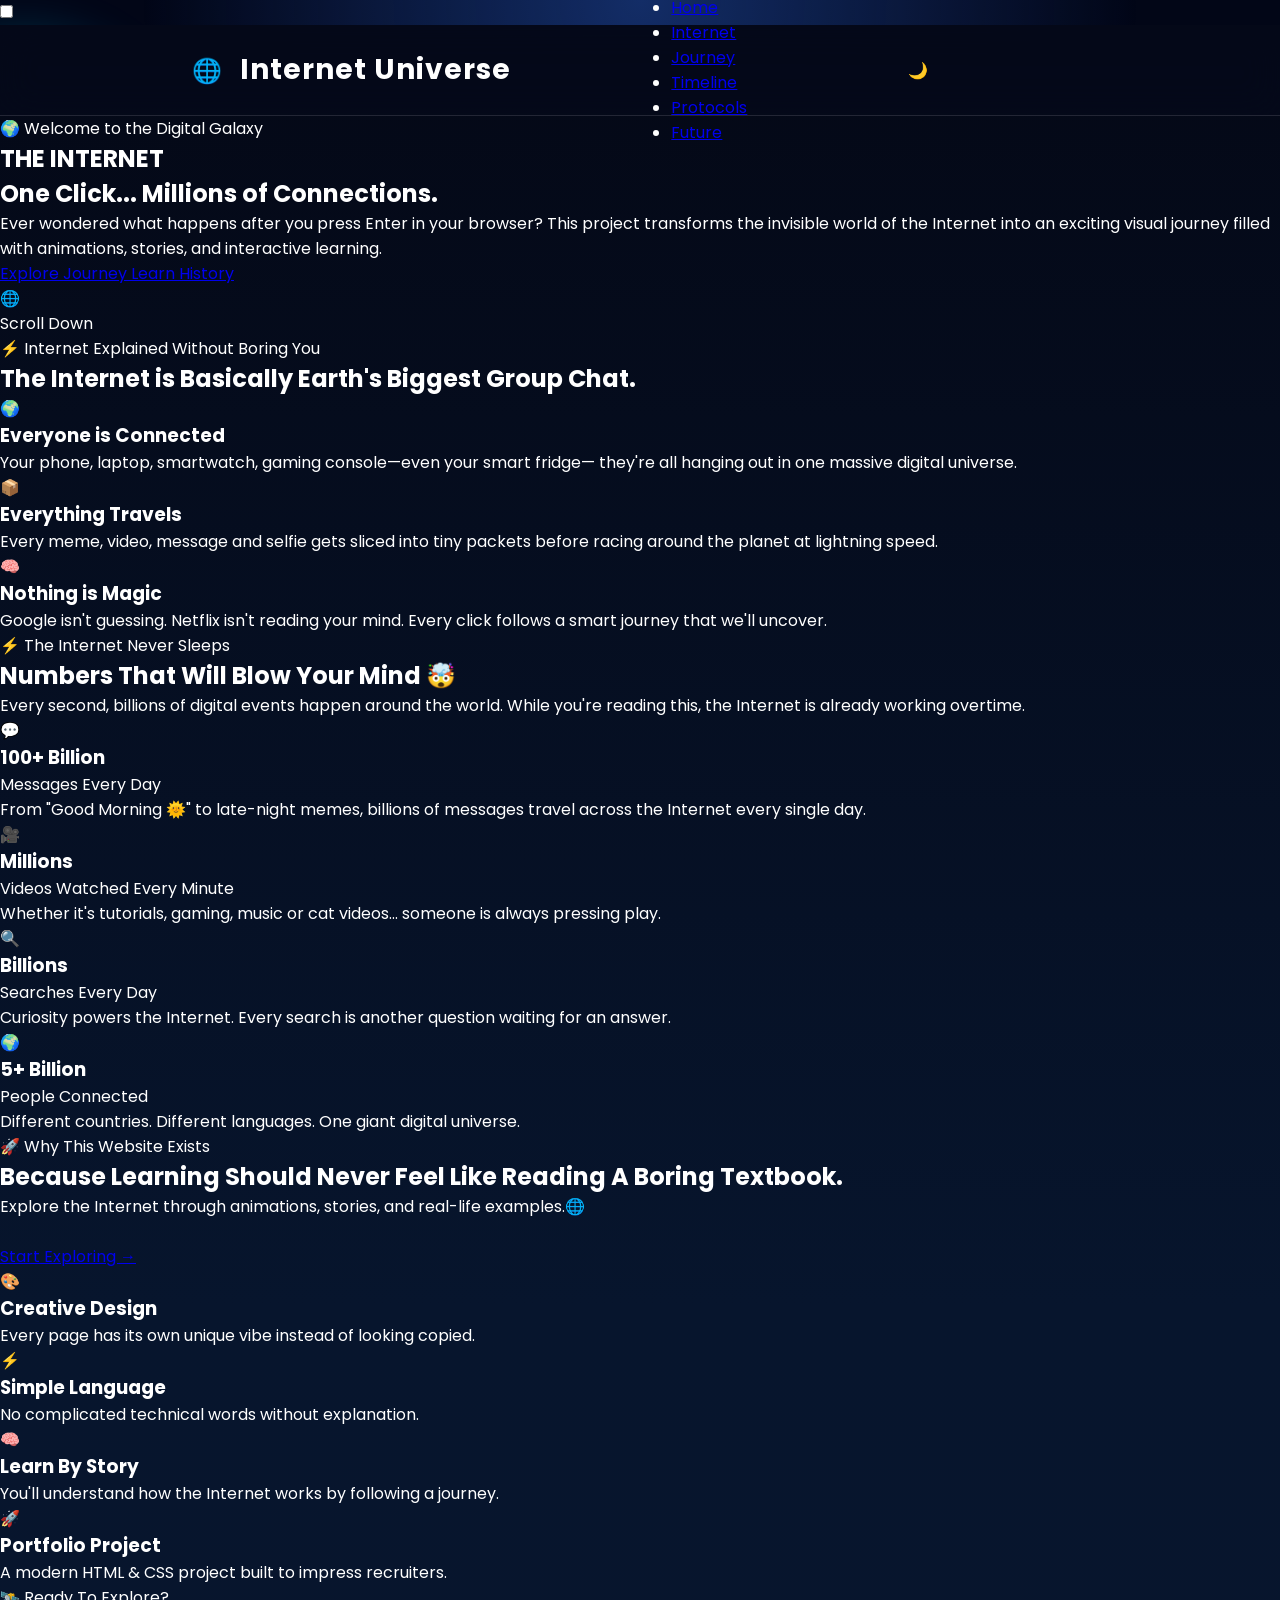
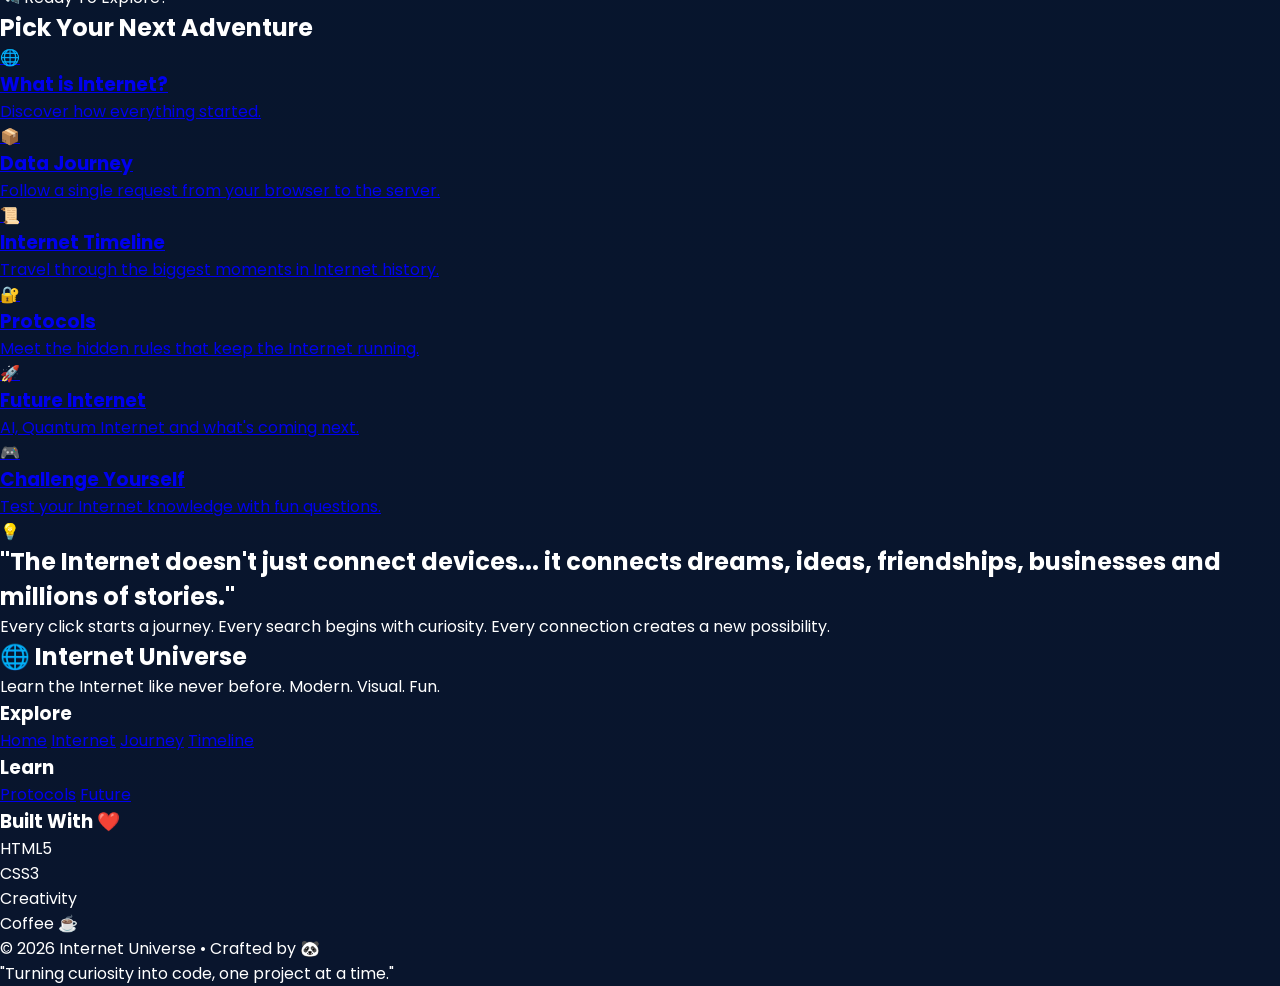
<file: index.html>
<!DOCTYPE html>
<html lang="en">
<head>
    <meta charset="UTF-8">
    <meta name="viewport" content="width=device-width, initial-scale=1.0">
    <title>Internet Universe | Explore the Digital World</title>

    <link rel="stylesheet" href="style.css">
</head>
<body>

<!--==========================
        THEME TOGGLE
===========================-->

<input type="checkbox" id="theme">

<!--==========================
        MOBILE MENU TOGGLE
===========================-->

<input type="checkbox" id="nav-toggle" class="nav-toggle">

<div class="website">

<header>

<nav class="navbar">

<!--==========================
        LOGO
===========================-->

<div class="logo">

<div class="planet">

<h2>🌐</h2>

<div class="ring"></div>

<div class="orbit orbit1">
<div class="dot dot1"></div>
</div>

<div class="orbit orbit2">
<div class="dot dot2"></div>
</div>

<div class="orbit orbit3">
<div class="dot dot3"></div>
</div>

</div>

<h1>Internet Universe</h1>

</div>

<!--==========================
        NAVIGATION
===========================-->

<ul class="nav-links">

<li><a href="index.html">Home</a></li>

<li><a href="about.html">Internet</a></li>

<li><a href="data-travel.html">Journey</a></li>

<li><a href="timeline.html">Timeline</a></li>

<li><a href="protocols.html">Protocols</a></li>

<li><a href="future.html">Future</a></li>

</ul>

<!--==========================
        THEME BUTTON
===========================-->

<label for="theme" class="theme-btn">

🌙

</label>

<!--==========================
        HAMBURGER MENU
===========================-->

<label for="nav-toggle" class="menu-toggle">

<span></span>

<span></span>

<span></span>

</label>

</nav>

</header>

        <!--========================
           Animated Background
        =========================-->

        <section class="background">

            <span class="star s1"></span>
            <span class="star s2"></span>
            <span class="star s3"></span>
            <span class="star s4"></span>
            <span class="star s5"></span>
            <span class="star s6"></span>
            <span class="star s7"></span>
            <span class="star s8"></span>
            <span class="star s9"></span>
            <span class="star s10"></span>

            <div class="circle c1"></div>
            <div class="circle c2"></div>
            <div class="circle c3"></div>

        </section>

        <!--========================
             HERO SECTION
        =========================-->

        <section class="hero">

            <div class="hero-left">

                <p class="tag">

                    🌍 Welcome to the Digital Galaxy

                </p>

                <h1>

                    THE <span>INTERNET</span>

                </h1>

                <h2>

                    One Click...
                    Millions of Connections.

                </h2>

                <p class="description">

                    Ever wondered what happens after you press Enter in your browser?

                    This project transforms the invisible world of the Internet into
                    an exciting visual journey filled with animations, stories, and
                    interactive learning.

                </p>

                <div class="buttons">

                    <a href="about.html" class="btn explore">

                        Explore Journey

                    </a>

                    <a href="timeline.html" class="btn learn">

                        Learn History

                    </a>

                </div>

            </div>

            <!--========================
               INTERNET LOGO
            =========================-->

            <div class="hero-right">

                <div class="internet-logo">

                    <div class="outer-ring"></div>

                    <div class="middle-ring"></div>

                    <div class="inner-ring"></div>

                    <div class="globe">

                        🌐

                    </div>

                    <div class="satellite sat1"></div>
                    <div class="satellite sat2"></div>
                    <div class="satellite sat3"></div>

                </div>

            </div>

        </section>

        <!--========================
            Scroll Indicator
        =========================-->

        <div class="scroll">

            <span></span>

            <p>Scroll Down</p>

        </div>

<!--=========================================
        INTERNET IN ONE SENTENCE
==========================================-->

<section class="internet-intro">

    <div class="intro-title">

        <p>⚡ Internet Explained Without Boring You</p>

        <h2>
            The Internet is Basically
            <span>Earth's Biggest Group Chat.</span>
        </h2>

    </div>

    <div class="intro-container">

        <div class="intro-card">

            <div class="emoji">🌍</div>

            <h3>Everyone is Connected</h3>

            <p>

                Your phone, laptop, smartwatch, gaming console—even your smart fridge—
                they're all hanging out in one massive digital universe.

            </p>

        </div>

        <div class="intro-card">

            <div class="emoji">📦</div>

            <h3>Everything Travels</h3>

            <p>

                Every meme, video, message and selfie gets sliced into tiny packets
                before racing around the planet at lightning speed.

            </p>

        </div>

        <div class="intro-card">

            <div class="emoji">🧠</div>

            <h3>Nothing is Magic</h3>

            <p>

                Google isn't guessing.
                Netflix isn't reading your mind.
                Every click follows a smart journey that we'll uncover.

            </p>

        </div>

    </div>

</section>


<!--=========================================
        INTERNET IN NUMBERS
==========================================-->

<section class="internet-stats">

    <div class="section-heading">

        <p>⚡ The Internet Never Sleeps</p>

        <h2>
            Numbers That Will
            <span>Blow Your Mind 🤯</span>
        </h2>

        <p class="section-text">
            Every second, billions of digital events happen around the world.
            While you're reading this, the Internet is already working overtime.
        </p>

    </div>

    <div class="stats-grid">

        <div class="stat-card">

            <div class="stat-icon">💬</div>

            <h3>100+ Billion</h3>

            <span>Messages Every Day</span>

            <p>
                From "Good Morning 🌞" to late-night memes,
                billions of messages travel across the Internet every single day.
            </p>

        </div>

        <div class="stat-card">

            <div class="stat-icon">🎥</div>

            <h3>Millions</h3>

            <span>Videos Watched Every Minute</span>

            <p>
                Whether it's tutorials, gaming, music or cat videos...
                someone is always pressing play.
            </p>

        </div>

        <div class="stat-card">

            <div class="stat-icon">🔍</div>

            <h3>Billions</h3>

            <span>Searches Every Day</span>

            <p>
                Curiosity powers the Internet.
                Every search is another question waiting for an answer.
            </p>

        </div>

        <div class="stat-card">

            <div class="stat-icon">🌍</div>

            <h3>5+ Billion</h3>

            <span>People Connected</span>

            <p>
                Different countries.
                Different languages.
                One giant digital universe.
            </p>

        </div>

    </div>

</section>

<!--=========================================
        WHY THIS WEBSITE?
==========================================-->

<section class="why-section">

    <div class="why-left">

        <p class="mini-title">
            🚀 Why This Website Exists
        </p>

        <h2>

            Because Learning Should Never Feel Like
            <span>Reading A Boring Textbook.</span>

        </h2>

        <p>

           
    Explore the Internet through animations,
    stories,
    and real-life examples.🌐
        </p>
        <br>

        <a href="about.html" class="btn explore">

            Start Exploring →

        </a>

    </div>

    <div class="why-right">

        <div class="feature">

            <div>🎨</div>

            <h3>Creative Design</h3>

            <p>
                Every page has its own unique vibe instead of looking copied.
            </p>

        </div>

        <div class="feature">

            <div>⚡</div>

            <h3>Simple Language</h3>

            <p>
                No complicated technical words without explanation.
            </p>

        </div>

        <div class="feature">

            <div>🧠</div>

            <h3>Learn By Story</h3>

            <p>
                You'll understand how the Internet works by following a journey.
            </p>

        </div>

        <div class="feature">

            <div>🚀</div>

            <h3>Portfolio Project</h3>

            <p>
                A modern HTML & CSS project built to impress recruiters.
            </p>

        </div>

    </div>

</section>

<!--=========================================
        EXPLORE THE UNIVERSE
==========================================-->

<section class="explore-pages">

    <div class="section-heading">

        <p>🛰️ Ready To Explore?</p>

        <h2>

            Pick Your Next Adventure

        </h2>

    </div>

    <div class="page-grid">

        <a href="about.html" class="page-card">

            <div>🌐</div>

            <h3>What is Internet?</h3>

            <p>
                Discover how everything started.
            </p>

        </a>

        <a href="data-travel.html" class="page-card">

            <div>📦</div>

            <h3>Data Journey</h3>

            <p>
                Follow a single request from your browser to the server.
            </p>

        </a>

        <a href="timeline.html" class="page-card">

            <div>📜</div>

            <h3>Internet Timeline</h3>

            <p>
                Travel through the biggest moments in Internet history.
            </p>

        </a>

        <a href="protocols.html" class="page-card">

            <div>🔐</div>

            <h3>Protocols</h3>

            <p>
                Meet the hidden rules that keep the Internet running.
            </p>

        </a>

        <a href="future.html" class="page-card">

            <div>🚀</div>

            <h3>Future Internet</h3>

            <p>
                AI, Quantum Internet and what's coming next.
            </p>

        </a>

        <a href="quiz.html" class="page-card">

            <div>🎮</div>

            <h3>Challenge Yourself</h3>

            <p>
                Test your Internet knowledge with fun questions.
            </p>

        </a>

    </div>

</section>
<!--=========================================
            DIGITAL QUOTE SECTION
==========================================-->

<section class="digital-quote">

    <div class="quote-box">

        <span class="quote-icon">💡</span>

        <h2>

            "The Internet doesn't just connect devices...

            it connects dreams, ideas, friendships,

            businesses and millions of stories."

        </h2>

        <p>

            Every click starts a journey.
            Every search begins with curiosity.
            Every connection creates a new possibility.

        </p>

    </div>

</section>

<!--=========================================
        DEVELOPER SECTION
==========================================-->
<!--
<section class="developer">

    <div class="developer-card">

        <div class="developer-avatar">

            👨‍💻

        </div>

        <h2>

            Hey Explorer! 👋

        </h2>

        <p>

            Thanks for scrolling all the way down.
            That already makes you more curious than most people.

        </p>

        <p>

            I'm <strong>Nikki Singh</strong>,
            a BCA student who believes learning should never feel boring.

        </p>

        <p>

            Instead of creating another textbook-style website,
            I wanted to build something that actually feels alive.

        </p>

        <p>

            Every glowing animation...
            every orbit...
            every design choice...
            was built using only HTML & CSS.

            No JavaScript.
            Just creativity, patience and lots of debugging 😂☕

        </p>

        <div class="developer-tags">

            <span>HTML5</span>

            <span>CSS3</span>

            <span>UI Design</span>

            <span>Creative Coding</span>

            <span>Problem Solver</span>

        </div>

    </div>

</section>
-->

<!--=========================================
                FOOTER
==========================================-->

<footer class="footer">

    <div class="footer-top">

        <h2>

            🌐 Internet Universe

        </h2>

        <p>

            Learn the Internet like never before.

            Modern.
            Visual.
            Fun.

        </p>

    </div>

    <div class="footer-links">

        <div>

            <h3>Explore</h3>

            <a href="index.html">Home</a>

            <a href="about.html">Internet</a>

            <a href="data-travel.html">Journey</a>

            <a href="timeline.html">Timeline</a>

        </div>

        <div>

            <h3>Learn</h3>

            <a href="protocols.html">Protocols</a>

            <a href="future.html">Future</a>

         

        </div>

        <div>

            <h3>Built With ❤️</h3>

            <p>HTML5</p>

            <p>CSS3</p>

            <p>Creativity</p>

            <p>Coffee ☕</p>

        </div>

    </div>

    <div class="footer-bottom">

        <p>

            © 2026 Internet Universe • Crafted by
            <strong>🐼</strong>

        </p>

        <p>

            "Turning curiosity into code,
            one project at a time."

        </p>

    </div>

</footer>

</div>
</body>

</html>
</file>
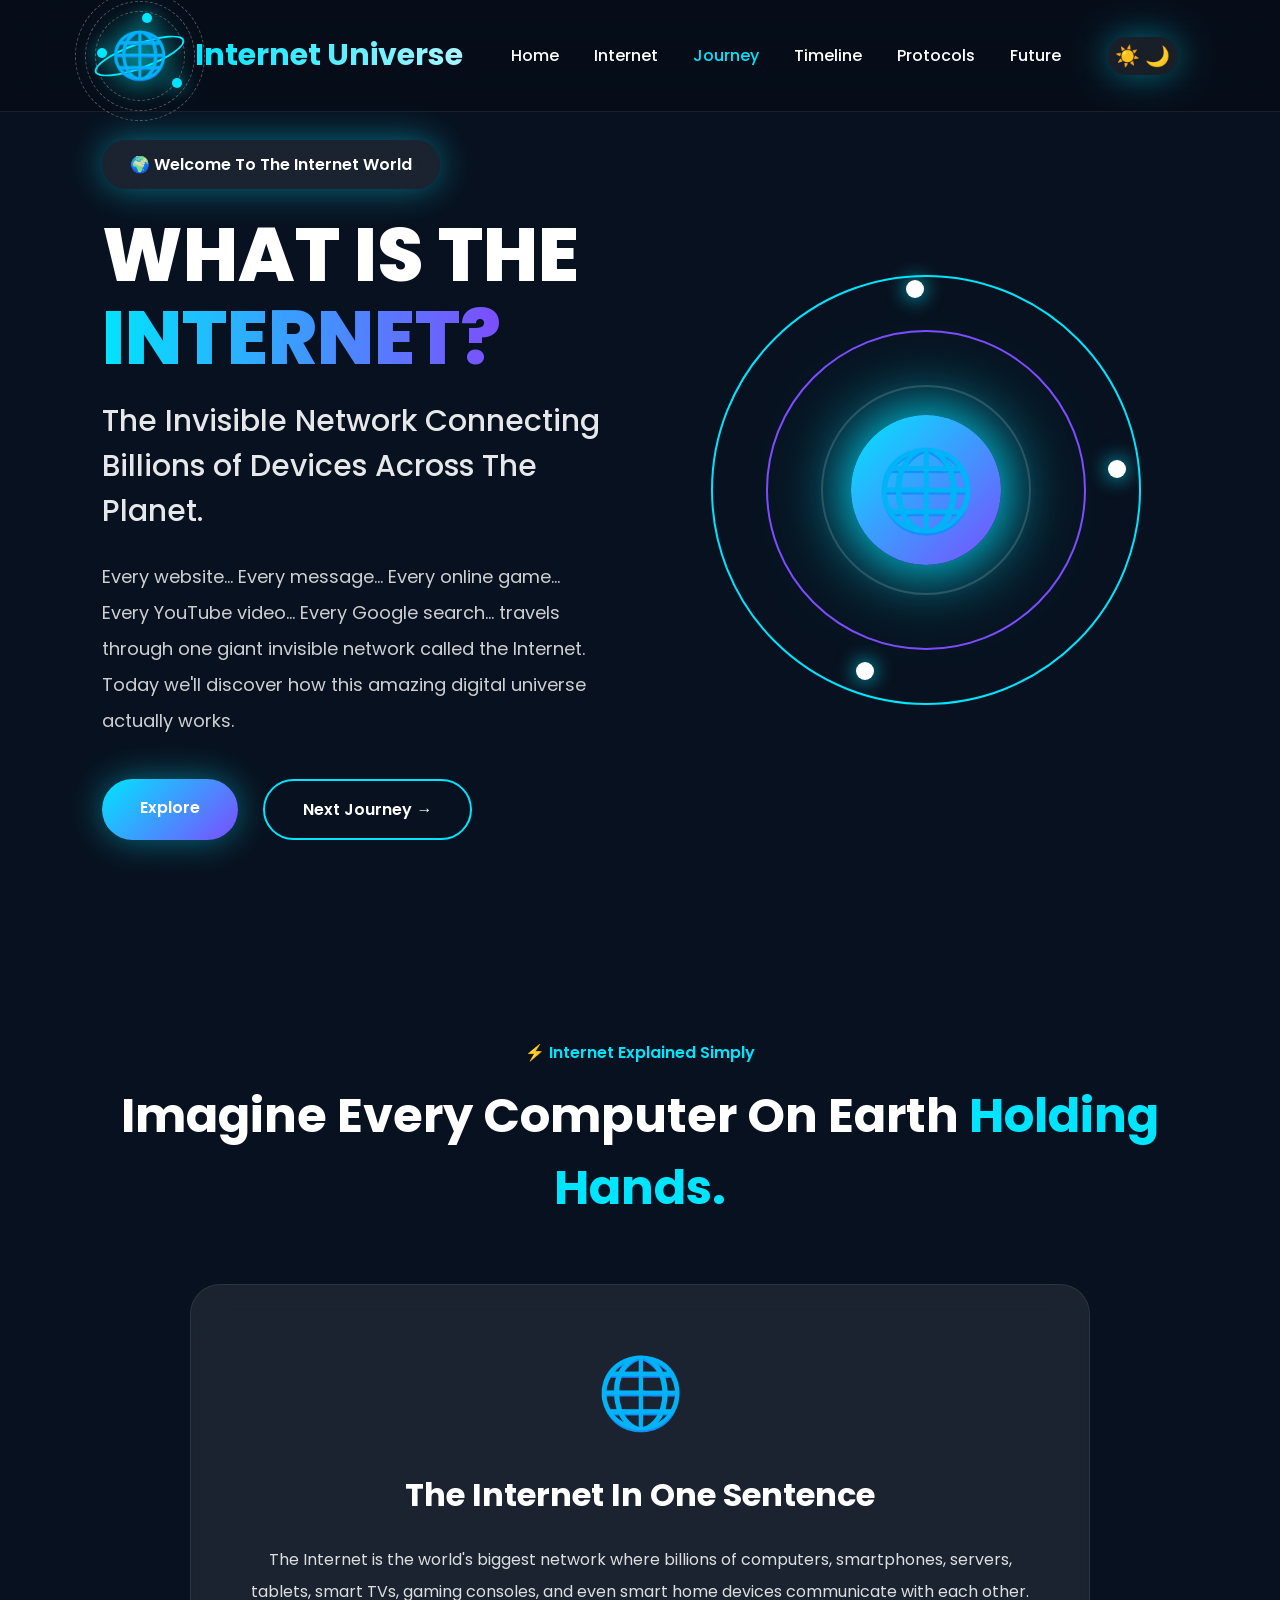
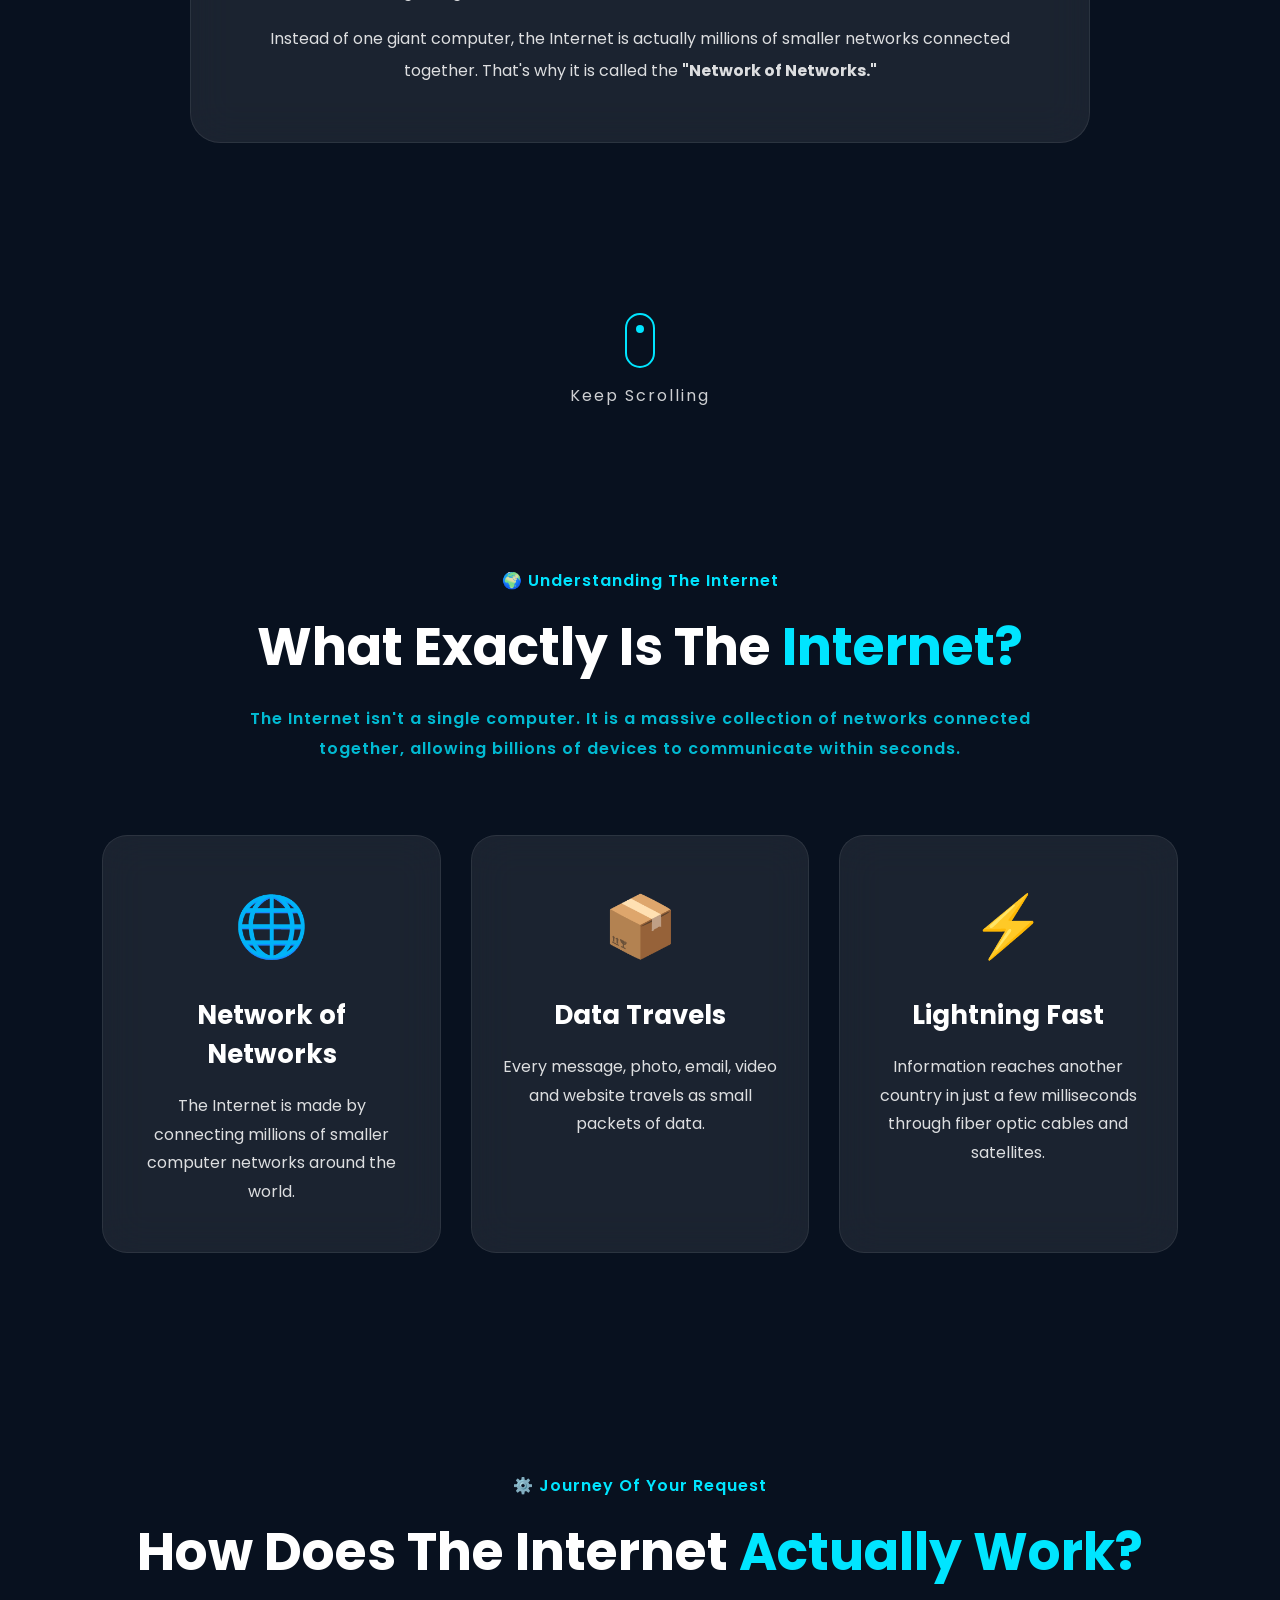
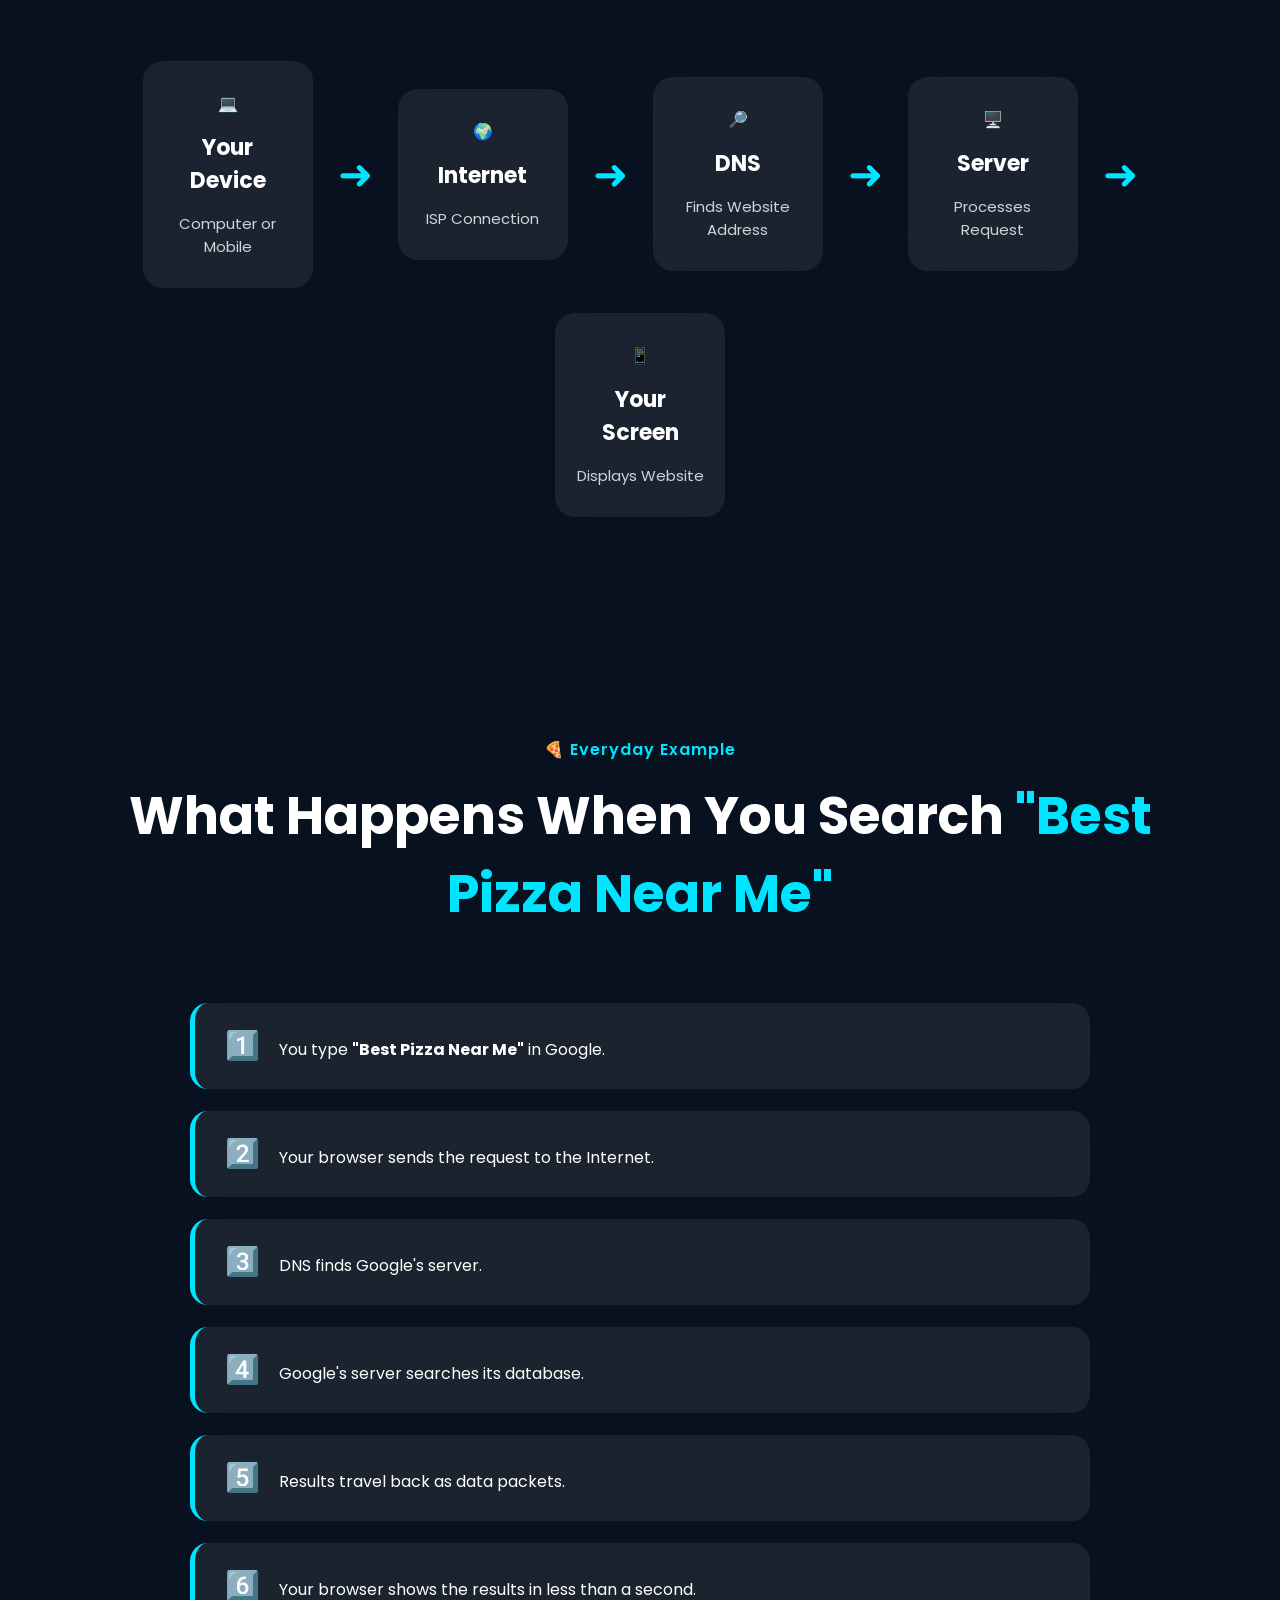
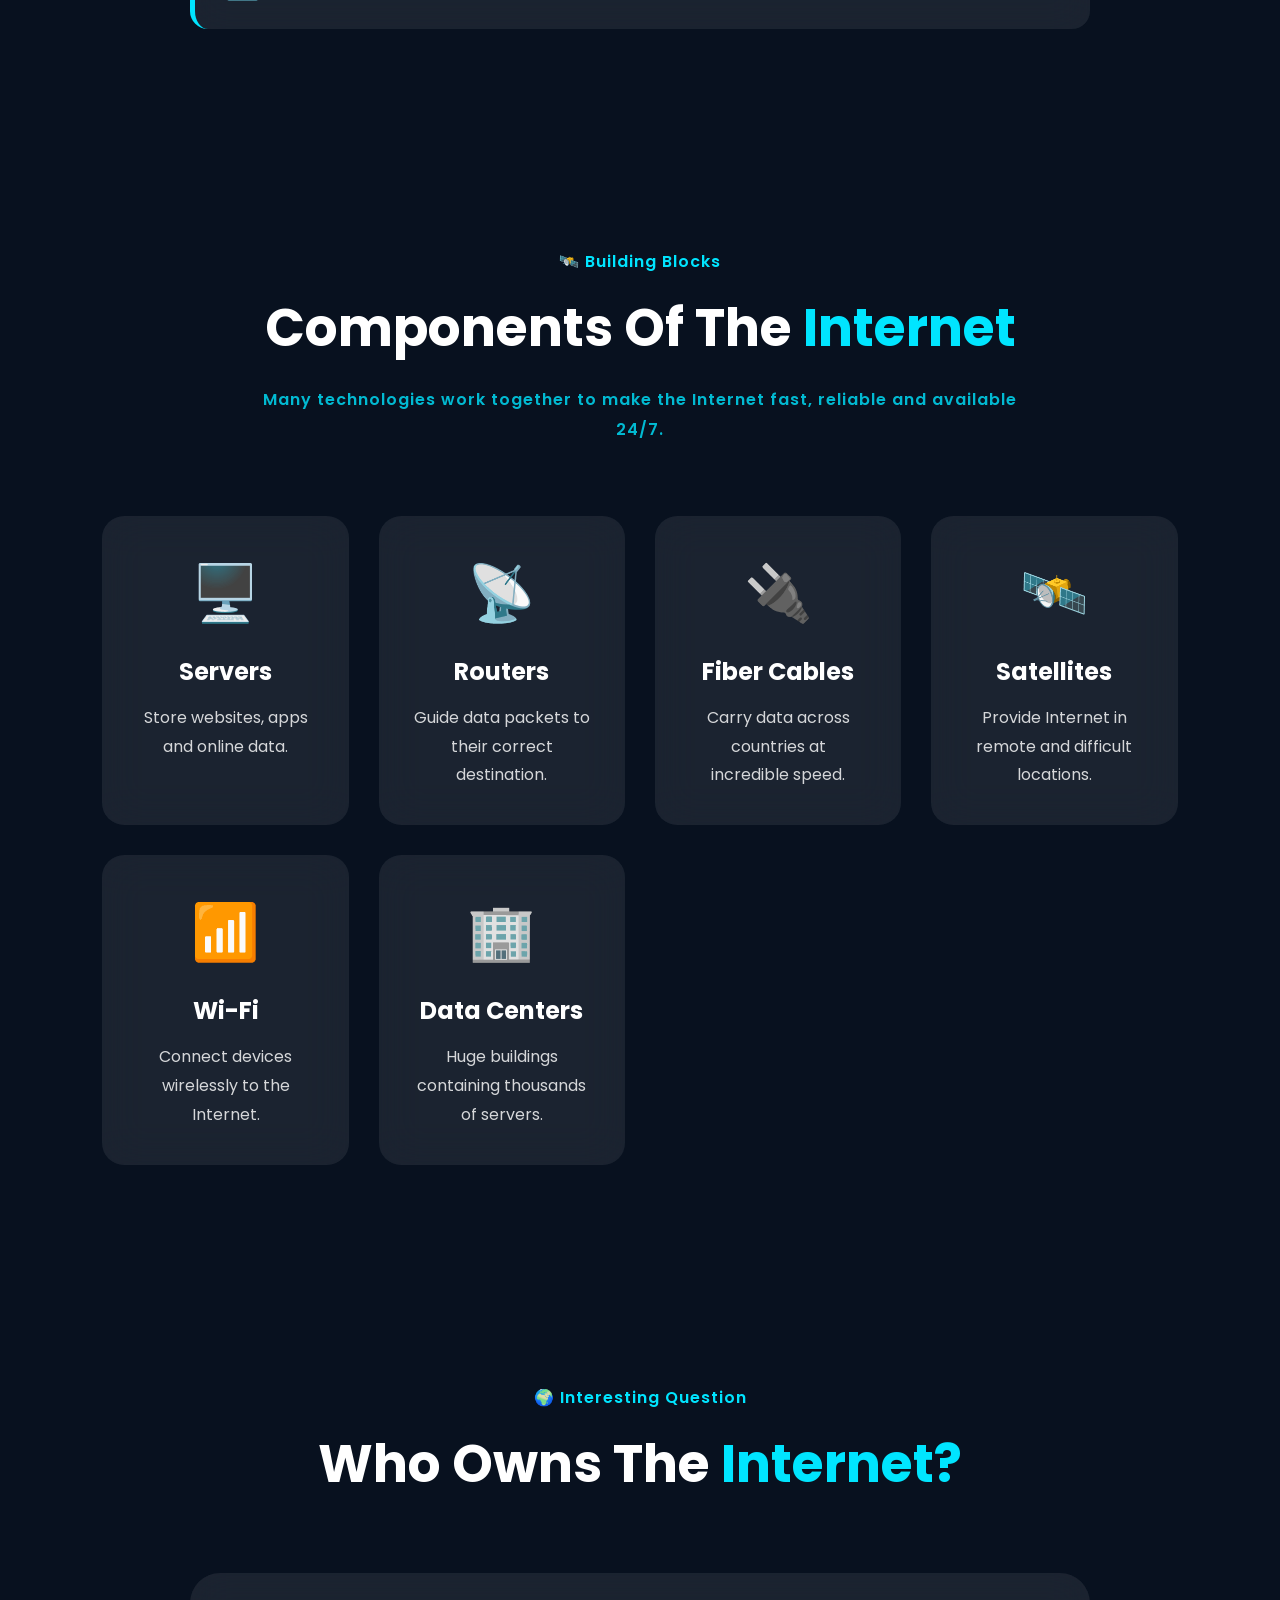
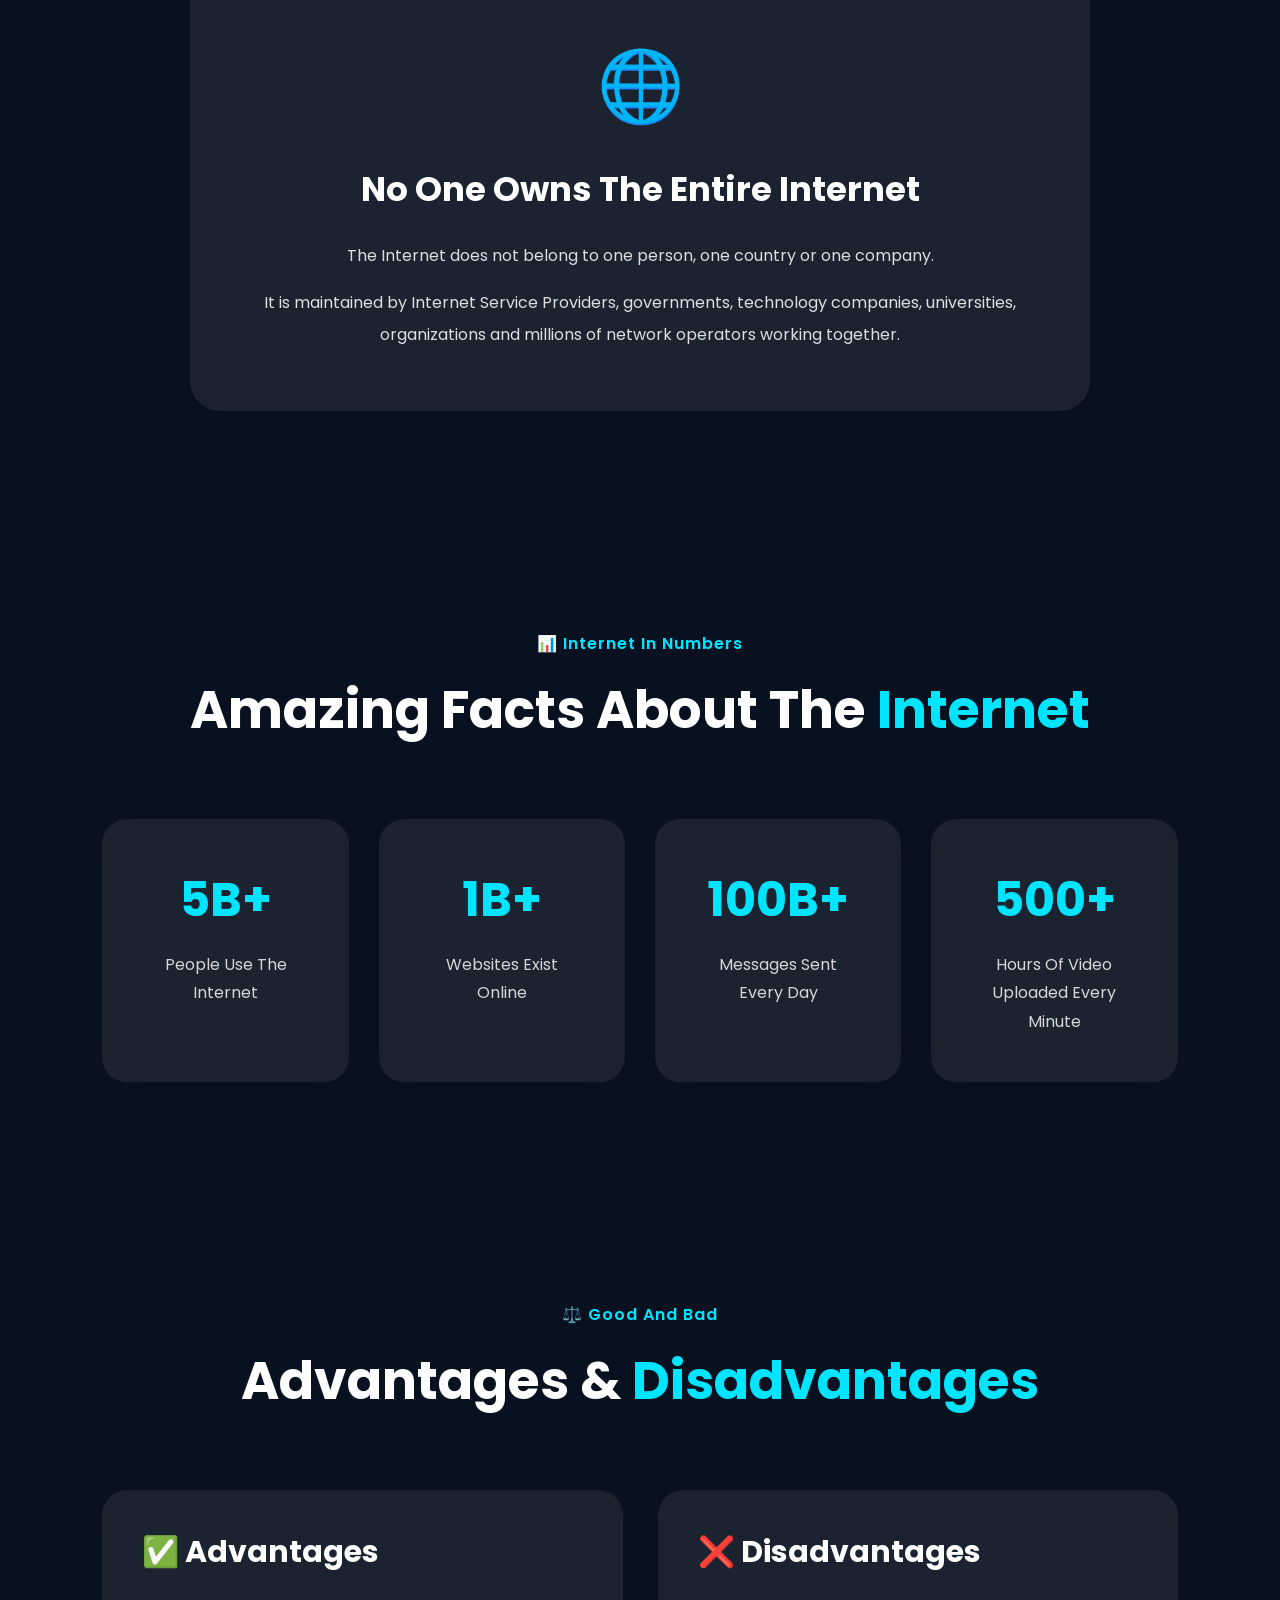
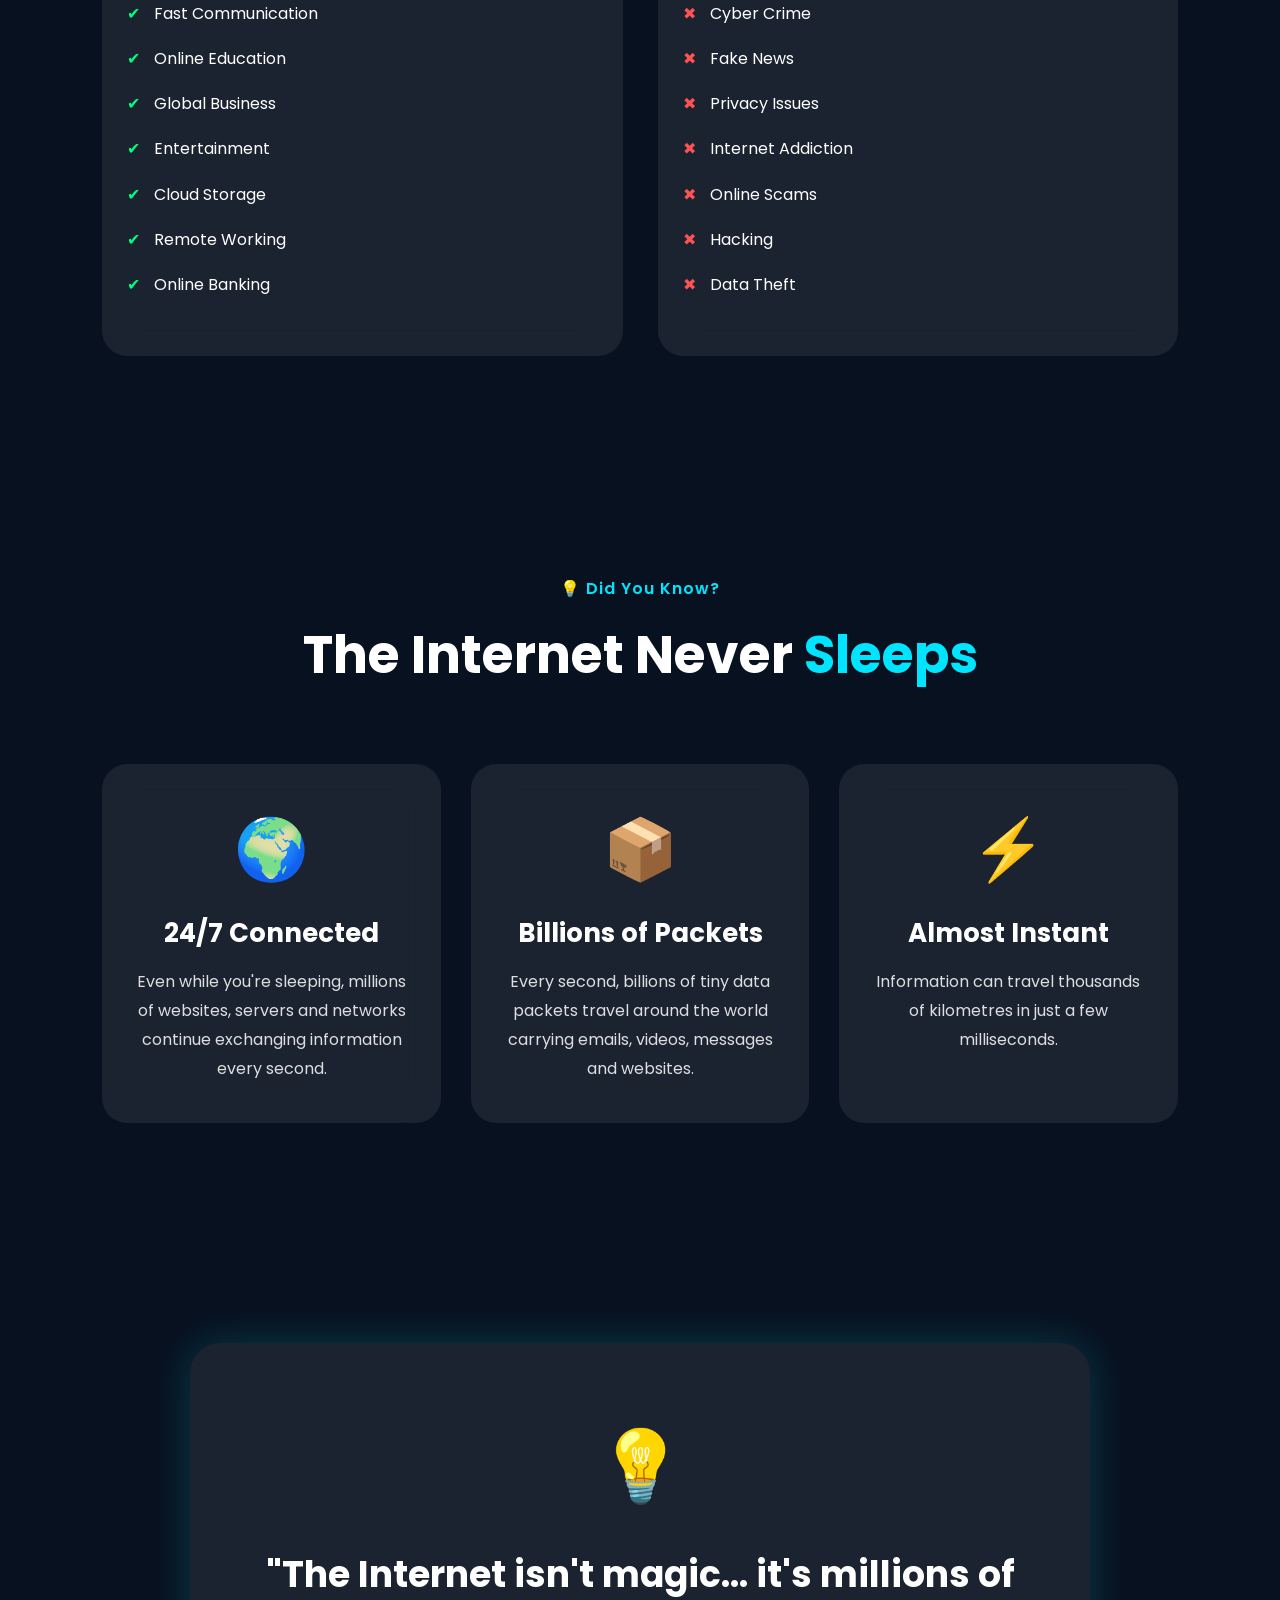
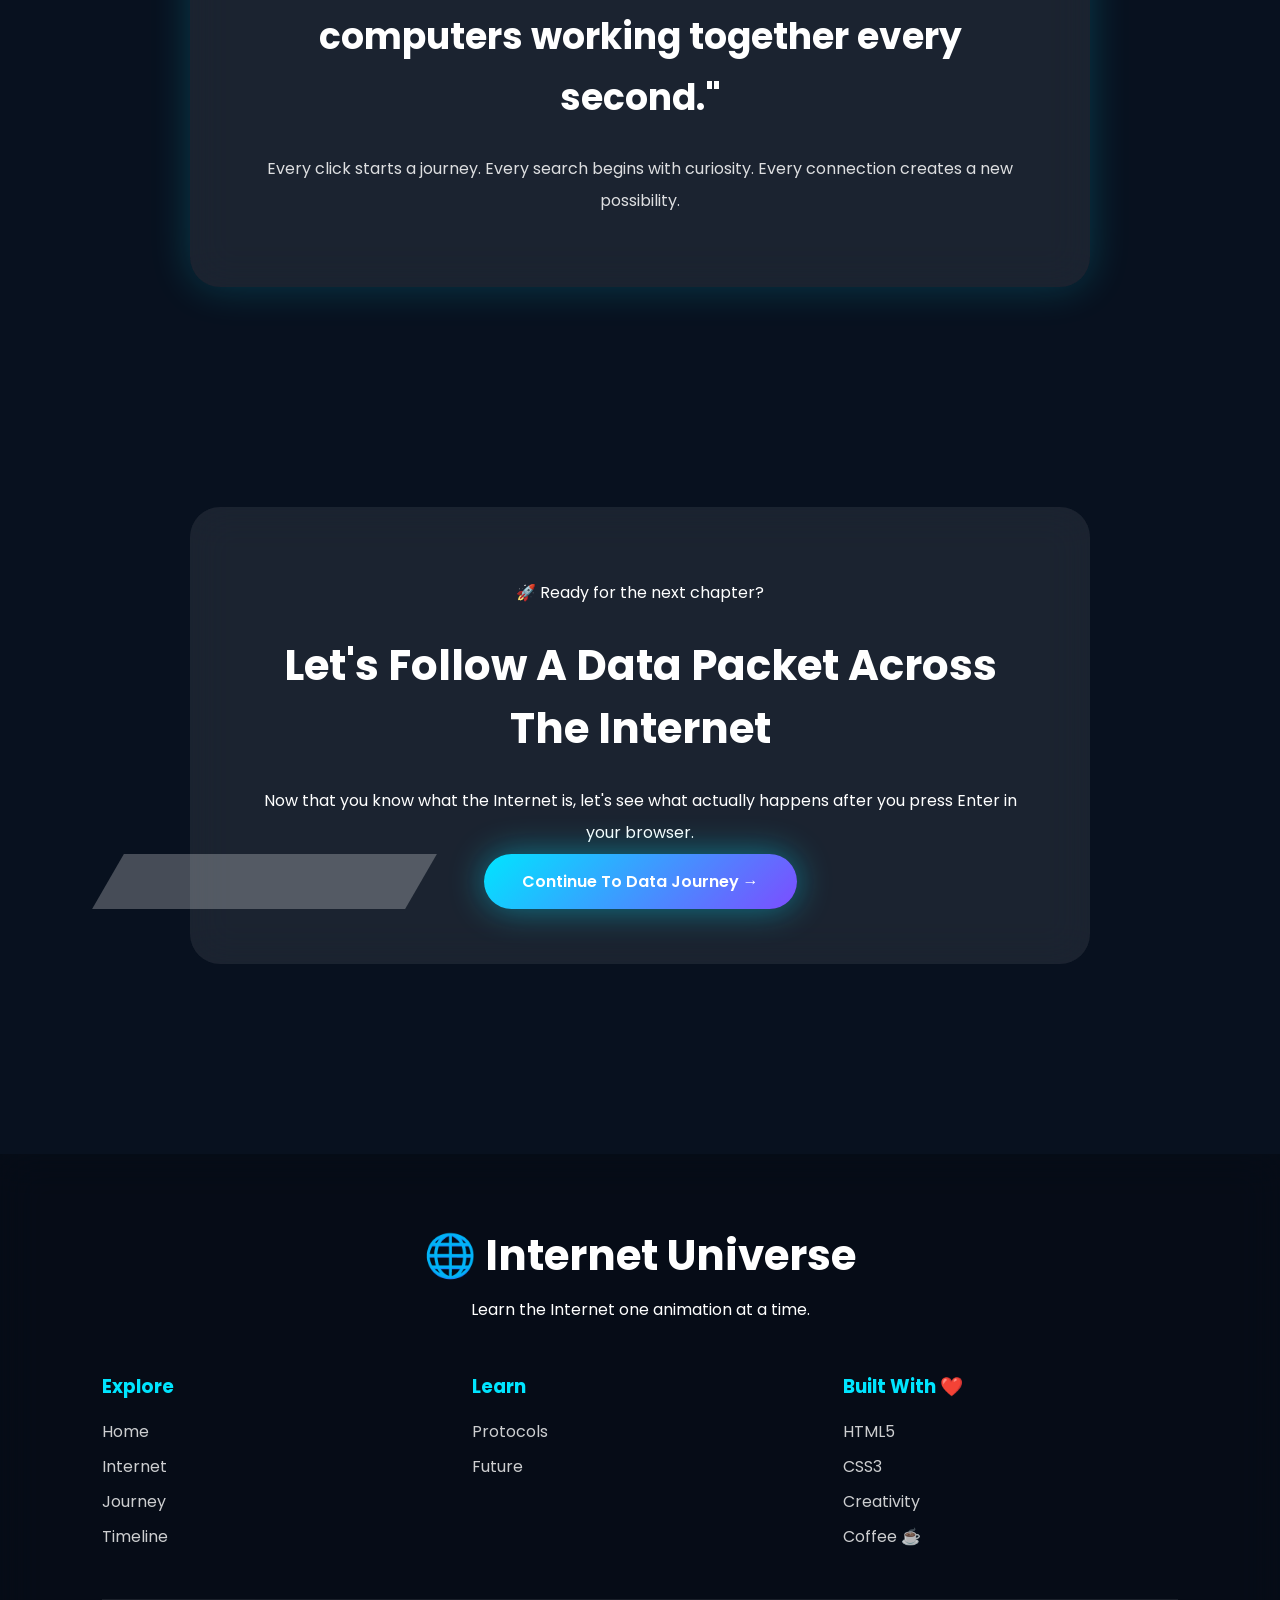
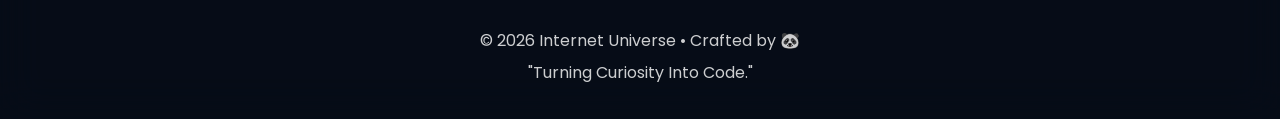
<file: about.html>
<!DOCTYPE html>
<html lang="en">

<head>
    <meta charset="UTF-8">
    <meta name="viewport" content="width=device-width, initial-scale=1.0">
    <title>What is Internet | Internet Universe</title>

    <link rel="stylesheet" href="about.css">
    
</head>

<body>

    <!--=========================
            THEME TOGGLE
    ==========================-->

    <input type="checkbox" id="theme">

    <div class="website">

        <!--=========================
                HEADER
        ==========================-->

        <header>

                   
<nav class="navbar">

    <div class="logo">

        <div class="planet">
            <div class="ring"></div>

            <div class="orbit orbit1"></div>
            <div class="orbit orbit2"></div>
            <div class="orbit orbit3"></div>

            <span class="dot dot1"></span>
            <span class="dot dot2"></span>
            <span class="dot dot3"></span>

            <h2>🌐</h2>
        </div>

        <h1>Internet Universe</h1>

    </div>

    <input type="checkbox" id="menu-toggle">

    <label for="menu-toggle" class="menu-icon">
        &#9776;
    </label>

    <ul class="nav-links">

        <li><a href="index.html">Home</a></li>

        <li><a href="about.html">Internet</a></li>

        <li><a href="data-travel.html" class="active"> Journey</a></li>

        <li><a href="timeline.html">Timeline</a></li>

        <li><a href="protocols.html">Protocols</a></li>

        <li><a href="future.html">Future</a></li>

    </ul>

    <label for="theme" class="theme-btn">
        ☀️ 🌙
    </label>

</nav>

        </header>

        <!--=========================
            ANIMATED BACKGROUND
        ==========================-->

        <section class="background">

            <span class="star s1"></span>
            <span class="star s2"></span>
            <span class="star s3"></span>
            <span class="star s4"></span>
            <span class="star s5"></span>
            <span class="star s6"></span>
            <span class="star s7"></span>
            <span class="star s8"></span>
            <span class="star s9"></span>
            <span class="star s10"></span>

            <div class="grid"></div>

            <div class="circle c1"></div>
            <div class="circle c2"></div>
            <div class="circle c3"></div>

        </section>

        <!--=========================
                HERO SECTION
        ==========================-->

        <section class="hero">

            <div class="hero-left">

                <p class="tag">
                    🌍 Welcome To The Internet World
                </p>

                <h1>
                    WHAT IS THE
                    <span>INTERNET?</span>
                </h1>

                <h2>
                    The Invisible Network Connecting Billions of Devices Across The Planet.
                </h2>

                <p class="description">

                    Every website...

                    Every message...

                    Every online game...

                    Every YouTube video...

                    Every Google search...

                    travels through one giant invisible network called the Internet.

                    Today we'll discover how this amazing digital universe actually works.

                </p>

                <div class="buttons">

                    <a href="#intro" class="btn explore">
                        Explore
                    </a>

                    <a href="data-travel.html" class="btn learn">
                        Next Journey →
                    </a>

                </div>

            </div>

            <div class="hero-right">

                <div class="internet-logo">

                    <div class="outer-ring"></div>

                    <div class="middle-ring"></div>

                    <div class="inner-ring"></div>

                    <div class="globe">
                        🌐
                    </div>

                    <div class="satellite sat1"></div>
                    <div class="satellite sat2"></div>
                    <div class="satellite sat3"></div>

                </div>

            </div>

        </section>

        <!--=========================
        INTERNET IN ONE SENTENCE
        ==========================-->

        <section class="intro" id="intro">

            <div class="intro-heading">

                <p>⚡ Internet Explained Simply</p>

                <h2>

                    Imagine Every Computer On Earth

                    <span>Holding Hands.</span>

                </h2>

            </div>

            <div class="intro-card">

                <div class="intro-icon">
                    🌐
                </div>

                <h3>
                    The Internet In One Sentence
                </h3>

                <p>

                    The Internet is the world's biggest network where billions of computers,
                    smartphones, servers, tablets, smart TVs, gaming consoles, and even smart
                    home devices communicate with each other.

                </p>

                <p>

                    Instead of one giant computer, the Internet is actually millions of smaller
                    networks connected together. That's why it is called the
                    <strong>"Network of Networks."</strong>

                </p>

            </div>

        </section>

        <!--=========================
            SCROLL INDICATOR
        ==========================-->

        <div class="scroll">

            <span></span>

            <p>Keep Scrolling</p>

        </div>

        <!-- ABOUT PAGE PART 2 STARTS FROM HERE -->
         <!--=========================================
        WHAT IS INTERNET?
==========================================-->

<section class="what-internet">

    <div class="section-heading">

        <p>🌍 Understanding The Internet</p>

        <h2>
            What Exactly Is The
            <span>Internet?</span>
        </h2>

        <p class="section-text">

            The Internet isn't a single computer.

            It is a massive collection of networks connected together,
            allowing billions of devices to communicate within seconds.

        </p>

    </div>

    <div class="internet-grid">

        <div class="internet-card">

            <div class="card-icon">
                🌐
            </div>

            <h3>Network of Networks</h3>

            <p>

                The Internet is made by connecting millions of smaller
                computer networks around the world.

            </p>

        </div>

        <div class="internet-card">

            <div class="card-icon">
                📦
            </div>

            <h3>Data Travels</h3>

            <p>

                Every message,
                photo,
                email,
                video and website
                travels as small packets of data.

            </p>

        </div>

        <div class="internet-card">

            <div class="card-icon">
                ⚡
            </div>

            <h3>Lightning Fast</h3>

            <p>

                Information reaches another country
                in just a few milliseconds through
                fiber optic cables and satellites.

            </p>

        </div>

    </div>

</section>

<!--=========================================
        HOW INTERNET WORKS
==========================================-->

<section class="internet-work">

    <div class="section-heading">

        <p>⚙️ Journey Of Your Request</p>

        <h2>

            How Does The Internet
            <span>Actually Work?</span>

        </h2>

    </div>

    <div class="flow">

        <div class="flow-box">
            💻
            <h3>Your Device</h3>
            <p>Computer or Mobile</p>
        </div>

        <div class="arrow">➜</div>

        <div class="flow-box">
            🌍
            <h3>Internet</h3>
            <p>ISP Connection</p>
        </div>

        <div class="arrow">➜</div>

        <div class="flow-box">
            🔎
            <h3>DNS</h3>
            <p>Finds Website Address</p>
        </div>

        <div class="arrow">➜</div>

        <div class="flow-box">
            🖥️
            <h3>Server</h3>
            <p>Processes Request</p>
        </div>

        <div class="arrow">➜</div>

        <div class="flow-box">
            📱
            <h3>Your Screen</h3>
            <p>Displays Website</p>
        </div>

    </div>

</section>

<!--=========================================
        REAL LIFE EXAMPLE
==========================================-->

<section class="real-example">

    <div class="section-heading">

        <p>🍕 Everyday Example</p>

        <h2>

            What Happens When You Search

            <span>"Best Pizza Near Me"</span>

        </h2>

    </div>

    <div class="example-card">

        <div class="step">
            <span>1️⃣</span>
            You type <b>"Best Pizza Near Me"</b>
            in Google.
        </div>

        <div class="step">
            <span>2️⃣</span>
            Your browser sends the request
            to the Internet.
        </div>

        <div class="step">
            <span>3️⃣</span>
            DNS finds Google's server.
        </div>

        <div class="step">
            <span>4️⃣</span>
            Google's server searches
            its database.
        </div>

        <div class="step">
            <span>5️⃣</span>
            Results travel back as data packets.
        </div>

        <div class="step">
            <span>6️⃣</span>
            Your browser shows the results
            in less than a second.
        </div>

    </div>

</section>

<!--============ PART 3 STARTS HERE ============-->


<!--=========================================
        COMPONENTS OF INTERNET
==========================================-->

<section class="components">

    <div class="section-heading">

        <p>🛰️ Building Blocks</p>

        <h2>
            Components Of The
            <span>Internet</span>
        </h2>

        <p class="section-text">
            Many technologies work together to make the Internet fast,
            reliable and available 24/7.
        </p>

    </div>

    <div class="component-grid">

        <div class="component-card">
            <div class="icon">🖥️</div>
            <h3>Servers</h3>
            <p>Store websites, apps and online data.</p>
        </div>

        <div class="component-card">
            <div class="icon">📡</div>
            <h3>Routers</h3>
            <p>Guide data packets to their correct destination.</p>
        </div>

        <div class="component-card">
            <div class="icon">🔌</div>
            <h3>Fiber Cables</h3>
            <p>Carry data across countries at incredible speed.</p>
        </div>

        <div class="component-card">
            <div class="icon">🛰️</div>
            <h3>Satellites</h3>
            <p>Provide Internet in remote and difficult locations.</p>
        </div>

        <div class="component-card">
            <div class="icon">📶</div>
            <h3>Wi-Fi</h3>
            <p>Connect devices wirelessly to the Internet.</p>
        </div>

        <div class="component-card">
            <div class="icon">🏢</div>
            <h3>Data Centers</h3>
            <p>Huge buildings containing thousands of servers.</p>
        </div>

    </div>

</section>

<!--=========================================
        WHO OWNS INTERNET
==========================================-->

<section class="ownership">

    <div class="section-heading">

        <p>🌍 Interesting Question</p>

        <h2>

            Who Owns The
            <span>Internet?</span>

        </h2>

    </div>

    <div class="owner-card">

        <div class="owner-icon">
            🌐
        </div>

        <h3>No One Owns The Entire Internet</h3>

        <p>

            The Internet does not belong to one person,
            one country or one company.

        </p>

        <p>

            It is maintained by Internet Service Providers,
            governments,
            technology companies,
            universities,
            organizations and millions of network operators
            working together.

        </p>

    </div>

</section>

<!--=========================================
        AMAZING INTERNET FACTS
==========================================-->

<section class="facts">

    <div class="section-heading">

        <p>📊 Internet In Numbers</p>

        <h2>

            Amazing Facts About The

            <span>Internet</span>

        </h2>

    </div>

    <div class="facts-grid">

        <div class="fact-card">

            <h2>5B+</h2>

            <p>People Use The Internet</p>

        </div>

        <div class="fact-card">

            <h2>1B+</h2>

            <p>Websites Exist Online</p>

        </div>

        <div class="fact-card">

            <h2>100B+</h2>

            <p>Messages Sent Every Day</p>

        </div>

        <div class="fact-card">

            <h2>500+</h2>

            <p>Hours Of Video Uploaded Every Minute</p>

        </div>

    </div>

</section>

<!--=========================================
    ADVANTAGES VS DISADVANTAGES
==========================================-->

<section class="pros-cons">

    <div class="section-heading">

        <p>⚖️ Good And Bad</p>

        <h2>

            Advantages &
            <span>Disadvantages</span>

        </h2>

    </div>

    <div class="compare">

        <div class="advantages">

            <h3>✅ Advantages</h3>

            <ul>

                <li>Fast Communication</li>

                <li>Online Education</li>

                <li>Global Business</li>

                <li>Entertainment</li>

                <li>Cloud Storage</li>

                <li>Remote Working</li>

                <li>Online Banking</li>

            </ul>

        </div>

        <div class="disadvantages">

            <h3>❌ Disadvantages</h3>

            <ul>

                <li>Cyber Crime</li>

                <li>Fake News</li>

                <li>Privacy Issues</li>

                <li>Internet Addiction</li>

                <li>Online Scams</li>

                <li>Hacking</li>

                <li>Data Theft</li>

            </ul>

        </div>

    </div>

</section>

<!--=========================
      PART 4 STARTS HERE
==========================-->

<!--=========================================
            DID YOU KNOW?
==========================================-->

<section class="did-you-know">

    <div class="section-heading">

        <p>💡 Did You Know?</p>

        <h2>

            The Internet Never

            <span>Sleeps</span>

        </h2>

    </div>

    <div class="facts-container">

        <div class="fact-box">

            <div class="fact-icon">🌍</div>

            <h3>24/7 Connected</h3>

            <p>

                Even while you're sleeping,
                millions of websites,
                servers and networks continue
                exchanging information every second.

            </p>

        </div>

        <div class="fact-box">

            <div class="fact-icon">📦</div>

            <h3>Billions of Packets</h3>

            <p>

                Every second,
                billions of tiny data packets
                travel around the world carrying
                emails,
                videos,
                messages and websites.

            </p>

        </div>

        <div class="fact-box">

            <div class="fact-icon">⚡</div>

            <h3>Almost Instant</h3>

            <p>

                Information can travel
                thousands of kilometres
                in just a few milliseconds.

            </p>

        </div>

    </div>

</section>

<!--=========================================
            DIGITAL QUOTE
==========================================-->

<section class="digital-quote">

    <div class="quote-box">

        <span class="quote-icon">💡</span>

        <h2>

            "The Internet isn't magic...

            it's millions of computers

            working together

            every second."

        </h2>

        <p>

            Every click starts a journey.

            Every search begins with curiosity.

            Every connection creates a new possibility.

        </p>

    </div>

</section>

<!--=========================================
        CONTINUE JOURNEY
==========================================-->

<section class="next-page">

    <div class="next-card">

        <p>

            🚀 Ready for the next chapter?

        </p>

        <h2>

            Let's Follow A Data Packet

            Across The Internet

        </h2>

        <p>

            Now that you know what the Internet is,
            let's see what actually happens
            after you press Enter in your browser.

        </p>

        <a href="data-travel.html" class="btn explore">

            Continue To Data Journey →

        </a>

    </div>

</section>


<!--=========================================
                FOOTER
==========================================-->

<footer class="footer">

    <div class="footer-top">

        <h2>

            🌐 Internet Universe

        </h2>

        <p>

            Learn the Internet

            one animation at a time.

        </p>

    </div>

    <div class="footer-links">

        <div>

            <h3>Explore</h3>

            <a href="index.html">Home</a>
            <a href="about.html">Internet</a>
            <a href="data-travel.html">Journey</a>
            <a href="timeline.html">Timeline</a>

        </div>

        <div>

            <h3>Learn</h3>

            <a href="protocols.html">Protocols</a>
            <a href="future.html">Future</a>
          

        </div>

        <div>

            <h3>Built With ❤️</h3>

            <p>HTML5</p>
            <p>CSS3</p>
            <p>Creativity</p>
            <p>Coffee ☕</p>

        </div>

    </div>

    <div class="footer-bottom">

        <p>

            © 2026 Internet Universe

            • Crafted by

            <strong>🐼</strong>

        </p>

        <p>

            "Turning Curiosity Into Code."

        </p>

    </div>

</footer>

</div>

</body>

</html>
</file>
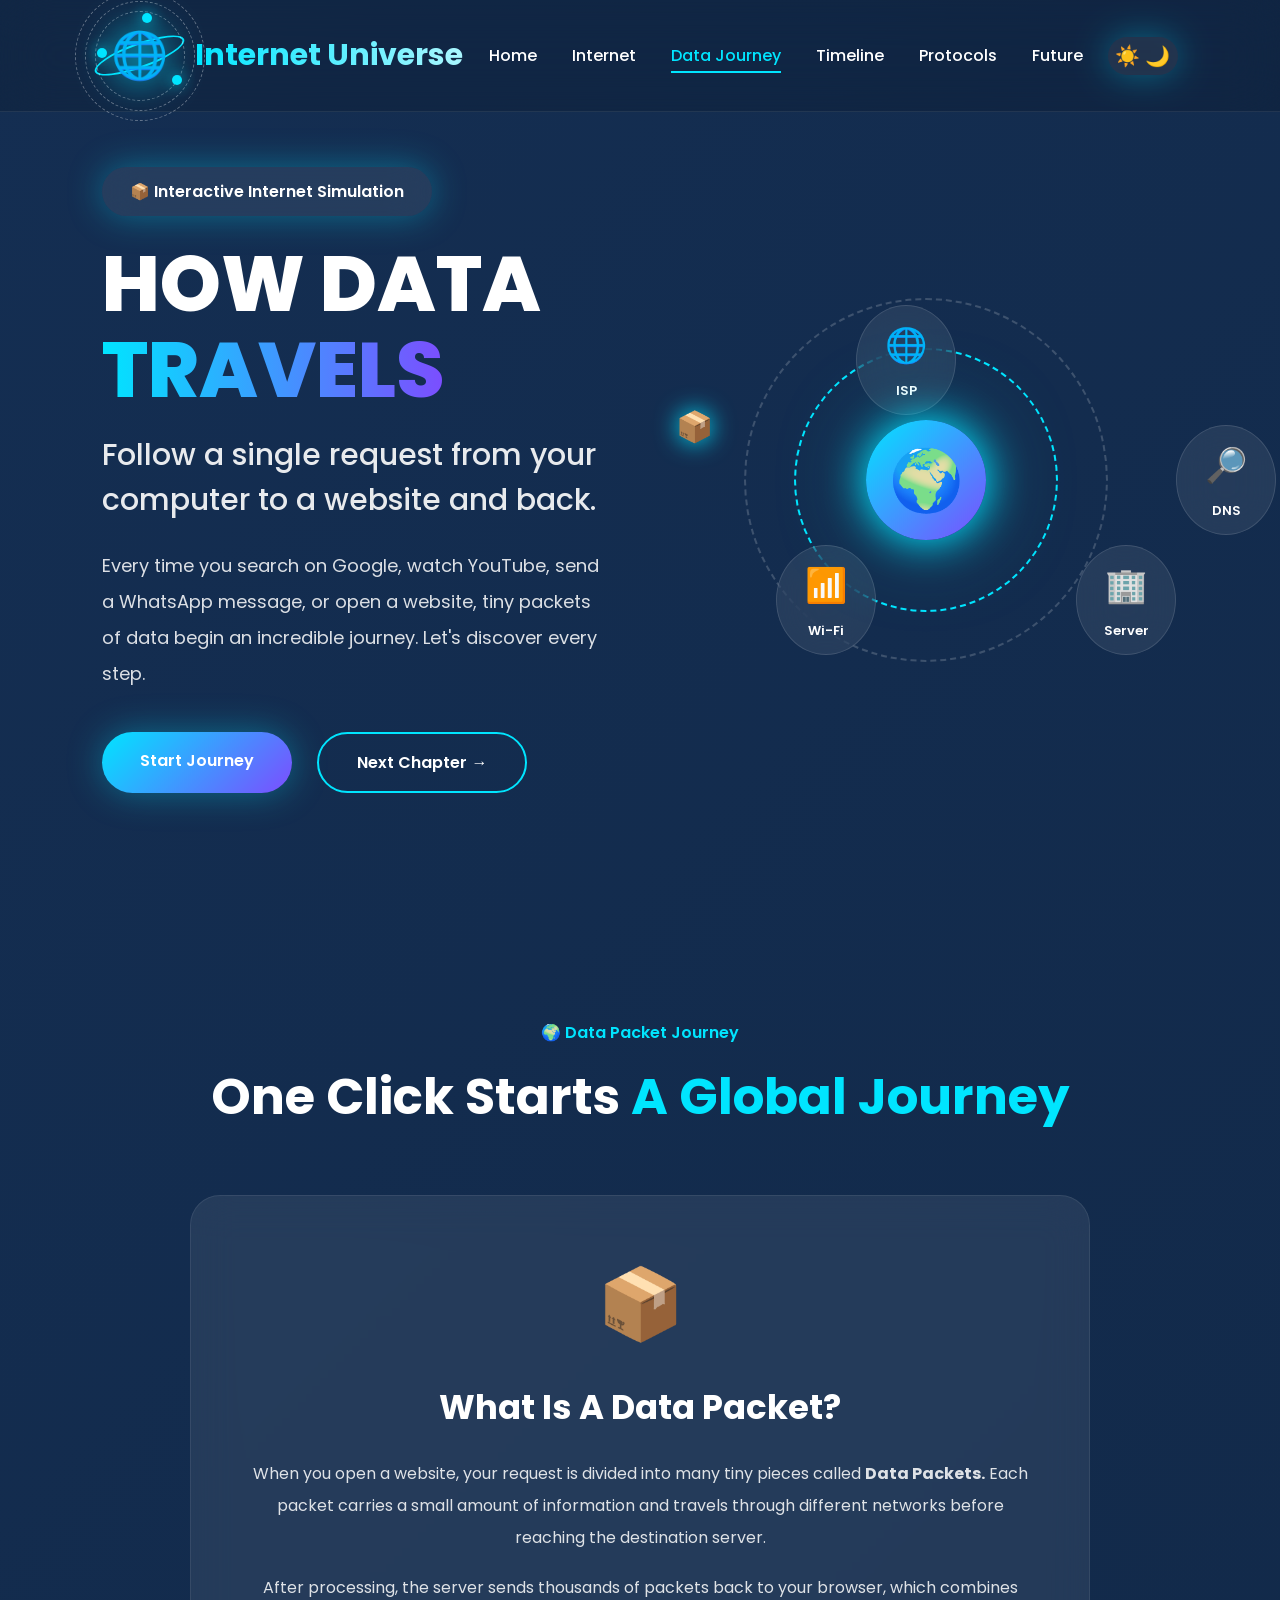
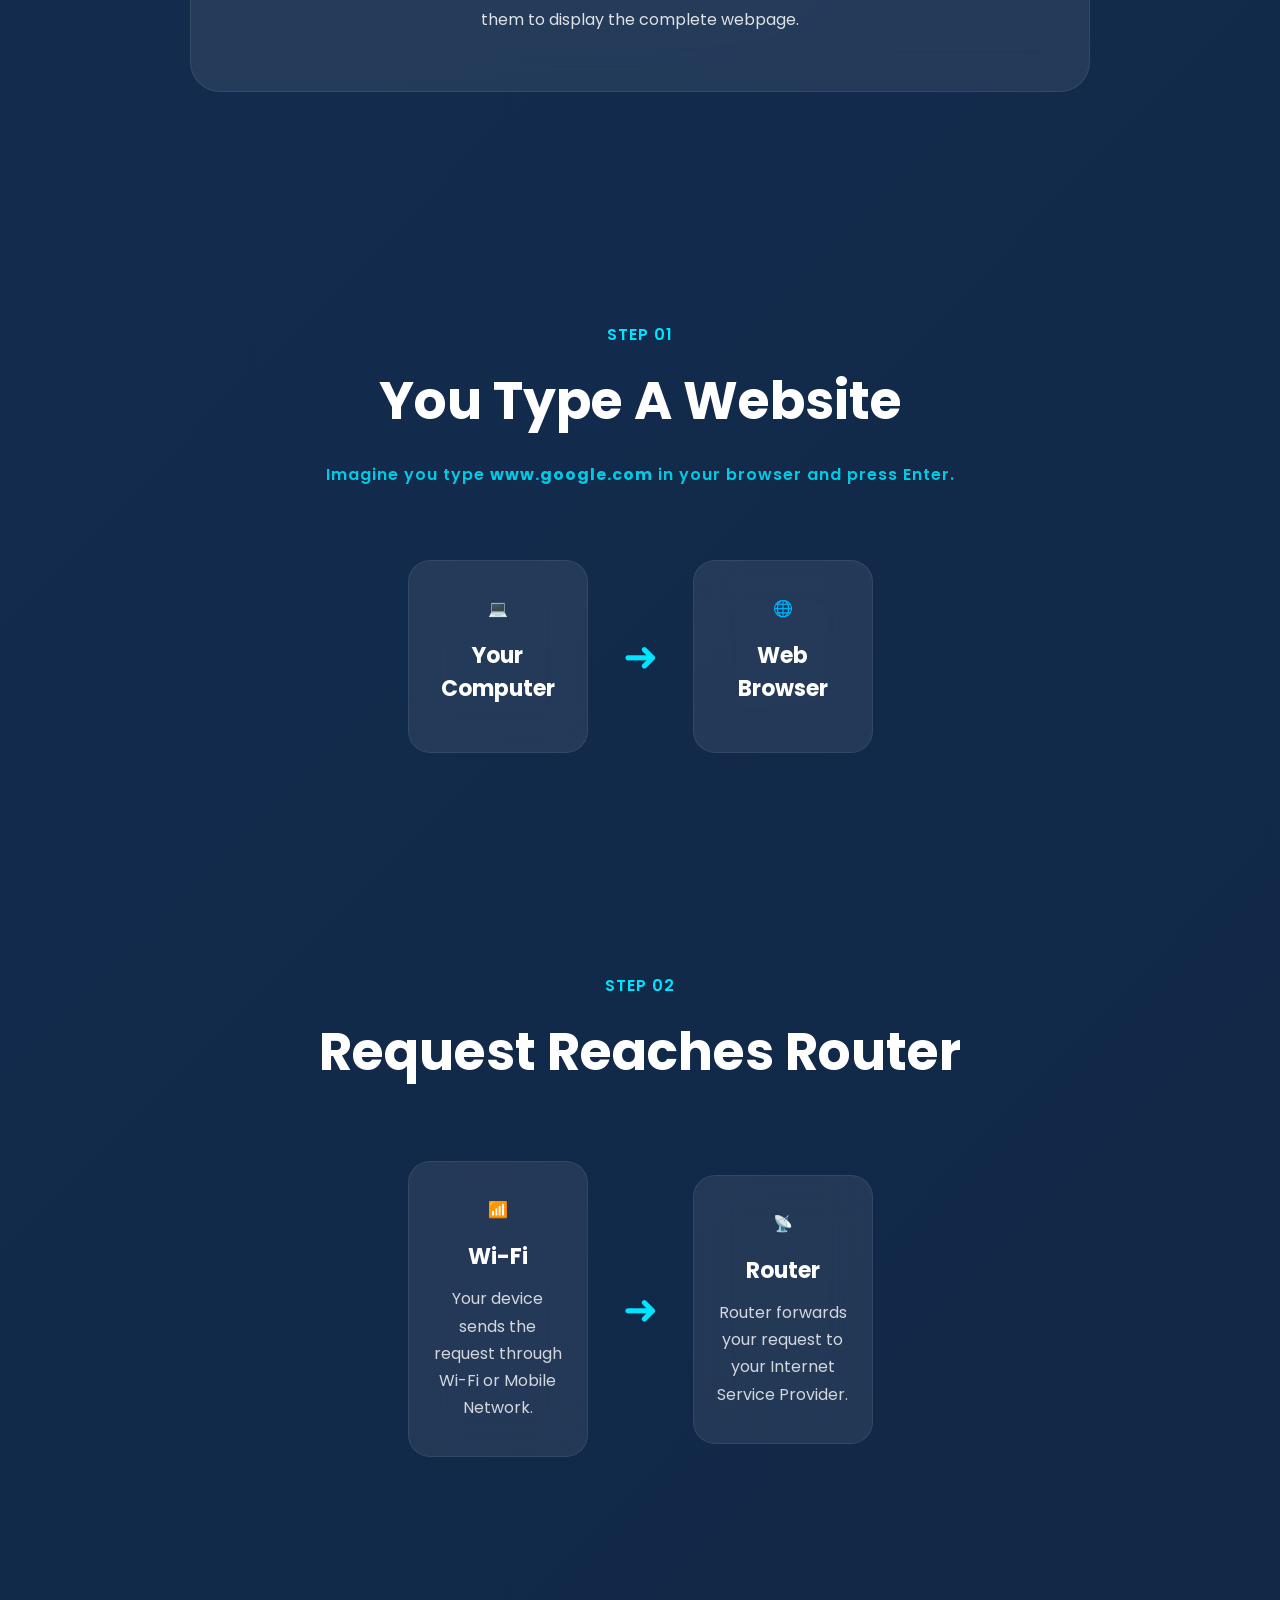
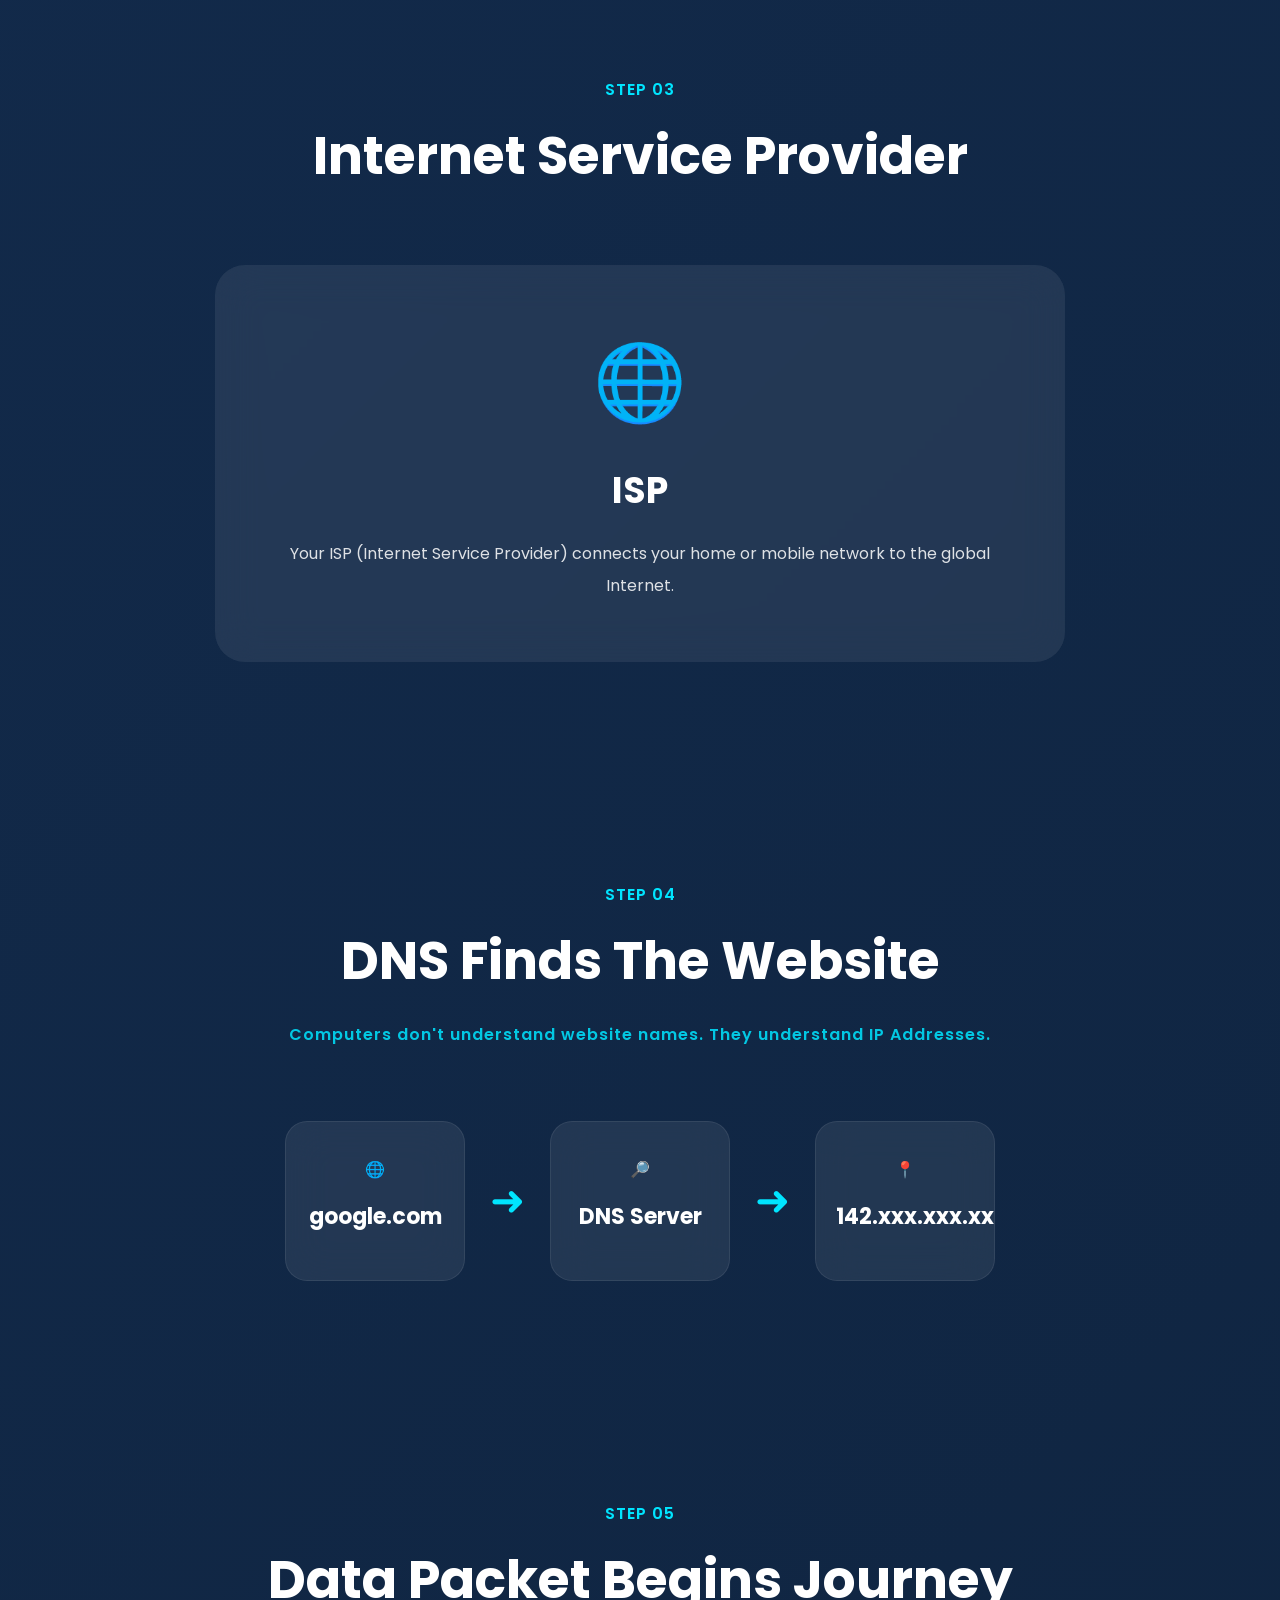
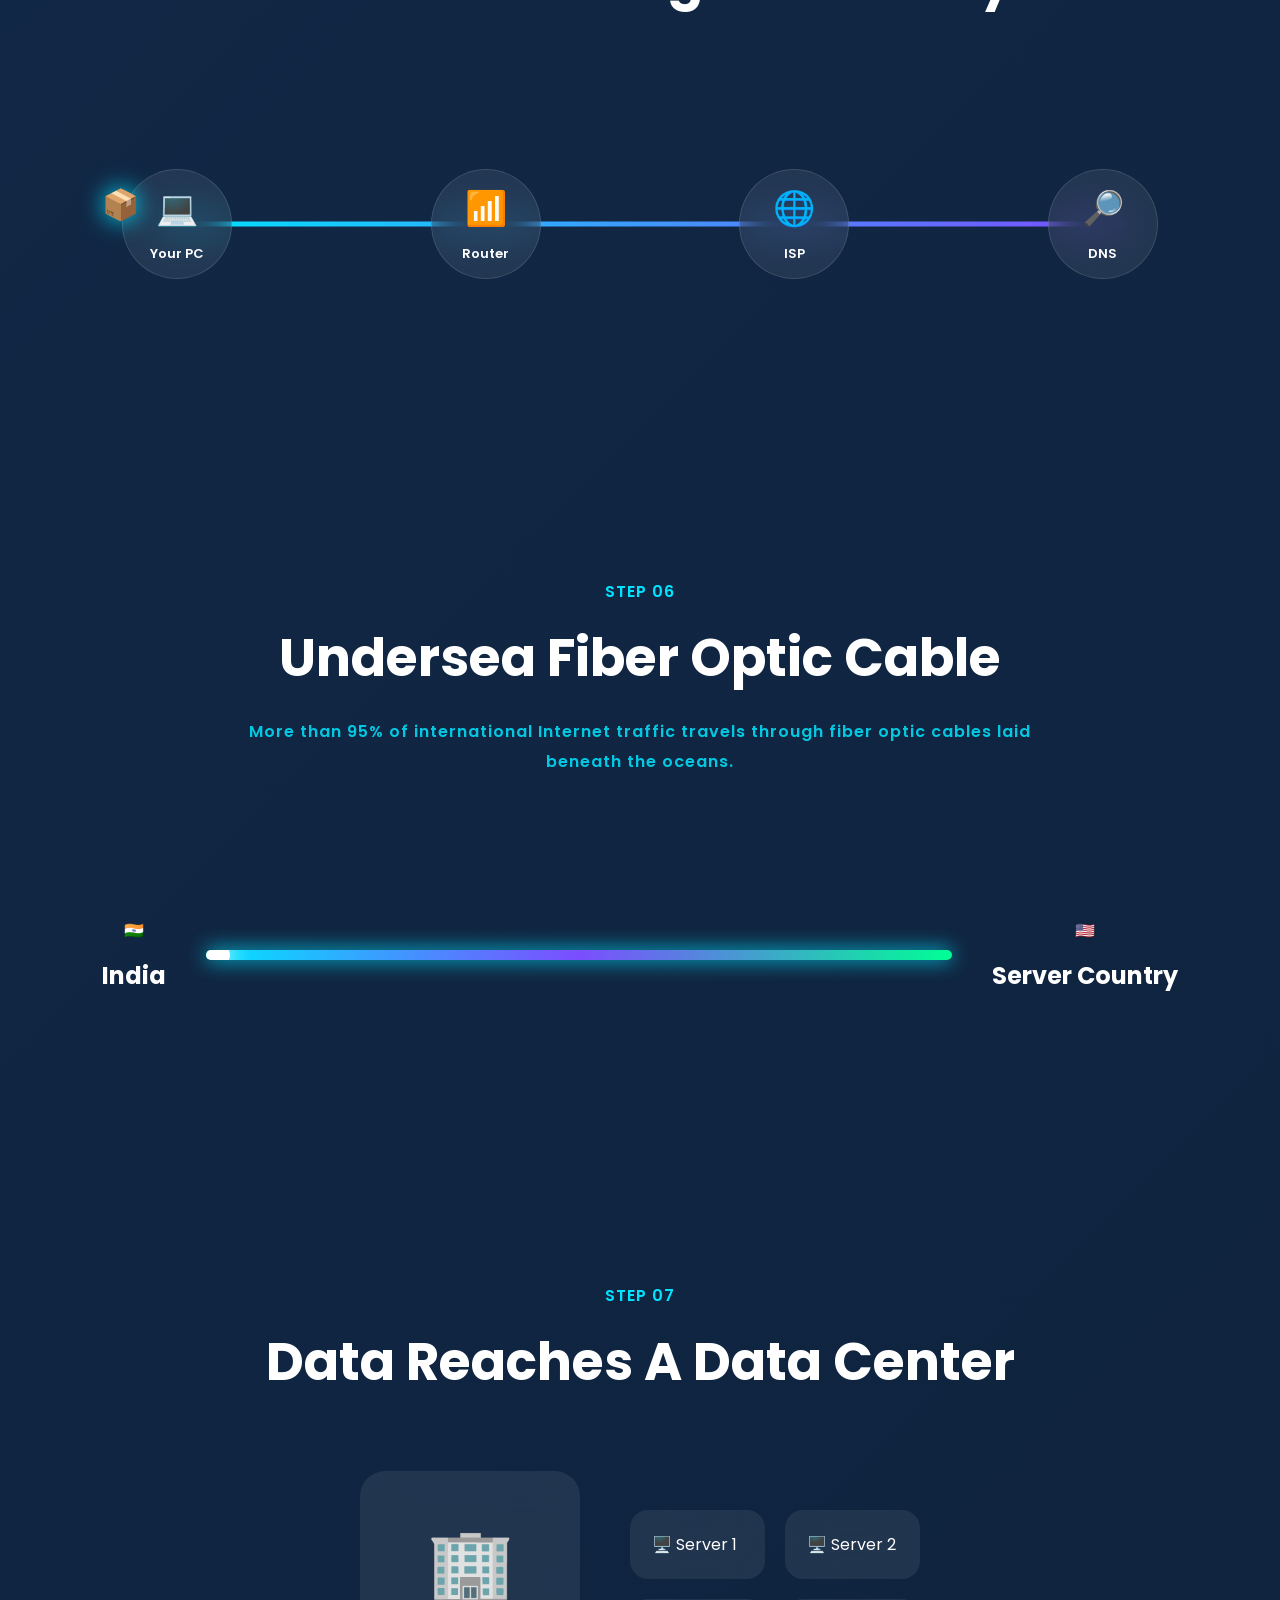
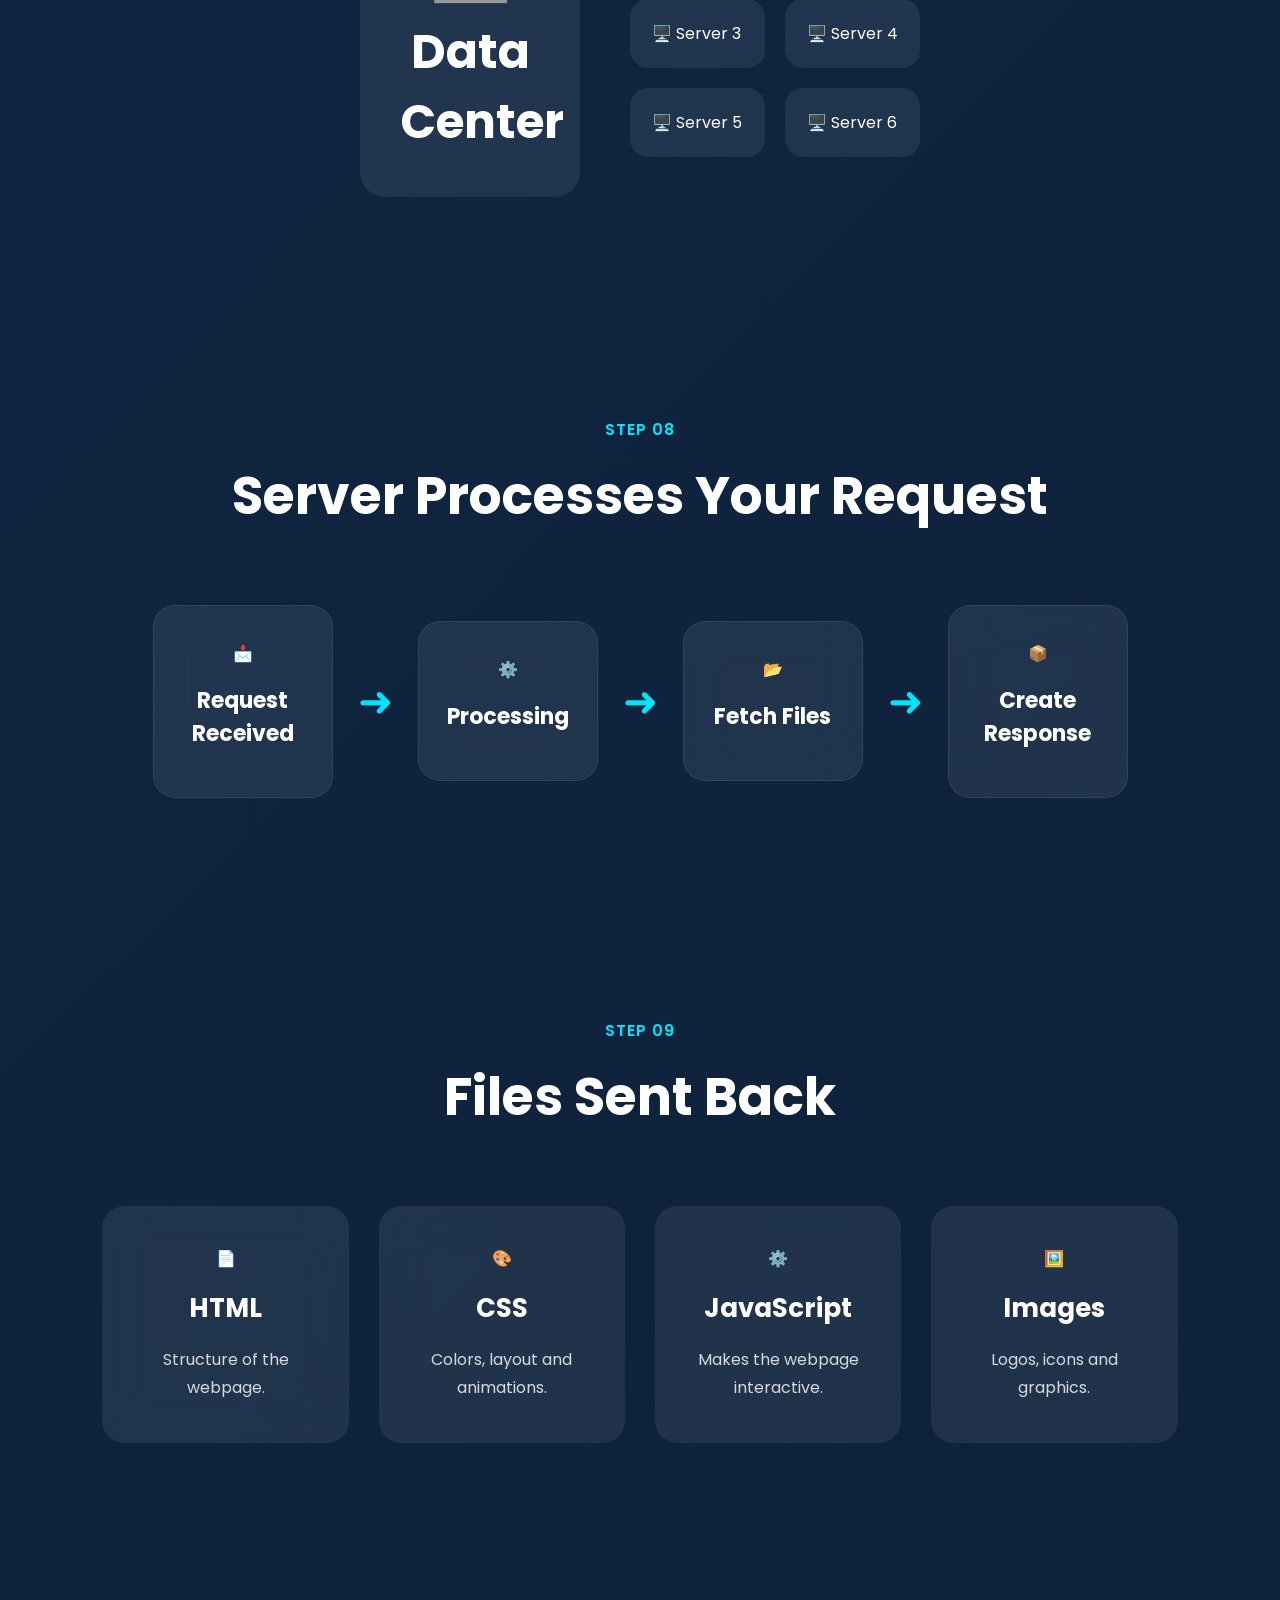
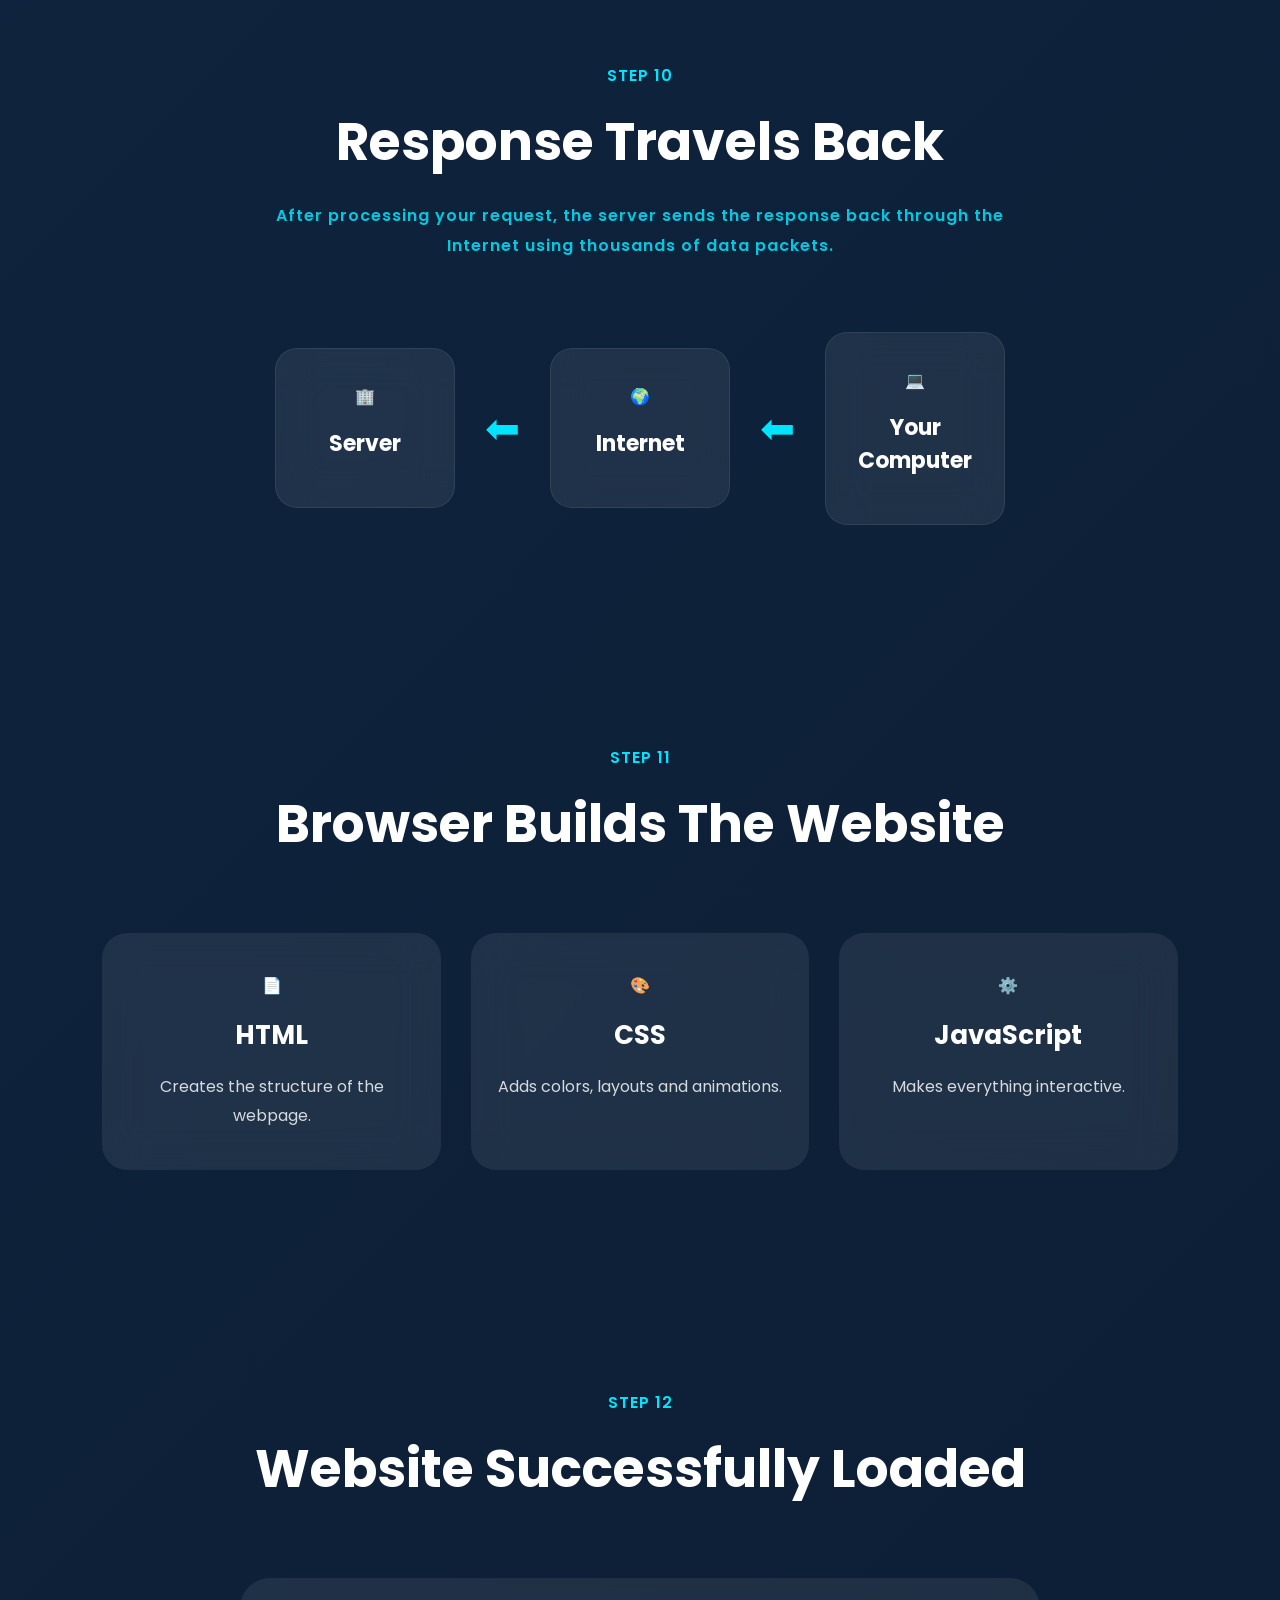
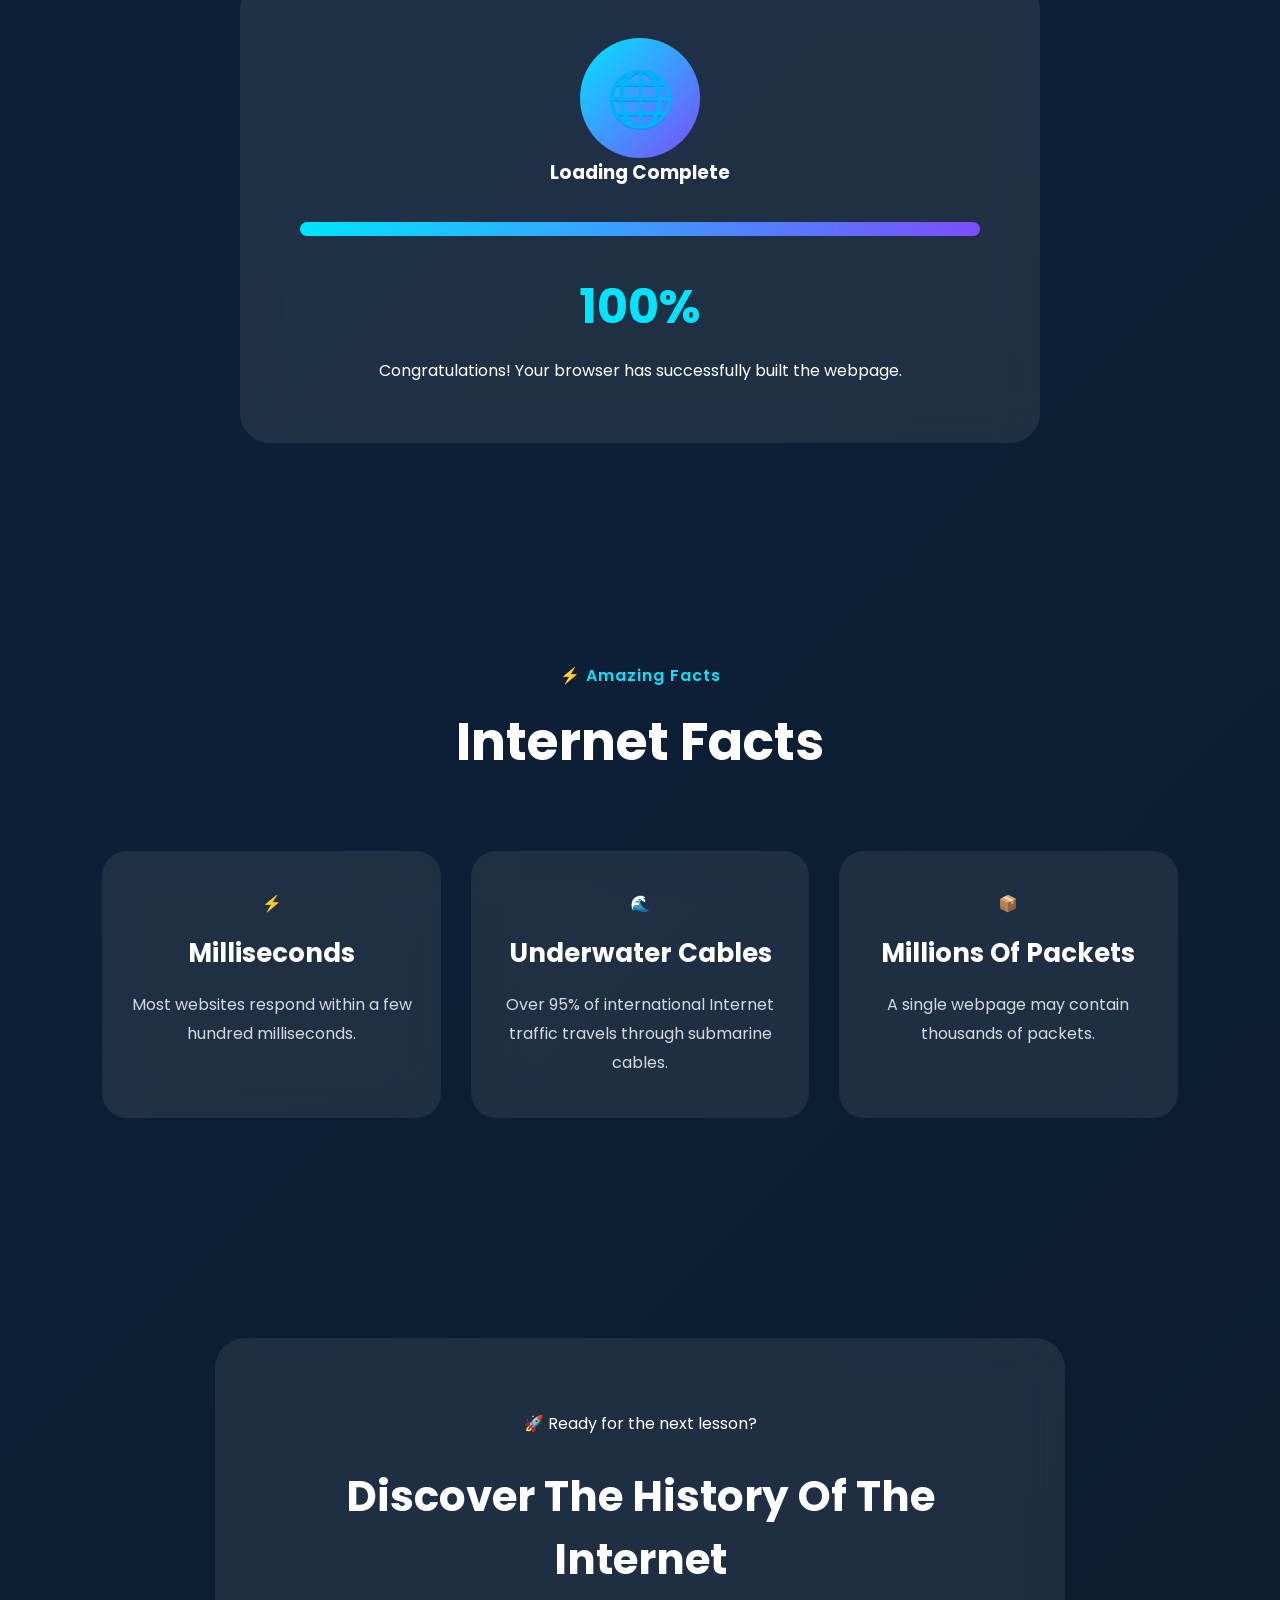
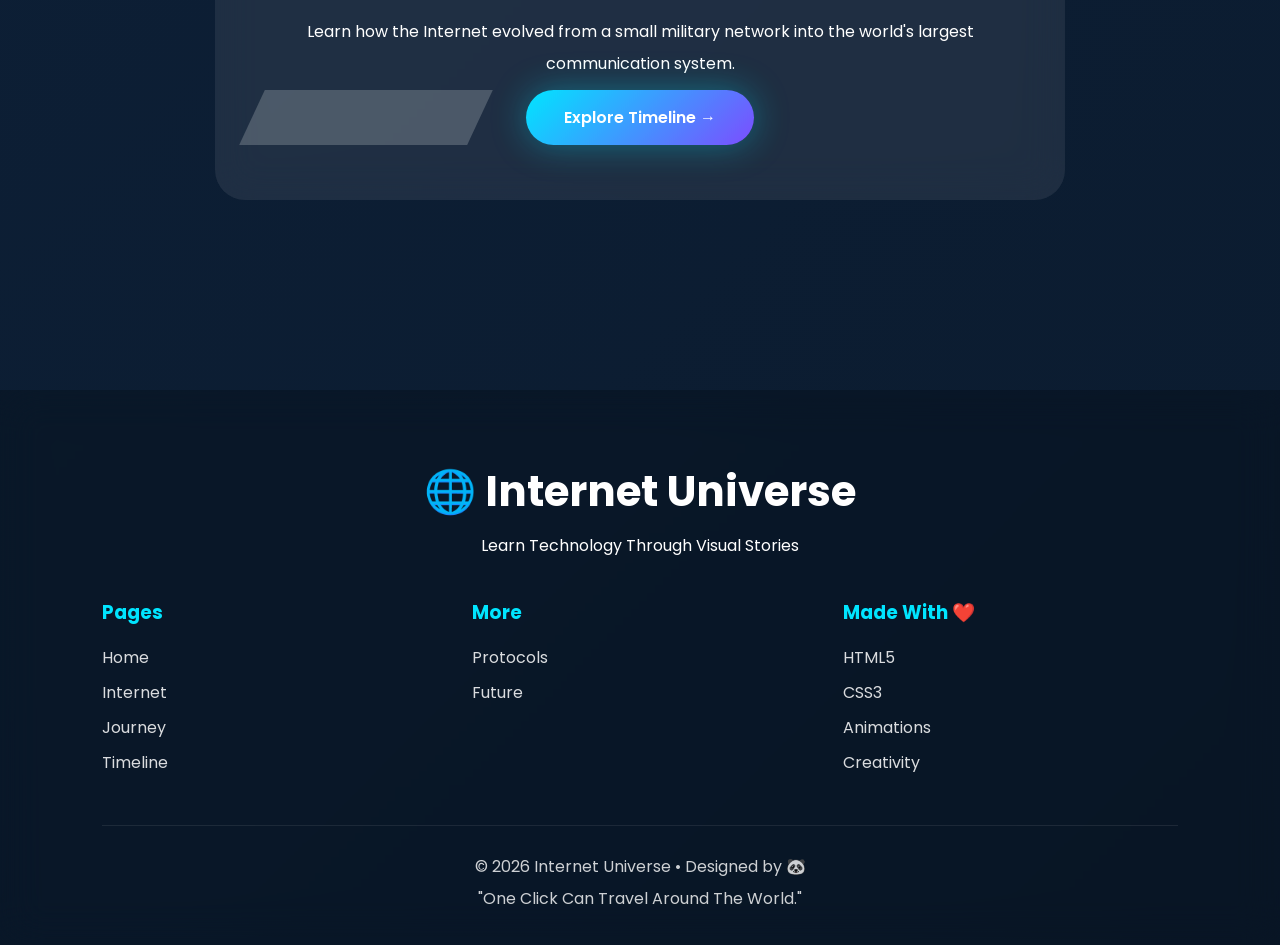
<file: data-travel.html>
<!DOCTYPE html>
<html lang="en">

<head>

    <meta charset="UTF-8">

    <meta name="viewport" content="width=device-width, initial-scale=1.0">

    <title>Data Journey | Internet Universe</title>

    <link rel="stylesheet" href="data-travel.css">
    

</head>

<body>

<!--=========================
        THEME TOGGLE
==========================-->

<input type="checkbox" id="theme">

<div class="website">

<!--=========================
        HEADER
==========================-->

<header>

<nav class="navbar">

    <div class="logo">

        <div class="planet">

            <div class="ring"></div>

            <div class="orbit orbit1"></div>
            <div class="orbit orbit2"></div>
            <div class="orbit orbit3"></div>

            <span class="dot dot1"></span>
            <span class="dot dot2"></span>
            <span class="dot dot3"></span>

            <h2>🌐</h2>

        </div>

        <h1>Internet Universe</h1>

    </div>

    <!-- Hidden Checkbox -->
    <input type="checkbox" id="menu-toggle">

    <!-- Hamburger -->
    <label for="menu-toggle" class="menu-icon">
        ☰
    </label>

    <ul class="nav-links">

        <li><a href="index.html">Home</a></li>

        <li><a href="about.html">Internet</a></li>

        <li><a href="data-journey.html" class="active">Data Journey</a></li>

        <li><a href="timeline.html">Timeline</a></li>

        <li><a href="protocols.html">Protocols</a></li>

        <li><a href="future.html">Future</a></li>

    </ul>

    <label for="theme" class="theme-btn">
        ☀️ 🌙
    </label>

</nav>

</header>

<!--=========================
    ANIMATED BACKGROUND
==========================-->

<section class="background">

<div class="grid"></div>

<div class="circle c1"></div>

<div class="circle c2"></div>

<div class="circle c3"></div>

<span class="star s1"></span>
<span class="star s2"></span>
<span class="star s3"></span>
<span class="star s4"></span>
<span class="star s5"></span>
<span class="star s6"></span>
<span class="star s7"></span>
<span class="star s8"></span>
<span class="star s9"></span>
<span class="star s10"></span>

</section>

<!--=========================
        HERO SECTION
==========================-->

<section class="hero">

<div class="hero-left">

<p class="tag">

📦 Interactive Internet Simulation

</p>

<h1>

HOW DATA

<span>TRAVELS</span>

</h1>

<h2>

Follow a single request from your computer to a website and back.

</h2>

<p class="description">

Every time you search on Google,
watch YouTube,
send a WhatsApp message,
or open a website,
tiny packets of data begin an incredible journey.

Let's discover every step.

</p>

<div class="buttons">

<a href="#journey" class="btn explore">

Start Journey

</a>

<a href="timeline.html" class="btn learn">

Next Chapter →

</a>

</div>

</div>

<div class="hero-right">

<div class="network">

<div class="center">

🌍

</div>

<div class="node n1">

💻

<span>Your Device</span>

</div>

<div class="node n2">

📶

<span>Wi-Fi</span>

</div>

<div class="node n3">

🌐

<span>ISP</span>

</div>

<div class="node n4">

🔎

<span>DNS</span>

</div>

<div class="node n5">

🏢

<span>Server</span>

</div>

<div class="packet">

📦

</div>

</div>

</div>

</section>

<!--=========================
      INTRODUCTION
==========================-->

<section class="intro" id="journey">

<div class="intro-heading">

<p>

🌍 Data Packet Journey

</p>

<h2>

One Click Starts

<span>A Global Journey</span>

</h2>

</div>

<div class="intro-card">

<div class="intro-icon">

📦

</div>

<h3>

What Is A Data Packet?

</h3>

<p>

When you open a website,
your request is divided into many tiny pieces called
<strong>Data Packets.</strong>

Each packet carries a small amount of information and travels through different networks before reaching the destination server.

</p>

<p>

After processing,
the server sends thousands of packets back to your browser,
which combines them to display the complete webpage.

</p>

</div>

</section>

<!--=========================
      JOURNEY STARTS
==========================-->


<!--=========================================
        STEP 1 : BROWSER REQUEST
==========================================-->

<section class="journey-step">

    <div class="section-heading">

        <p>STEP 01</p>

        <h2>
            You Type A Website
        </h2>

        <p class="section-text">
            Imagine you type <strong>www.google.com</strong> in your browser and press Enter.
        </p>

    </div>

    <div class="journey-card">

        <div class="device">
            💻
            <h3>Your Computer</h3>
        </div>

        <div class="arrow">➜</div>

        <div class="browser">
            🌐
            <h3>Web Browser</h3>
        </div>

    </div>

</section>

<!--=========================================
        STEP 2 : WIFI & ROUTER
==========================================-->

<section class="journey-step">

    <div class="section-heading">

        <p>STEP 02</p>

        <h2>
            Request Reaches Router
        </h2>

    </div>

    <div class="journey-card">

        <div class="device-card">

            📶

            <h3>Wi-Fi</h3>

            <p>
                Your device sends the request
                through Wi-Fi or Mobile Network.
            </p>

        </div>

        <div class="arrow">➜</div>

        <div class="device-card">

            📡

            <h3>Router</h3>

            <p>

                Router forwards your request
                to your Internet Service Provider.

            </p>

        </div>

    </div>

</section>

<!--=========================================
        STEP 3 : ISP
==========================================-->

<section class="journey-step">

    <div class="section-heading">

        <p>STEP 03</p>

        <h2>

            Internet Service Provider

        </h2>

    </div>

    <div class="isp-card">

        <div class="isp-icon">

            🌐

        </div>

        <h3>

            ISP

        </h3>

        <p>

            Your ISP (Internet Service Provider)
            connects your home or mobile network
            to the global Internet.

        </p>

    </div>

</section>

<!--=========================================
        STEP 4 : DNS LOOKUP
==========================================-->

<section class="journey-step">

    <div class="section-heading">

        <p>STEP 04</p>

        <h2>

            DNS Finds The Website

        </h2>

        <p class="section-text">

            Computers don't understand
            website names.

            They understand IP Addresses.

        </p>

    </div>

    <div class="dns-flow">

        <div class="dns-box">

            🌐

            <h3>

                google.com

            </h3>

        </div>

        <div class="arrow">

            ➜

        </div>

        <div class="dns-box">

            🔎

            <h3>

                DNS Server

            </h3>

        </div>

        <div class="arrow">

            ➜

        </div>

        <div class="dns-box">

            📍

            <h3>

                142.xxx.xxx.xx

            </h3>

        </div>

    </div>

</section>

<!--=========================================
        STEP 5 : DATA PACKET
==========================================-->

<section class="journey-step">

    <div class="section-heading">

        <p>STEP 05</p>

        <h2>

            Data Packet Begins Journey

        </h2>

    </div>

    <div class="packet-road">

        <div class="packet">

            📦

        </div>

        <div class="node">

            💻

            <span>Your PC</span>

        </div>

        <div class="node">

            📶

            <span>Router</span>

        </div>

        <div class="node">

            🌐

            <span>ISP</span>

        </div>

        <div class="node">

            🔎

            <span>DNS</span>

        </div>

    </div>

</section>

<!--=========================================
      HTML PART 3 STARTS HERE
==========================================-->


<!--=========================================
        STEP 6 : UNDERSEA CABLE
==========================================-->

<section class="journey-step">

    <div class="section-heading">

        <p>STEP 06</p>

        <h2>
            Undersea Fiber Optic Cable
        </h2>

        <p class="section-text">
            More than 95% of international Internet traffic travels
            through fiber optic cables laid beneath the oceans.
        </p>

    </div>

    <div class="ocean">

        <div class="country india">

            🇮🇳

            <h3>India</h3>

        </div>

        <div class="fiber-line">

            <div class="light-packet"></div>

        </div>

        <div class="country usa">

            🇺🇸

            <h3>Server Country</h3>

        </div>

    </div>

</section>

<!--=========================================
        STEP 7 : DATA CENTER
==========================================-->

<section class="journey-step">

    <div class="section-heading">

        <p>STEP 07</p>

        <h2>

            Data Reaches A Data Center

        </h2>

    </div>

    <div class="data-center">

        <div class="building">

            🏢

            <h6>Data Center</h6>

        </div>

        <div class="servers">

            <div class="server">🖥️ Server 1</div>
            <div class="server">🖥️ Server 2</div>
            <div class="server">🖥️ Server 3</div>
            <div class="server">🖥️ Server 4</div>
            <div class="server">🖥️ Server 5</div>
            <div class="server">🖥️ Server 6</div>

        </div>

    </div>

</section>

<!--=========================================
        STEP 8 : WEB SERVER
==========================================-->

<section class="journey-step">

    <div class="section-heading">

        <p>STEP 08</p>

        <h2>

            Server Processes Your Request

        </h2>

    </div>

    <div class="server-process">

        <div class="process-box">

            📩

            <h3>

                Request Received

            </h3>

        </div>

        <div class="arrow">➜</div>

        <div class="process-box">

            ⚙️

            <h3>

                Processing

            </h3>

        </div>

        <div class="arrow">➜</div>

        <div class="process-box">

            📂

            <h3>

                Fetch Files

            </h3>

        </div>

        <div class="arrow">➜</div>

        <div class="process-box">

            📦

            <h3>

                Create Response

            </h3>

        </div>

    </div>

</section>

<!--=========================================
        STEP 9 : WEBSITE FILES
==========================================-->

<section class="journey-step">

    <div class="section-heading">

        <p>STEP 09</p>

        <h2>

            Files Sent Back

        </h2>

    </div>

    <div class="files-grid">

        <div class="file-card">

            📄

            <h3>HTML</h3>

            <p>

                Structure of the webpage.

            </p>

        </div>

        <div class="file-card">

            🎨

            <h3>CSS</h3>

            <p>

                Colors, layout and animations.

            </p>

        </div>

        <div class="file-card">

            ⚙️

            <h3>JavaScript</h3>

            <p>

                Makes the webpage interactive.

            </p>

        </div>

        <div class="file-card">

            🖼️

            <h3>Images</h3>

            <p>

                Logos, icons and graphics.

            </p>

        </div>

    </div>

</section>

<!--=========================================
      PART 4 STARTS HERE
==========================================-->

<!--=========================================
        STEP 10 : RESPONSE RETURNS
==========================================-->

<section class="journey-step">

    <div class="section-heading">

        <p>STEP 10</p>

        <h2>
            Response Travels Back
        </h2>

        <p class="section-text">
            After processing your request, the server sends the response
            back through the Internet using thousands of data packets.
        </p>

    </div>

    <div class="response-flow">

        <div class="response-box">
            🏢
            <h3>Server</h3>
        </div>

        <div class="arrow">⬅</div>

        <div class="response-box">
            🌍
            <h3>Internet</h3>
        </div>

        <div class="arrow">⬅</div>

        <div class="response-box">
            💻
            <h3>Your Computer</h3>
        </div>

    </div>

</section>

<!--=========================================
        STEP 11 : BROWSER RENDERS
==========================================-->

<section class="journey-step">

    <div class="section-heading">

        <p>STEP 11</p>

        <h2>
            Browser Builds The Website
        </h2>

    </div>

    <div class="render-grid">

        <div class="render-card">

            📄

            <h3>HTML</h3>

            <p>
                Creates the structure of the webpage.
            </p>

        </div>

        <div class="render-card">

            🎨

            <h3>CSS</h3>

            <p>
                Adds colors, layouts and animations.
            </p>

        </div>

        <div class="render-card">

            ⚙️

            <h3>JavaScript</h3>

            <p>
                Makes everything interactive.
            </p>

        </div>

    </div>

</section>

<!--=========================================
        STEP 12 : WEBSITE LOADED
==========================================-->

<section class="journey-step">

    <div class="section-heading">

        <p>STEP 12</p>

        <h2>
            Website Successfully Loaded
        </h2>

    </div>

    <div class="loading-card">

        <div class="loading-circle">

            🌐

        </div>

        <h3>

            Loading Complete

        </h3>

        <div class="progress">

            <div class="progress-bar"></div>

        </div>

        <h2>

            100%

        </h2>

        <p>

            Congratulations!

            Your browser has successfully built the webpage.

        </p>

    </div>

</section>

<!--=========================================
        INTERNET FACTS
==========================================-->

<section class="facts">

    <div class="section-heading">

        <p>⚡ Amazing Facts</p>

        <h2>

            Internet Facts

        </h2>

    </div>

    <div class="facts-grid">

        <div class="fact-card">

            ⚡

            <h3>Milliseconds</h3>

            <p>

                Most websites respond within a few hundred milliseconds.

            </p>

        </div>

        <div class="fact-card">

            🌊

            <h3>Underwater Cables</h3>

            <p>

                Over 95% of international Internet traffic travels through submarine cables.

            </p>

        </div>

        <div class="fact-card">

            📦

            <h3>Millions Of Packets</h3>

            <p>

                A single webpage may contain thousands of packets.

            </p>

        </div>

    </div>

</section>

<!--=========================================
            MINI QUIZ
==========================================-->


<!--=========================================
        NEXT PAGE
==========================================-->

<section class="next-page">

    <div class="next-card">

        <p>

            🚀 Ready for the next lesson?

        </p>

        <h2>

            Discover The History Of The Internet

        </h2>

        <p>

            Learn how the Internet evolved from a small military network
            into the world's largest communication system.

        </p>

        <a href="timeline.html" class="btn explore">

            Explore Timeline →

        </a>

    </div>

</section>

<!--=========================================
            FOOTER
==========================================-->

<footer class="footer">

    <div class="footer-top">

        <h2>

            🌐 Internet Universe

        </h2>

        <p>

            Learn Technology Through Visual Stories

        </p>

    </div>

    <div class="footer-links">

        <div>

            <h3>Pages</h3>

            <a href="index.html">Home</a>
            <a href="about.html">Internet</a>
            <a href="data-journey.html">Journey</a>
            <a href="timeline.html">Timeline</a>

        </div>

        <div>

            <h3>More</h3>

            <a href="protocols.html">Protocols</a>
            <a href="future.html">Future</a>
          

        </div>

        <div>

            <h3>Made With ❤️</h3>

            <p>HTML5</p>
            <p>CSS3</p>
            <p>Animations</p>
            <p>Creativity</p>

        </div>

    </div>

    <div class="footer-bottom">

        <p>

            © 2026 Internet Universe

            • Designed by

            <strong>🐼</strong>

        </p>

        <p>

            "One Click Can Travel Around The World."

        </p>

    </div>

</footer>

</div>

</body>

</html>
</file>
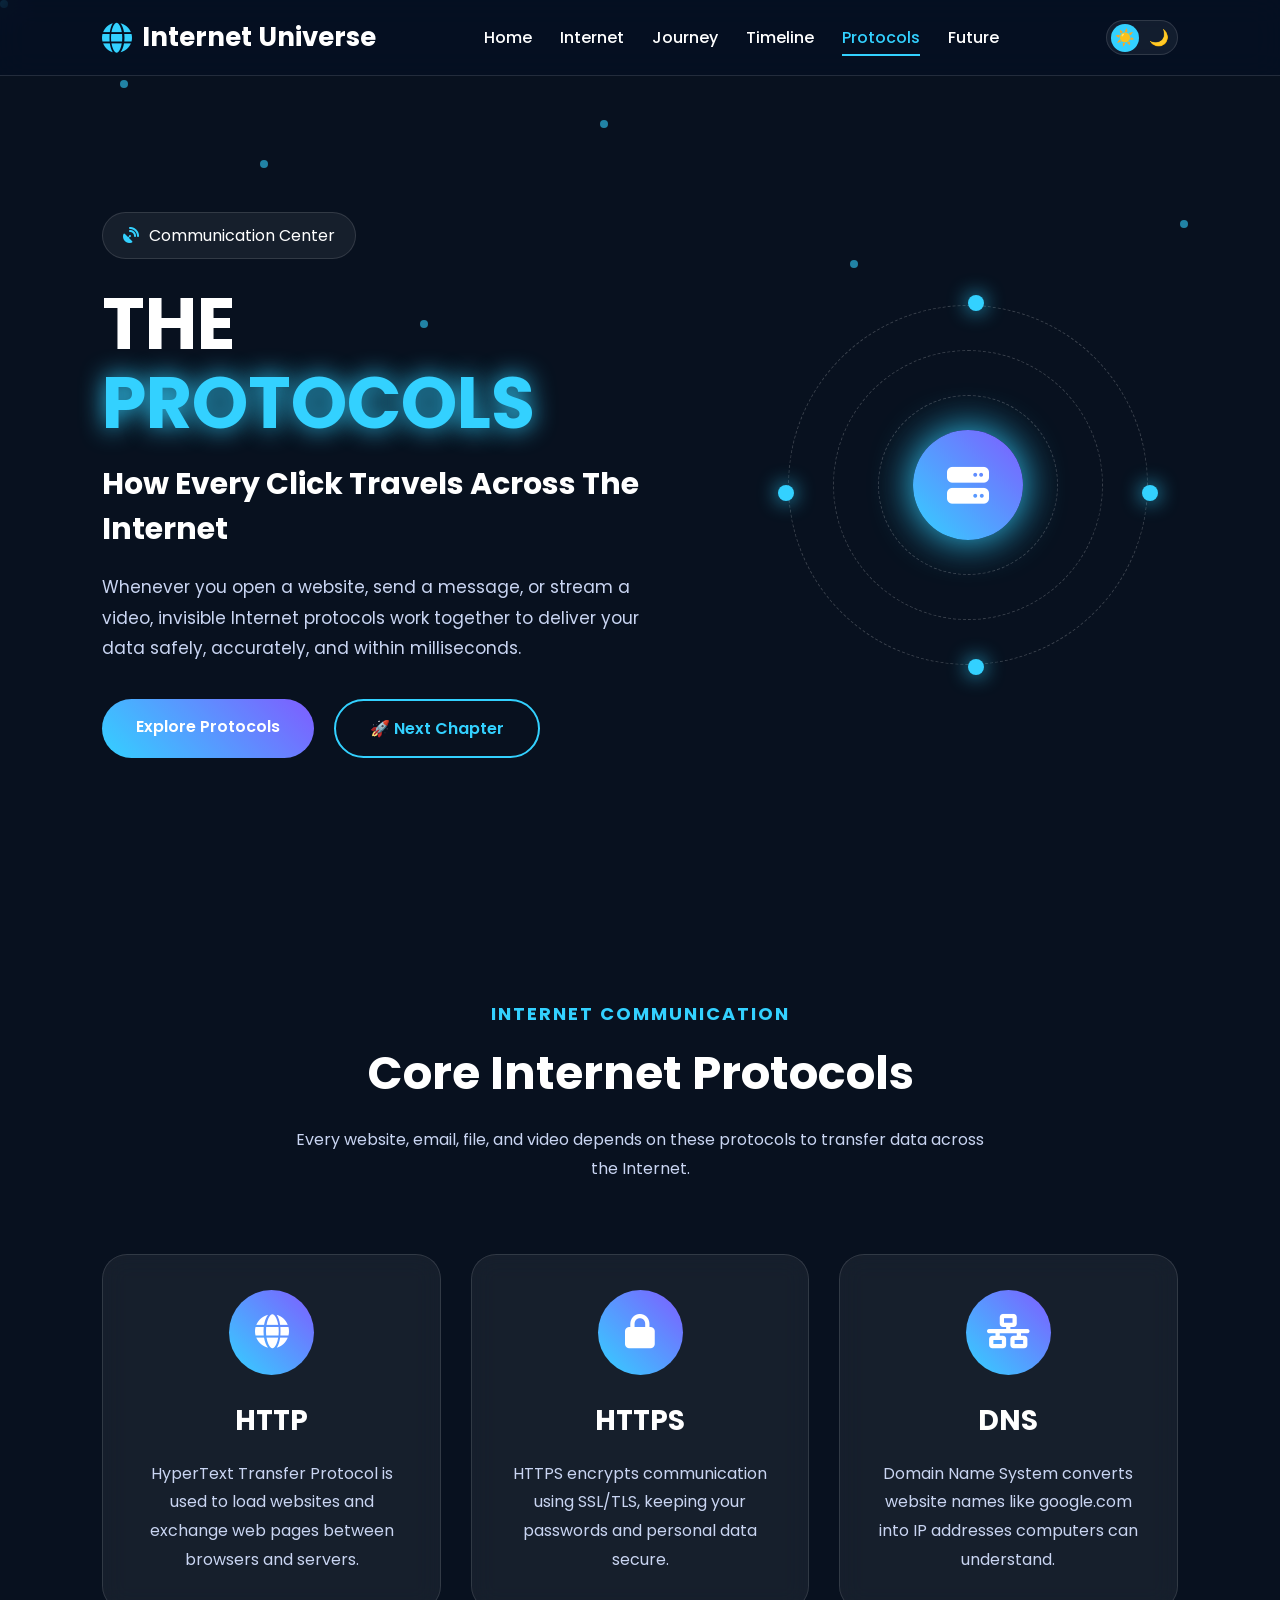
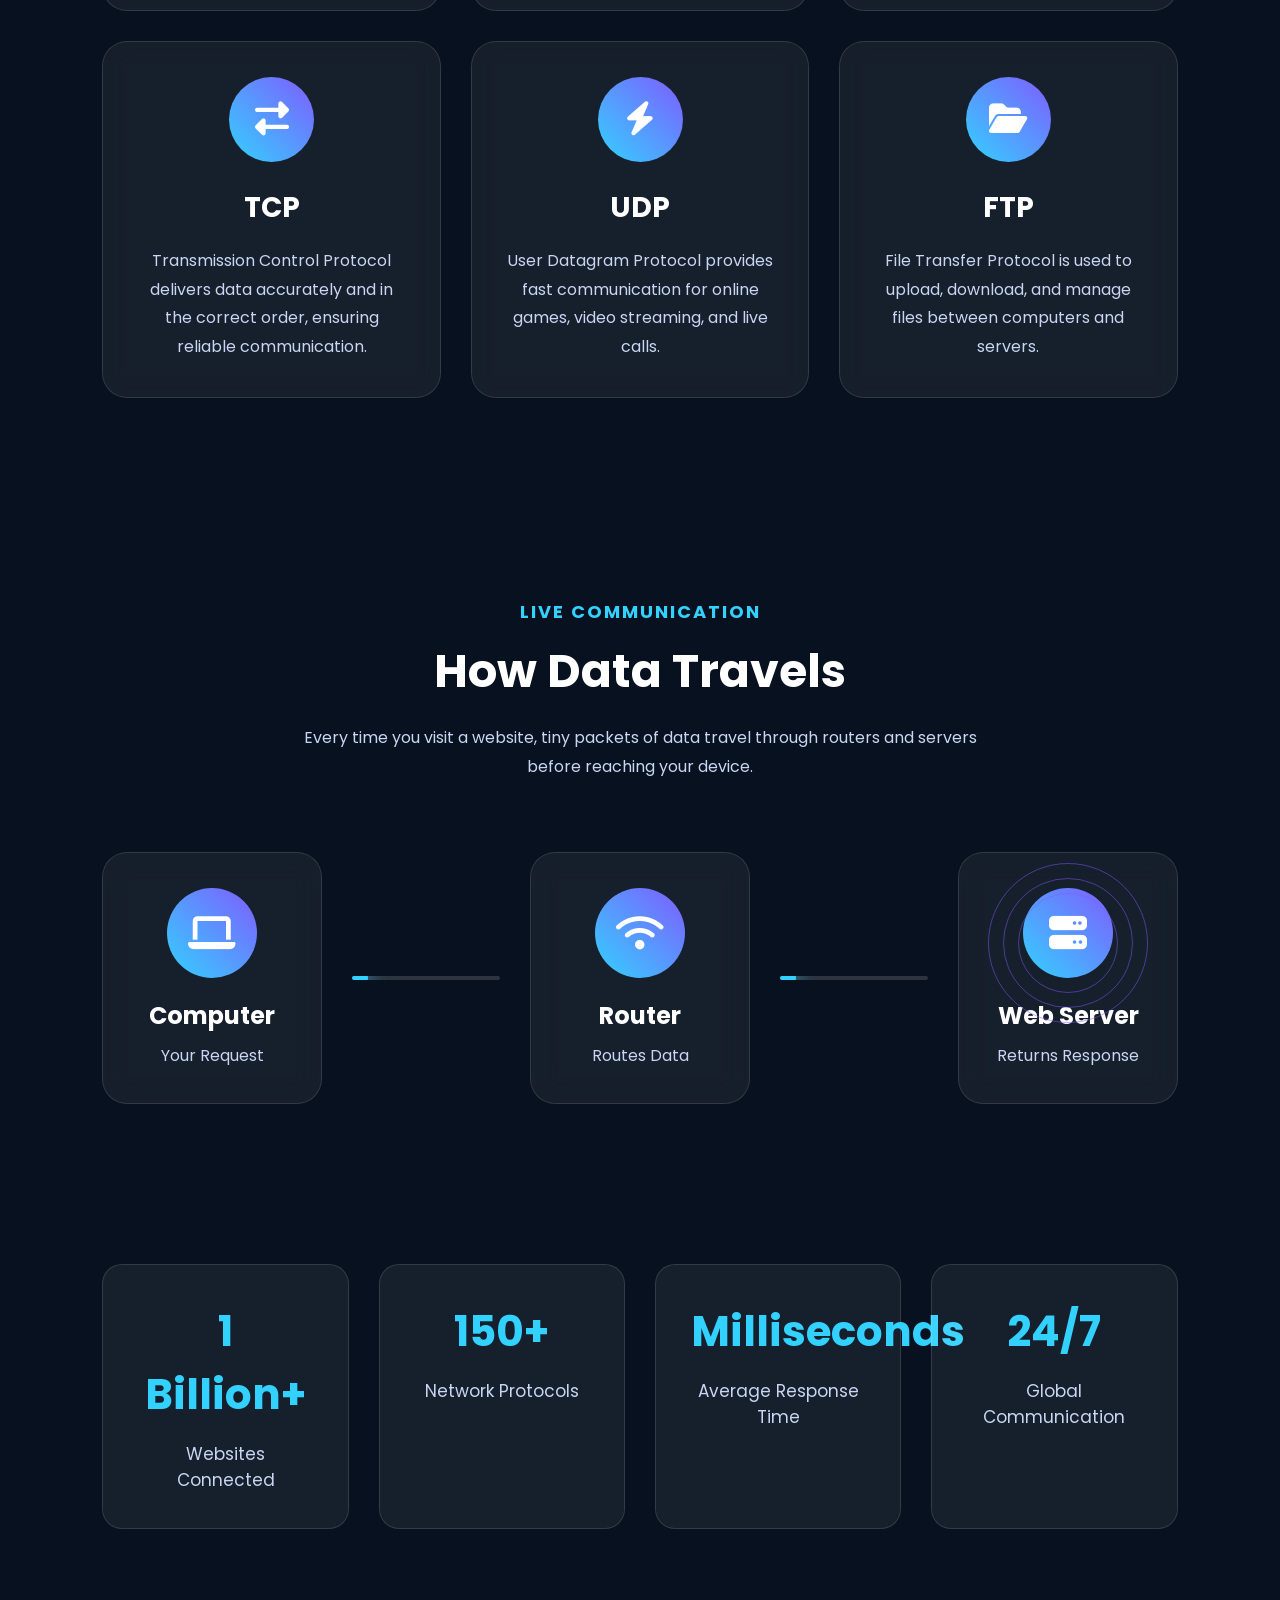
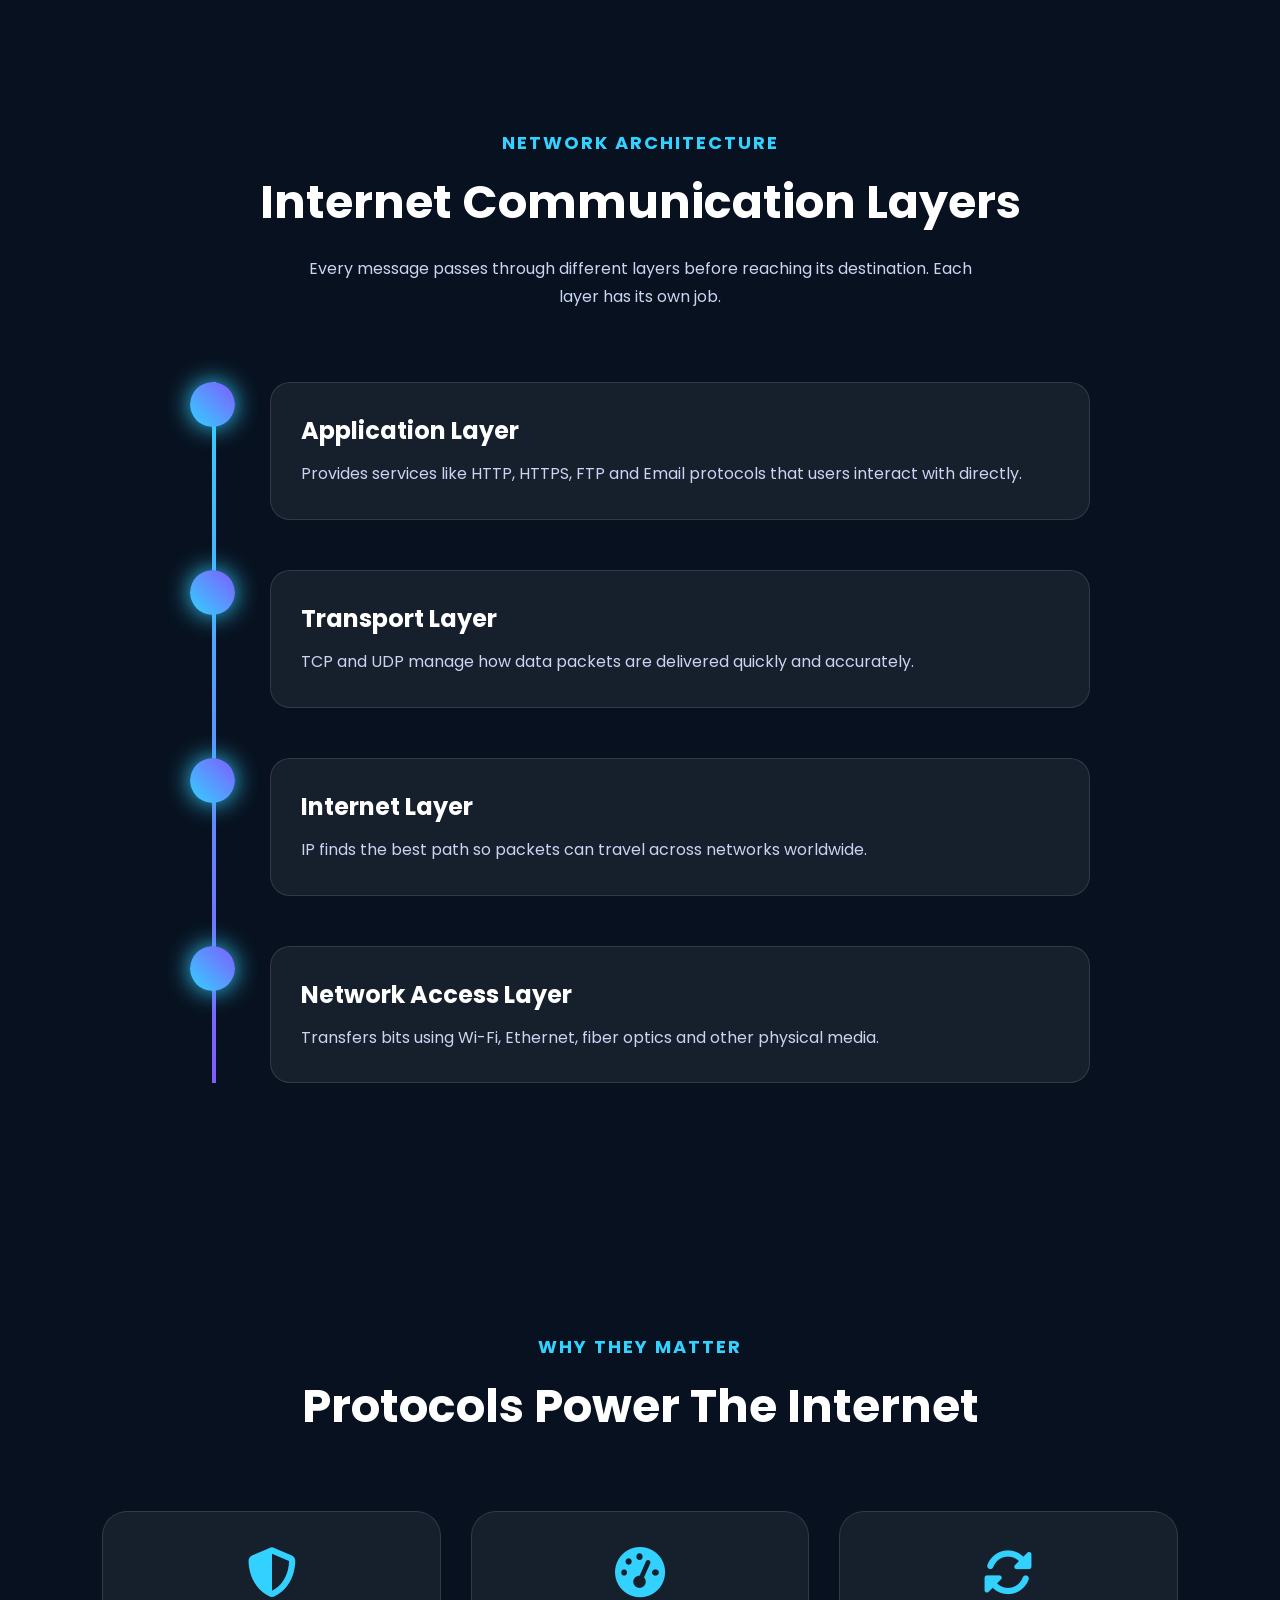
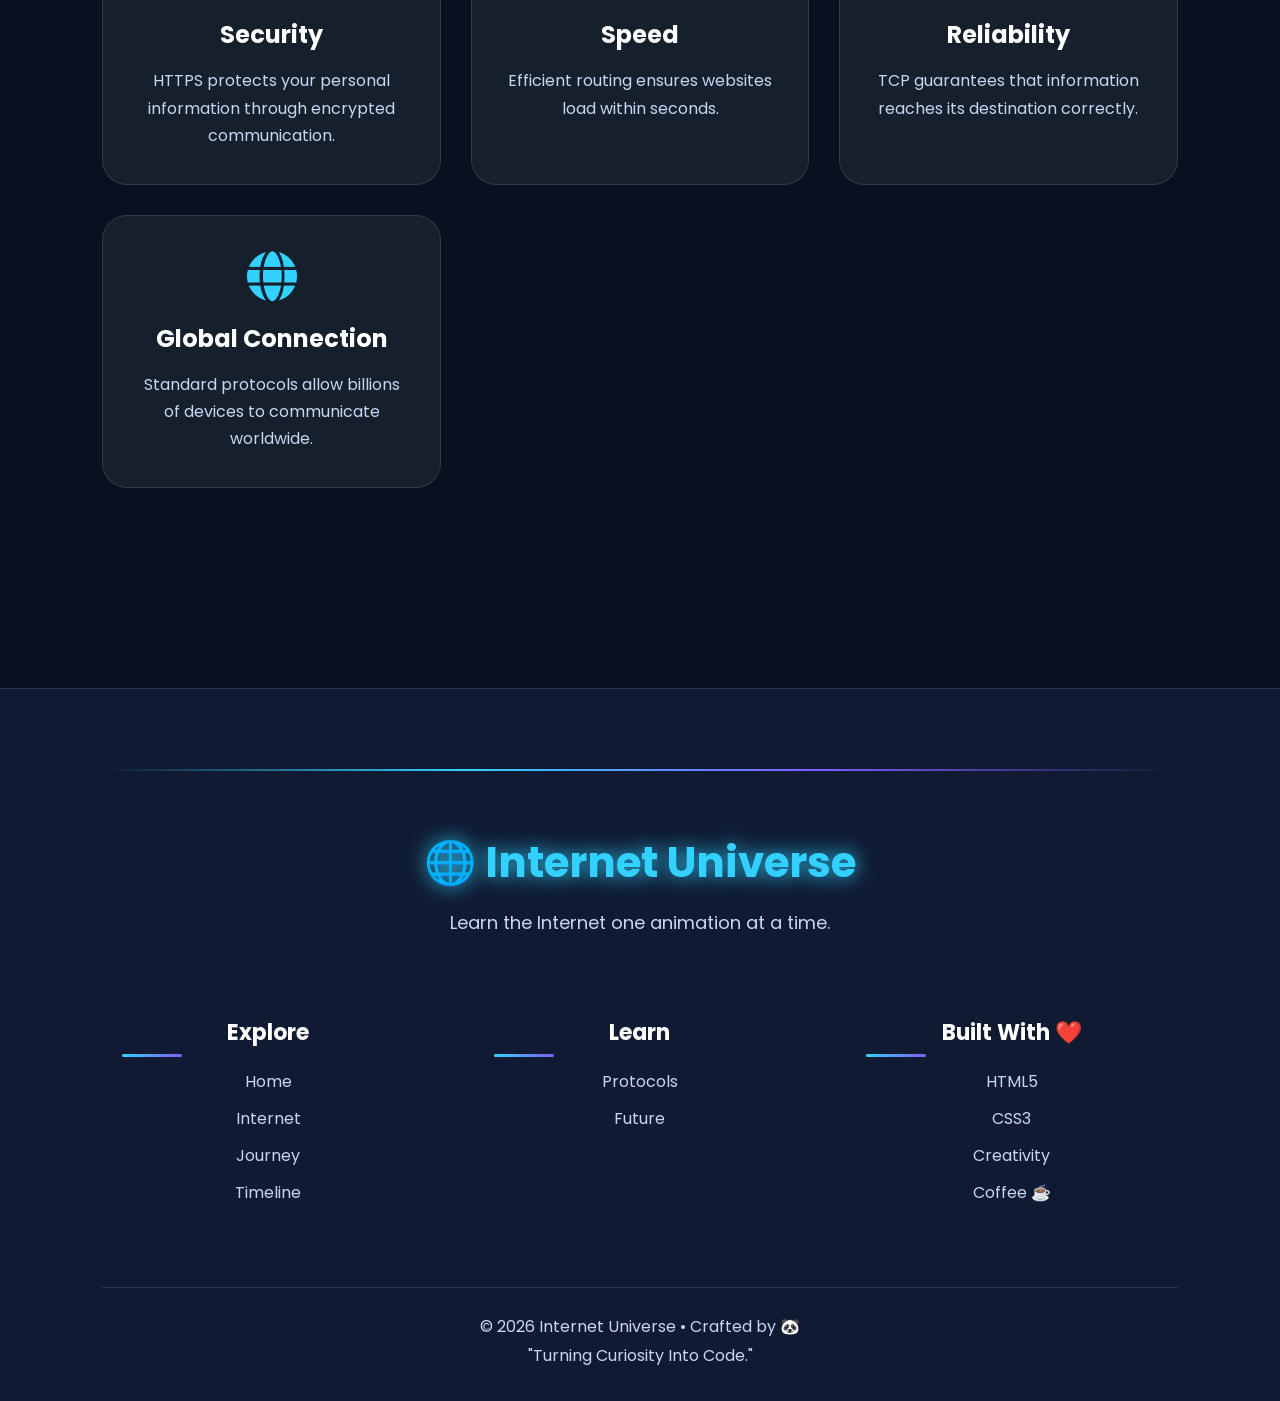
<file: protocols.html>
<!DOCTYPE html>
<html lang="en">

<head>

    <meta charset="UTF-8">
    <meta name="viewport" content="width=device-width, initial-scale=1.0">

    <title>Internet Universe | Protocols</title>

    <link rel="stylesheet" href="protocols.css">

    <link href="https://fonts.googleapis.com/css2?family=Poppins:wght@300;400;500;600;700;800&display=swap"
        rel="stylesheet">

    <link rel="stylesheet"
        href="https://cdnjs.cloudflare.com/ajax/libs/font-awesome/6.6.0/css/all.min.css">

</head>

<body>

<!--=========================
    CSS DAY / NIGHT TOGGLE
==========================-->

<input type="checkbox" id="theme">

<div class="website">

<!--=========================
        HEADER
==========================-->

<header>

    <div class="logo">

        <i class="fas fa-globe"></i>

        <h2>Internet Universe</h2>

    </div>

    <nav>

        <a href="index.html">Home</a>
        <a href="about.html">Internet</a>
        <a href="data-travel.html">Journey</a>
        <a href="timeline.html">Timeline</a>
        <a href="protocol.html" class="active">Protocols</a>
        <a href="future.html">Future</a>

    </nav>

    <label for="theme" class="toggle">

        <span>☀️</span>
        <span>🌙</span>

    </label>

</header>

<!--=========================
      HERO SECTION
==========================-->

<section class="hero">

<div class="hero-text">

<div class="badge">

<i class="fas fa-satellite-dish"></i>

Communication Center

</div>

<h1>

THE

<span>PROTOCOLS</span>

</h1>

<h3>

How Every Click Travels Across The Internet

</h3>

<p>

Whenever you open a website, send a message,
or stream a video, invisible Internet protocols
work together to deliver your data safely,
accurately, and within milliseconds.

</p>

<div class="buttons">

<a href="#cards" class="btn1">

Explore Protocols

</a>

<a href="future.html" class="btn2">
    🚀 Next Chapter
</a>

</a>

</div>

</div>

<!--=========================
RIGHT ANIMATION
==========================-->

<div class="hero-animation">

<div class="orbit orbit1"></div>

<div class="orbit orbit2"></div>

<div class="orbit orbit3"></div>

<div class="center-server">

<i class="fas fa-server"></i>

</div>

<div class="node node1"></div>

<div class="node node2"></div>

<div class="node node3"></div>

<div class="node node4"></div>

<div class="packet"></div>

</div>

</section>
<!--====================================
        PROTOCOL CARDS
=====================================-->

<section class="protocols" id="cards">

    <div class="section-title">

        <h5>Internet Communication</h5>

        <h2>Core Internet Protocols</h2>

        <p>
            Every website, email, file, and video depends on these
            protocols to transfer data across the Internet.
        </p>

    </div>

    <div class="protocol-grid">

        <!-- HTTP -->

        <div class="card">

            <div class="icon">
                <i class="fas fa-globe"></i>
            </div>

            <h3>HTTP</h3>

            <p>
                HyperText Transfer Protocol is used to load
                websites and exchange web pages between
                browsers and servers.
            </p>

        </div>

        <!-- HTTPS -->

        <div class="card">

            <div class="icon secure">
                <i class="fas fa-lock"></i>
            </div>

            <h3>HTTPS</h3>

            <p>
                HTTPS encrypts communication using SSL/TLS,
                keeping your passwords and personal data secure.
            </p>

        </div>

        <!-- DNS -->

        <div class="card">

            <div class="icon">
                <i class="fas fa-network-wired"></i>
            </div>

            <h3>DNS</h3>

            <p>
                Domain Name System converts website names
                like google.com into IP addresses computers
                can understand.
            </p>

        </div>

        <!-- TCP -->

        <div class="card">

            <div class="icon">
                <i class="fas fa-exchange-alt"></i>
            </div>

            <h3>TCP</h3>

            <p>
                Transmission Control Protocol delivers
                data accurately and in the correct order,
                ensuring reliable communication.
            </p>

        </div>

        <!-- UDP -->

        <div class="card">

            <div class="icon">
                <i class="fas fa-bolt"></i>
            </div>

            <h3>UDP</h3>

            <p>
                User Datagram Protocol provides fast
                communication for online games, video
                streaming, and live calls.
            </p>

        </div>

        <!-- FTP -->

        <div class="card">

            <div class="icon">
                <i class="fas fa-folder-open"></i>
            </div>

            <h3>FTP</h3>

            <p>
                File Transfer Protocol is used to upload,
                download, and manage files between
                computers and servers.
            </p>

        </div>

    </div>

</section>
<!--====================================
        DATA FLOW ANIMATION
=====================================-->

<section class="data-flow" id="animation">

    <div class="section-title">

        <h5>Live Communication</h5>

        <h2>How Data Travels</h2>

        <p>
            Every time you visit a website, tiny packets of data
            travel through routers and servers before reaching
            your device.
        </p>

    </div>

    <div class="network">

        <!-- Computer -->

        <div class="device computer">

            <div class="device-icon">
                <i class="fas fa-laptop"></i>
            </div>

            <h3>Computer</h3>

            <p>Your Request</p>

        </div>

        <!-- Connection Line 1 -->

        <div class="line line1">

            <div class="packet packet1"></div>

        </div>

        <!-- Router -->

        <div class="device router">

            <div class="device-icon">

                <i class="fas fa-wifi"></i>

            </div>

            <h3>Router</h3>

            <p>Routes Data</p>

            <div class="signal signal1"></div>
            <div class="signal signal2"></div>
            <div class="signal signal3"></div>

        </div>

        <!-- Connection Line 2 -->

        <div class="line line2">

            <div class="packet packet2"></div>

        </div>

        <!-- Server -->

        <div class="device server">

            <div class="device-icon">

                <i class="fas fa-server"></i>

            </div>

            <h3>Web Server</h3>

            <p>Returns Response</p>

            <div class="server-ring ring1"></div>
            <div class="server-ring ring2"></div>
            <div class="server-ring ring3"></div>

        </div>

    </div>

</section>

<!--====================================
      INTERNET FACTS
=====================================-->

<section class="facts">

    <div class="fact">

        <h2>1 Billion+</h2>

        <p>Websites Connected</p>

    </div>

    <div class="fact">

        <h2>150+</h2>

        <p>Network Protocols</p>

    </div>

    <div class="fact">

        <h2>Milliseconds</h2>

        <p>Average Response Time</p>

    </div>

    <div class="fact">

        <h2>24/7</h2>

        <p>Global Communication</p>

    </div>

</section>

<!--====================================
        OSI MODEL
=====================================-->

<section class="osi-section">

    <div class="section-title">

        <h5>Network Architecture</h5>

        <h2>Internet Communication Layers</h2>

        <p>
            Every message passes through different layers before
            reaching its destination. Each layer has its own job.
        </p>

    </div>

    <div class="timeline">

        <div class="layer">

            <div class="circle"></div>

            <div class="content">

                <h3>Application Layer</h3>

                <p>
                    Provides services like HTTP, HTTPS, FTP and Email
                    protocols that users interact with directly.
                </p>

            </div>

        </div>

        <div class="layer">

            <div class="circle"></div>

            <div class="content">

                <h3>Transport Layer</h3>

                <p>
                    TCP and UDP manage how data packets are
                    delivered quickly and accurately.
                </p>

            </div>

        </div>

        <div class="layer">

            <div class="circle"></div>

            <div class="content">

                <h3>Internet Layer</h3>

                <p>
                    IP finds the best path so packets can travel
                    across networks worldwide.
                </p>

            </div>

        </div>

        <div class="layer">

            <div class="circle"></div>

            <div class="content">

                <h3>Network Access Layer</h3>

                <p>
                    Transfers bits using Wi-Fi, Ethernet,
                    fiber optics and other physical media.
                </p>

            </div>

        </div>

    </div>

</section>

<!--====================================
      WHY PROTOCOLS MATTER
=====================================-->

<section class="importance">

    <div class="section-title">

        <h5>Why They Matter</h5>

        <h2>Protocols Power The Internet</h2>

    </div>

    <div class="importance-grid">

        <div class="box">

            <i class="fas fa-shield-alt"></i>

            <h3>Security</h3>

            <p>
                HTTPS protects your personal information
                through encrypted communication.
            </p>

        </div>

        <div class="box">

            <i class="fas fa-tachometer-alt"></i>

            <h3>Speed</h3>

            <p>
                Efficient routing ensures websites
                load within seconds.
            </p>

        </div>

        <div class="box">

            <i class="fas fa-sync-alt"></i>

            <h3>Reliability</h3>

            <p>
                TCP guarantees that information
                reaches its destination correctly.
            </p>

        </div>

        <div class="box">

            <i class="fas fa-globe"></i>

            <h3>Global Connection</h3>

            <p>
                Standard protocols allow billions
                of devices to communicate worldwide.
            </p>

        </div>

    </div>

</section>

<!--====================================
          FOOTER
=====================================-->



<footer class="footer">

    <div class="footer-top">

        <h2>

            🌐 Internet Universe

        </h2>

        <p>

            Learn the Internet

            one animation at a time.

        </p>

    </div>

    <div class="footer-links">

        <div>

            <h3>Explore</h3>

            <a href="index.html">Home</a>
            <a href="about.html">Internet</a>
            <a href="data-travel.html">Journey</a>
            <a href="timeline.html">Timeline</a>

        </div>

        <div>

            <h3>Learn</h3>

            <a href="protocols.html">Protocols</a>
            <a href="future.html">Future</a>
         
        </div>

        <div>

            <h3>Built With ❤️</h3>

            <p>HTML5</p>
            <p>CSS3</p>
            <p>Creativity</p>
            <p>Coffee ☕</p>

        </div>

    </div>

    <div class="footer-bottom">

        <p>

            © 2026 Internet Universe

            • Crafted by

            <strong>🐼</strong>

        </p>

        <p>

            "Turning Curiosity Into Code."

        </p>

    </div>

</footer>

</div>

</body>

</html>
</file>
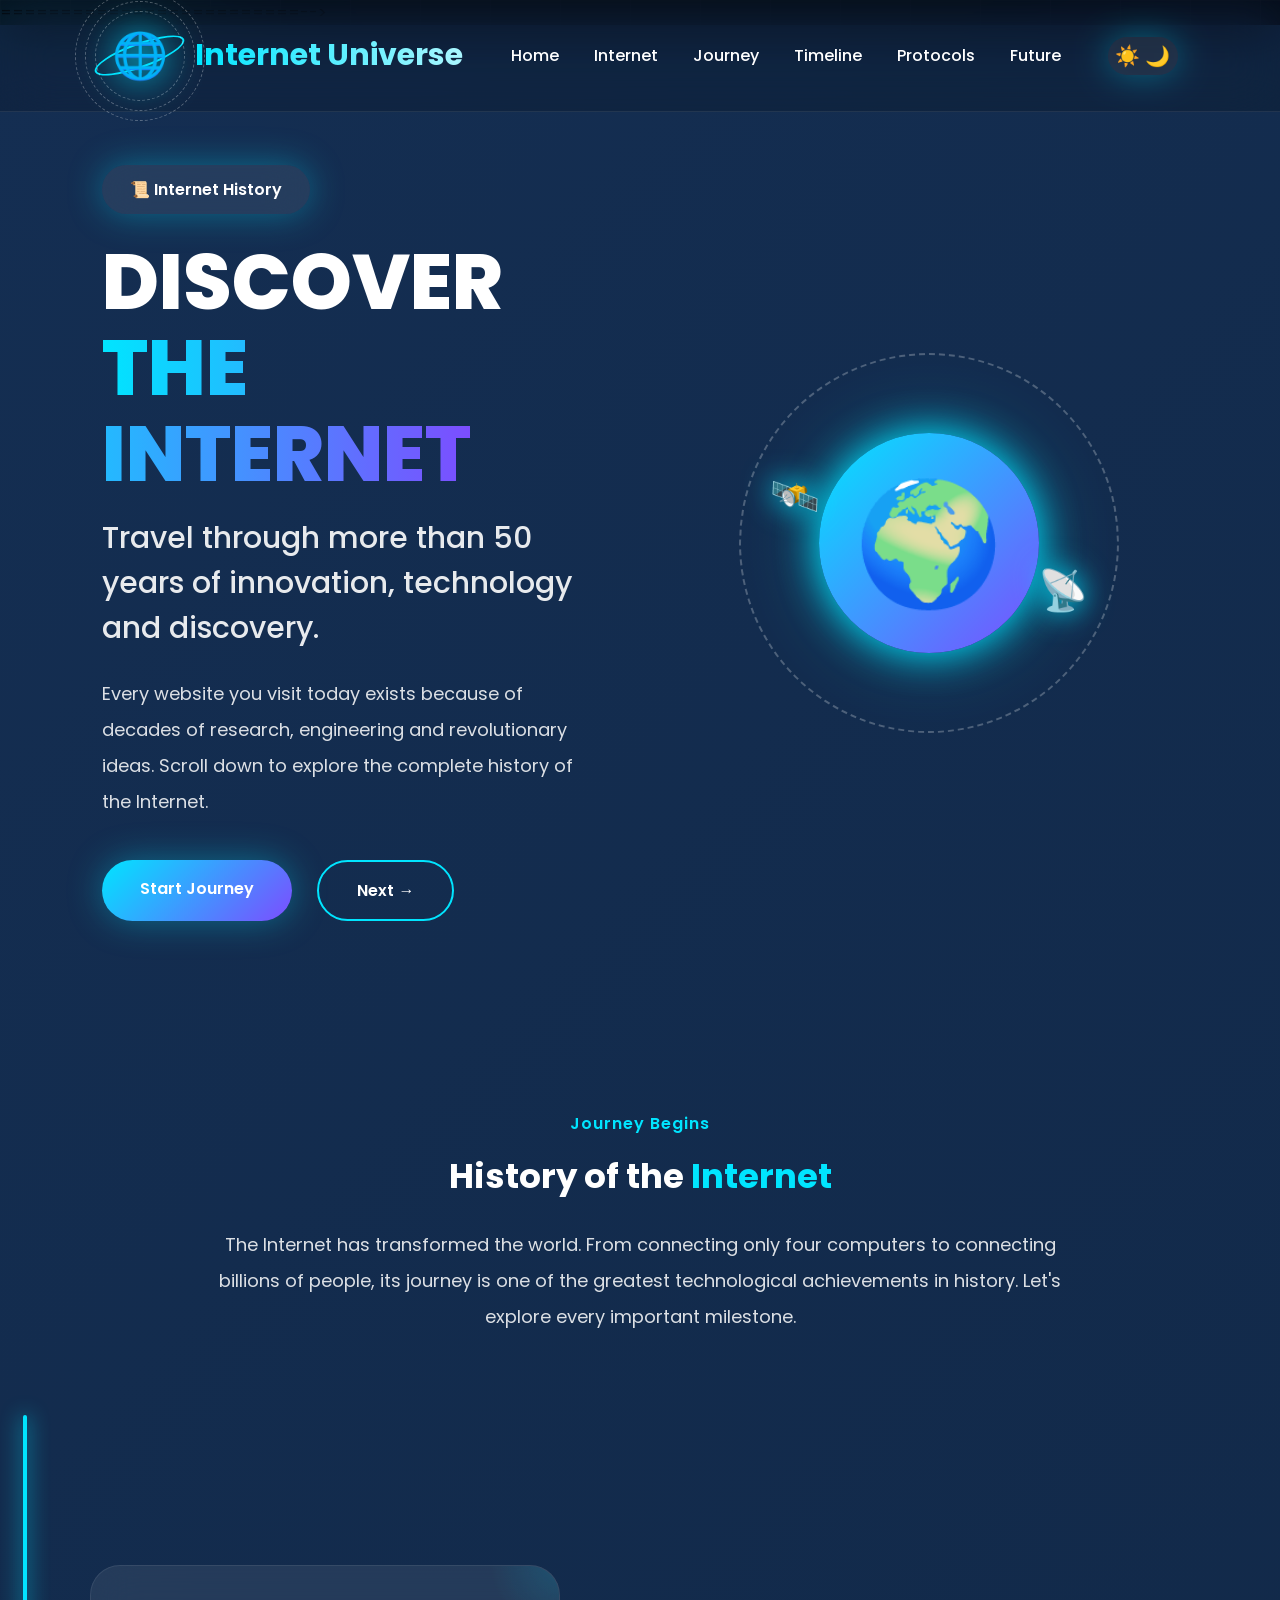
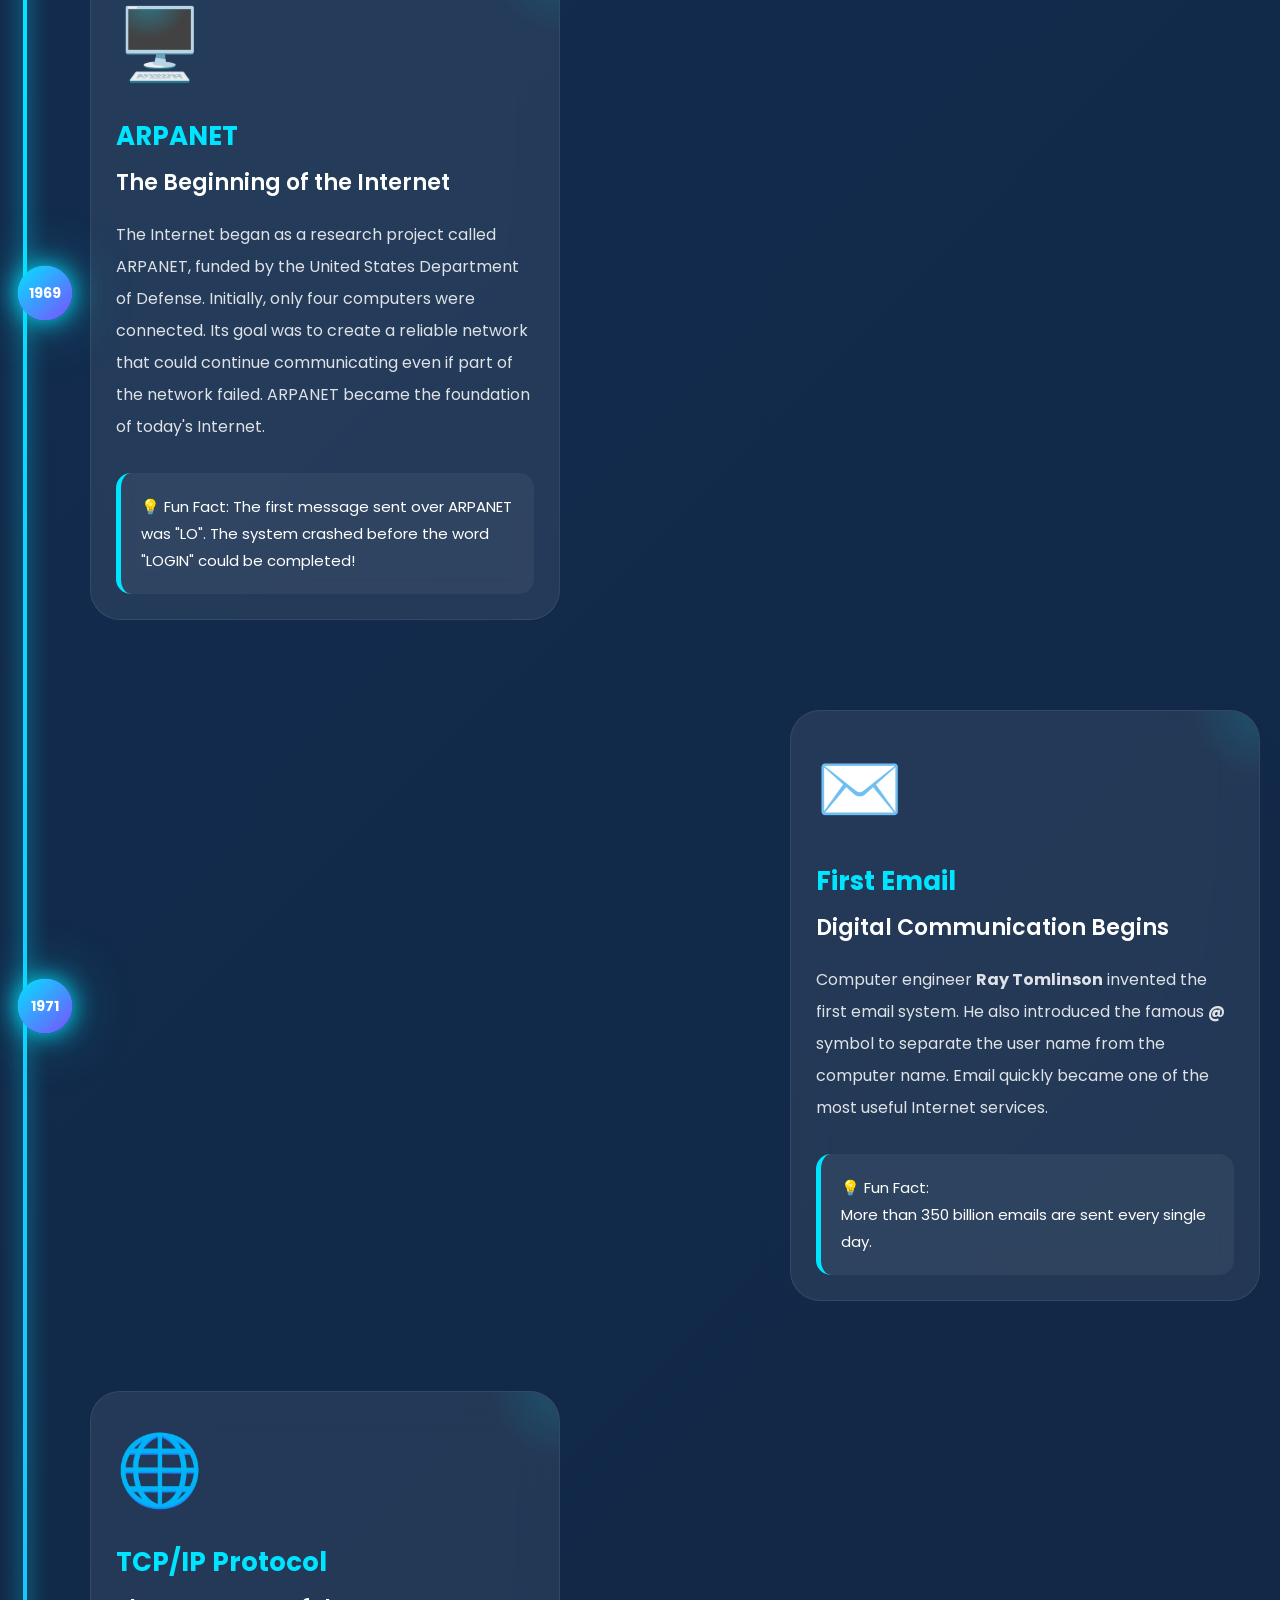
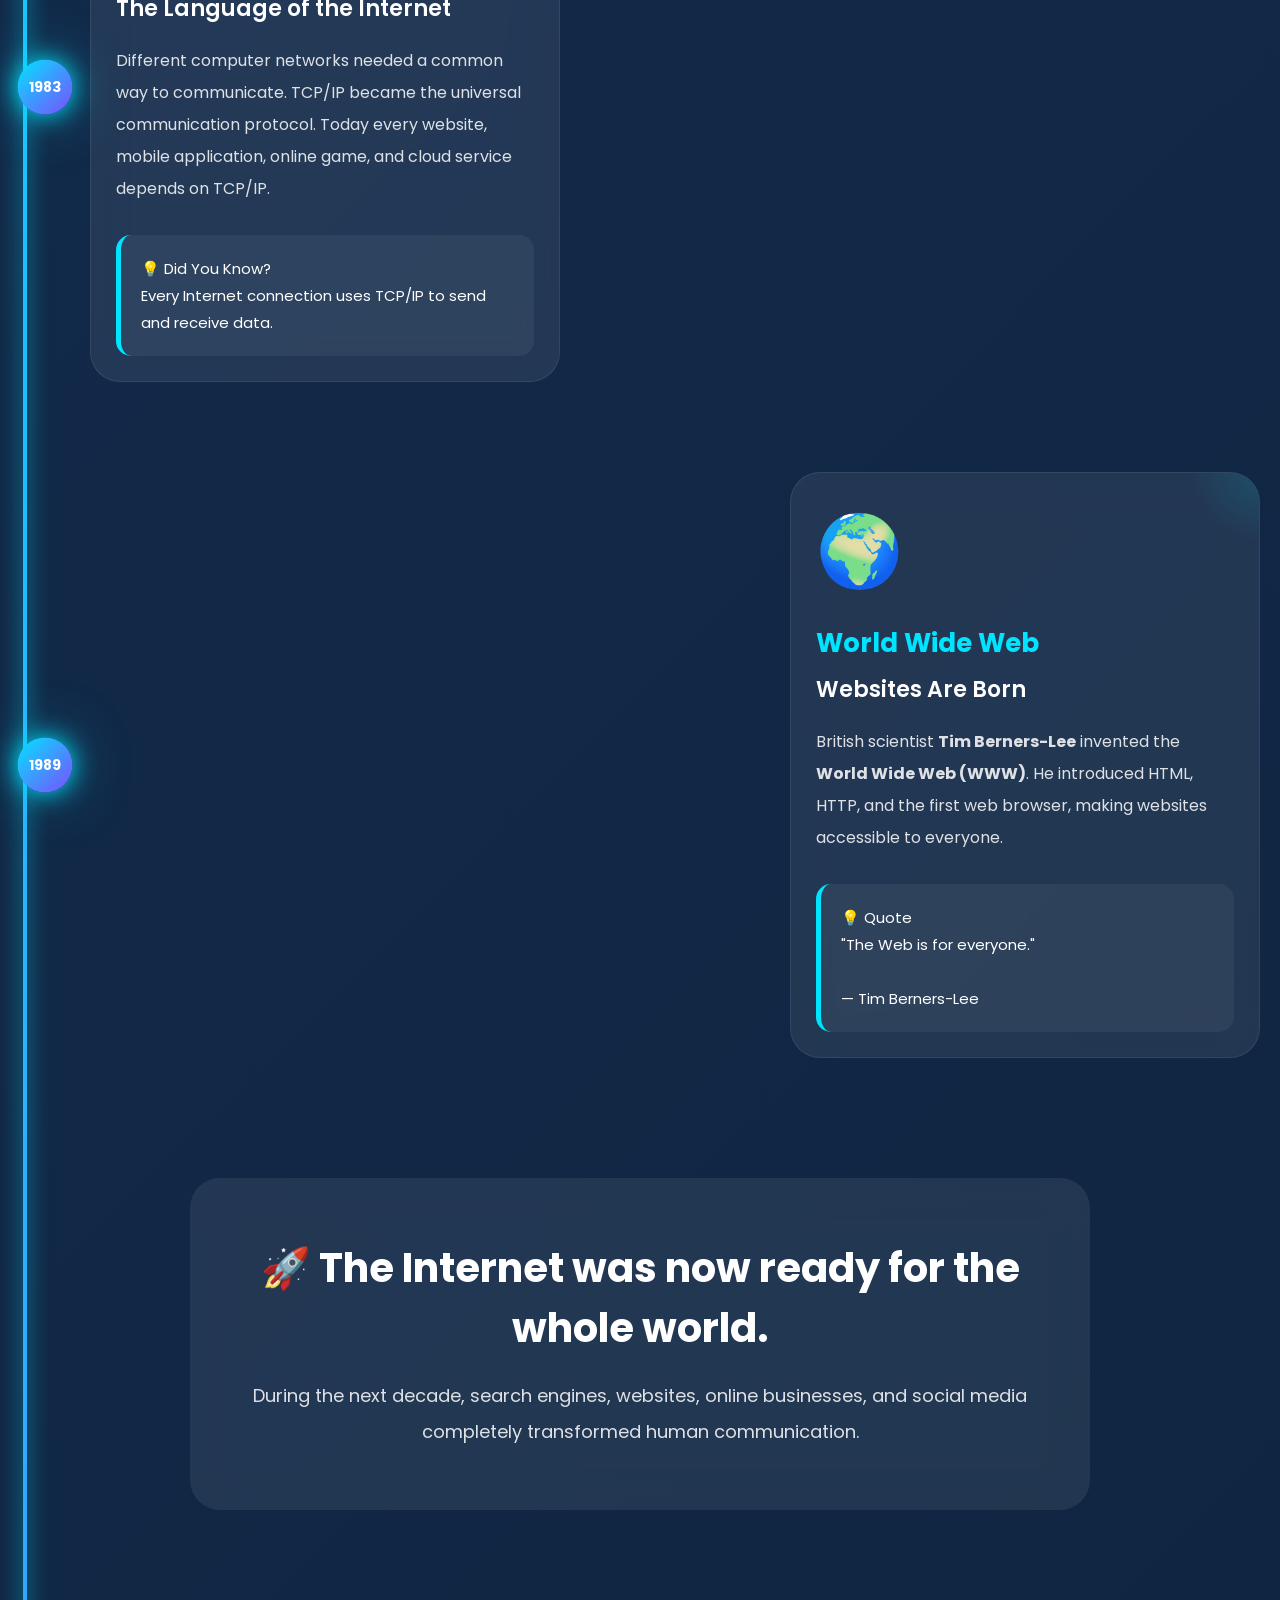
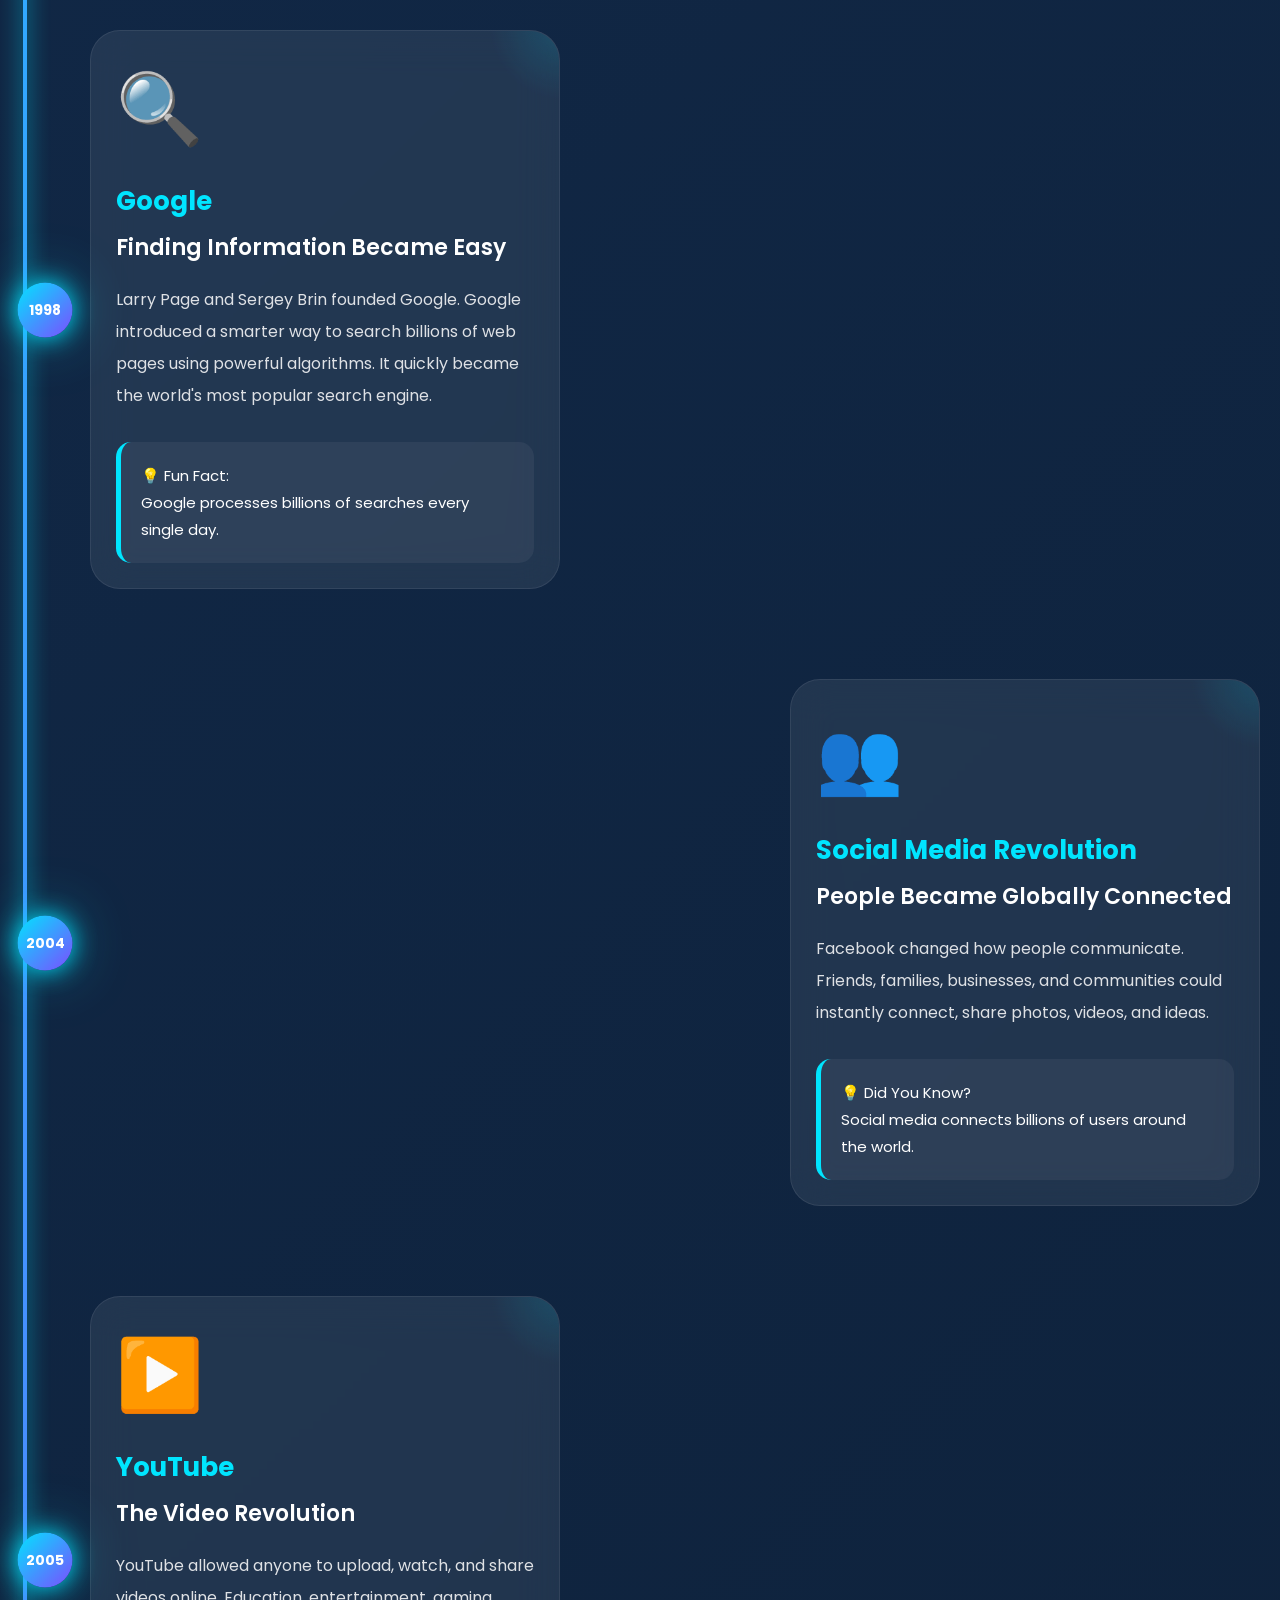
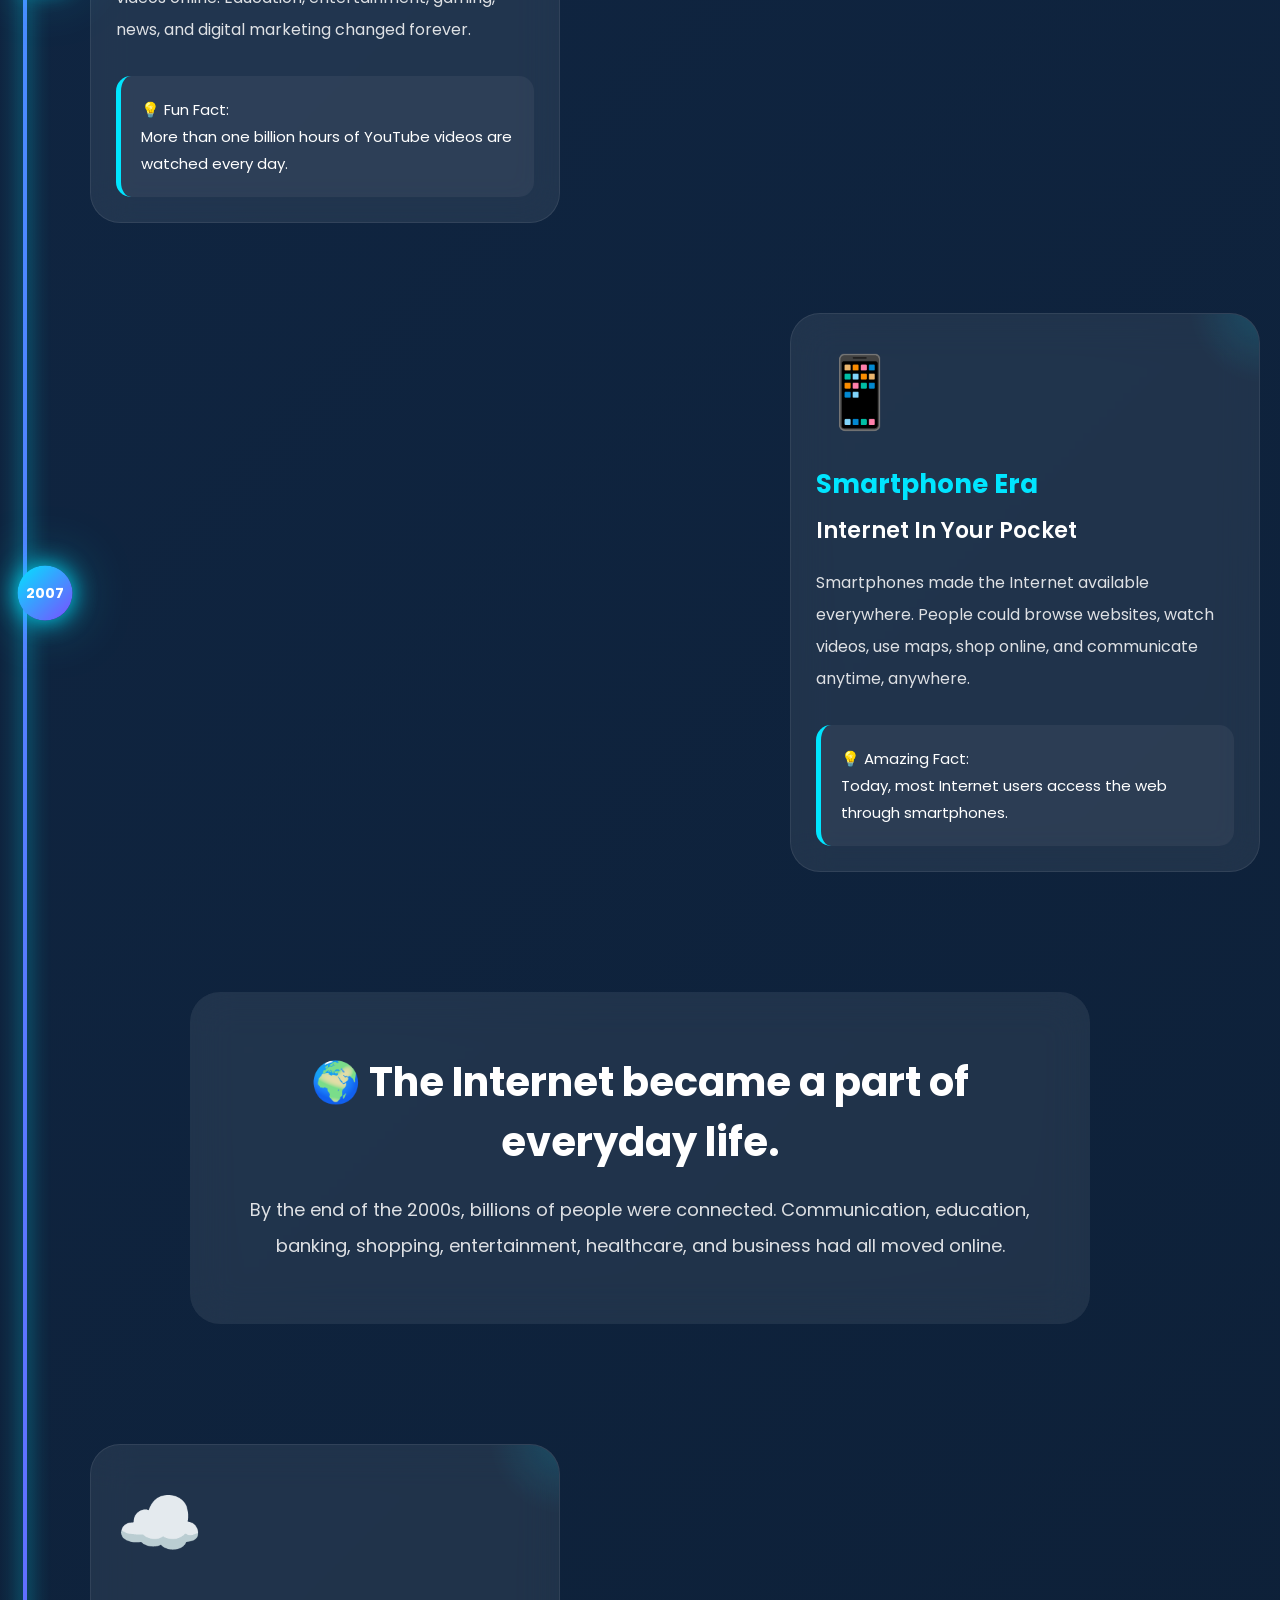
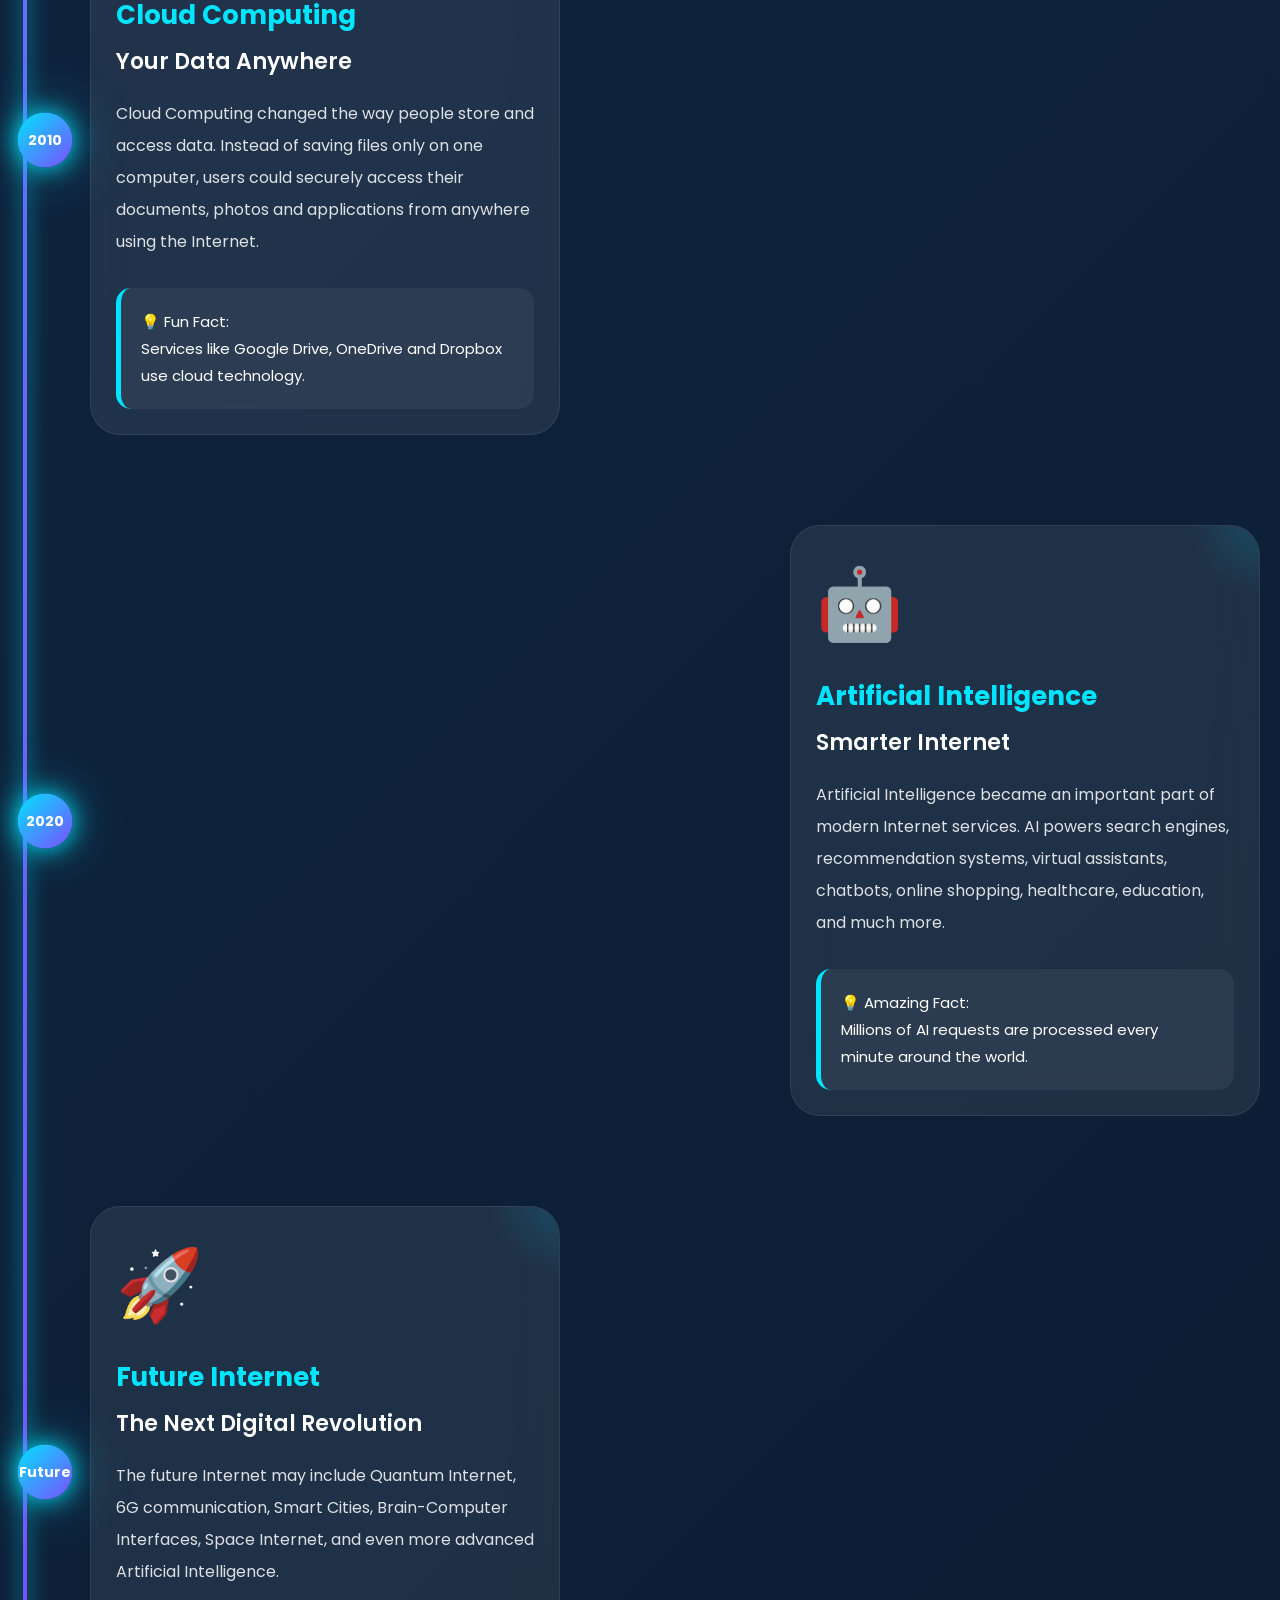
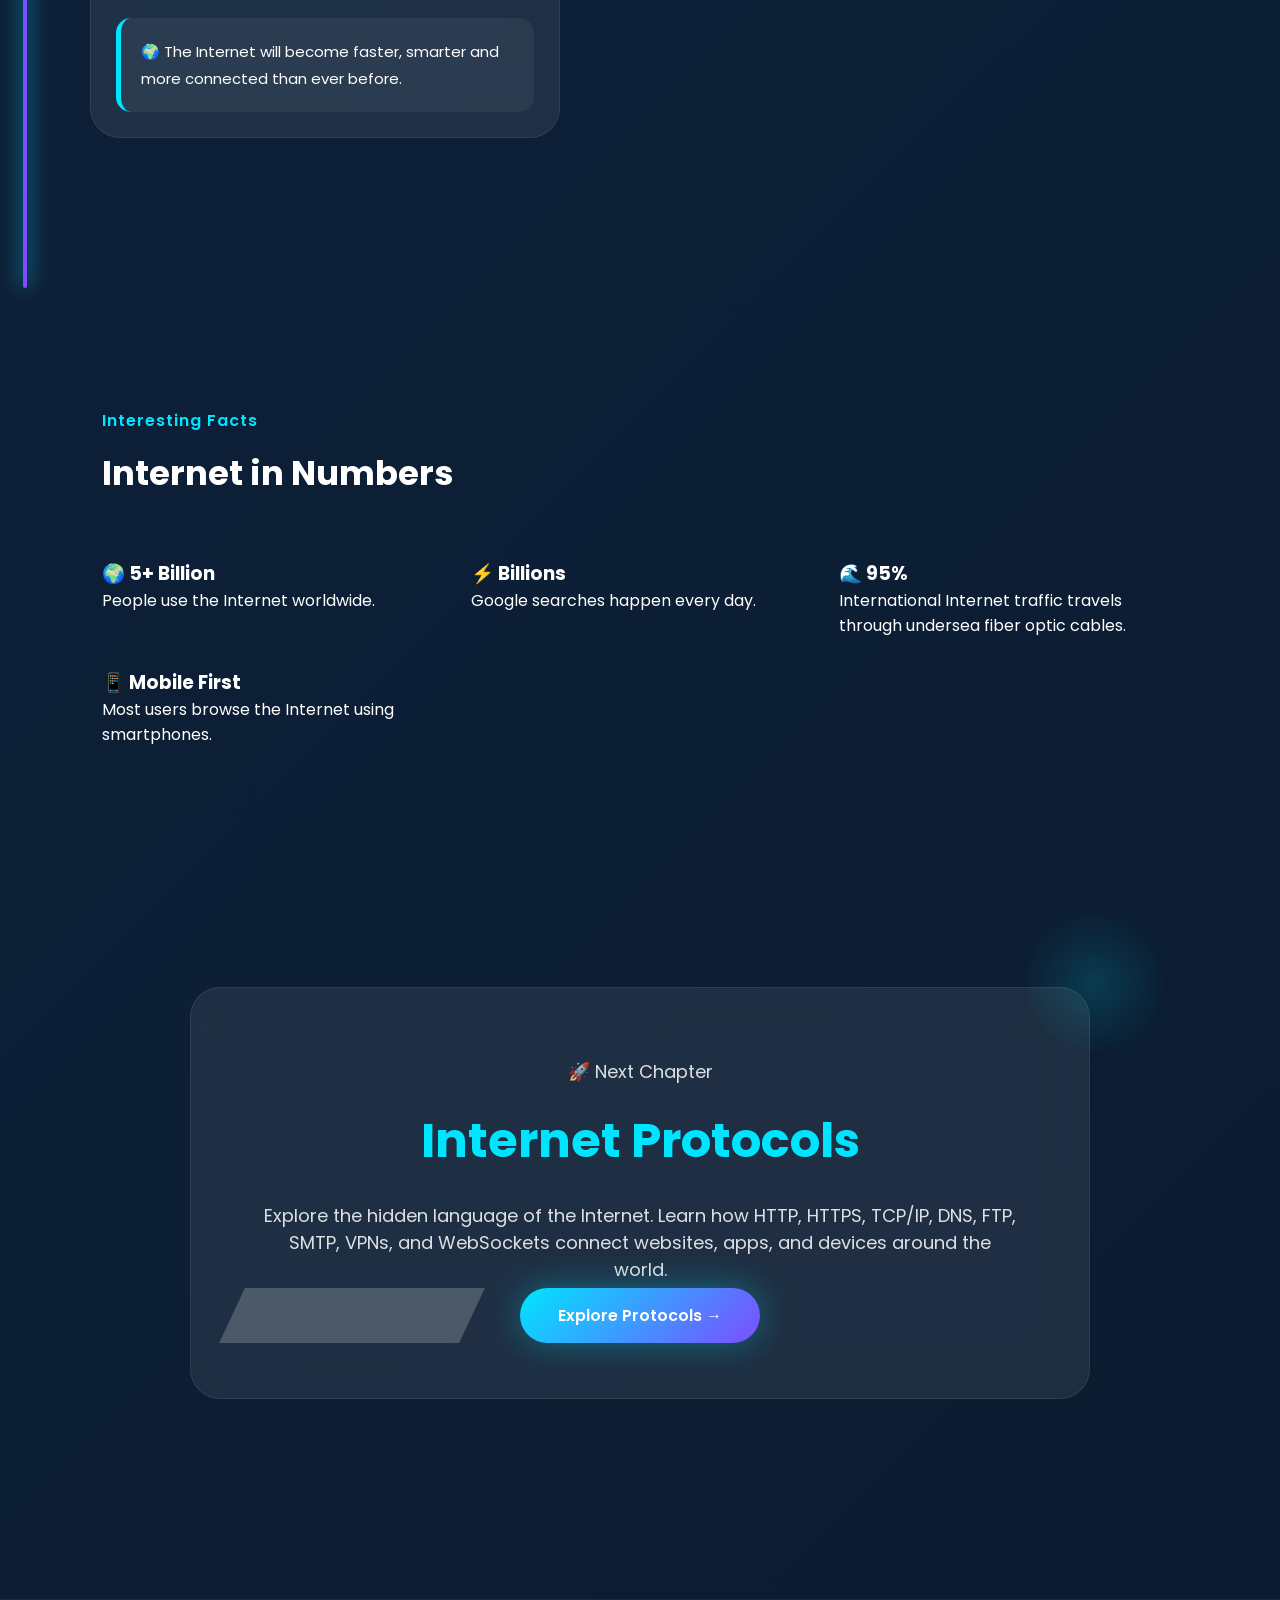
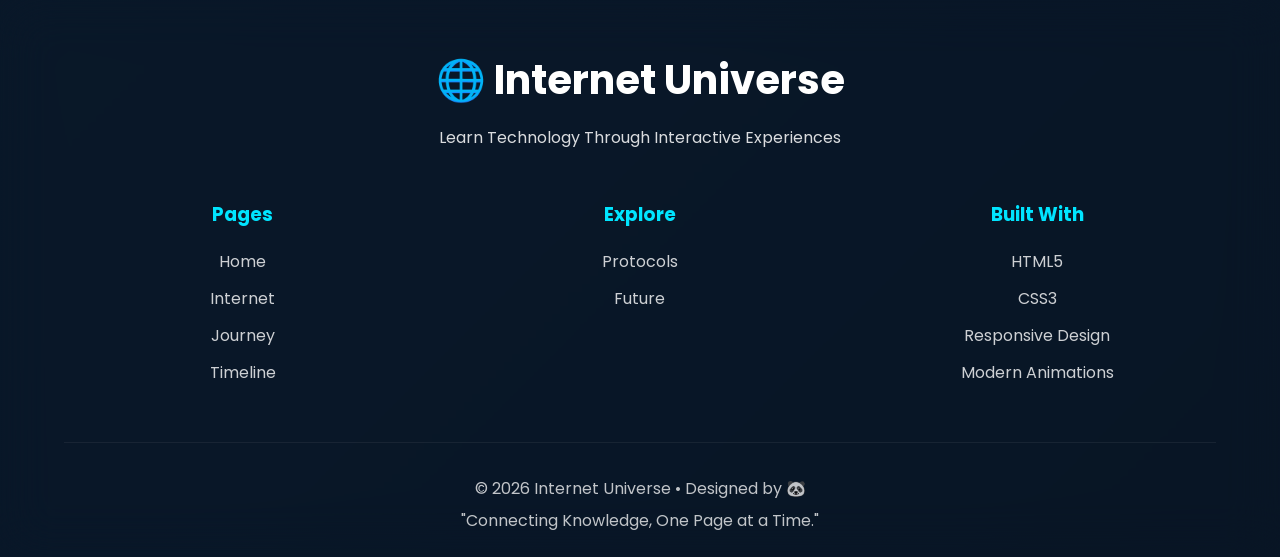
<file: timeline.html>
<!DOCTYPE html>
<html lang="en">

<head>

<meta charset="UTF-8">

<meta name="viewport" content="width=device-width, initial-scale=1.0">

<title>Internet Timeline | Internet Universe</title>

<link rel="stylesheet" href="timeline.css">


</head>

<body>





    =========================-->
<input type="checkbox" id="theme">
<input type="checkbox" id="nav-toggle" class="nav-toggle">

<div class="website">

        <!--========================
              HEADER
        =========================-->

        <header>
            <nav class="navbar">

    <div class="logo">
        <div class="planet">
            <div class="ring"></div>

            <div class="orbit orbit1"></div>
            <div class="orbit orbit2"></div>
            <div class="orbit orbit3"></div>

            <h2>🌐</h2>
        </div>

        <h1>Internet Universe</h1>
    </div>
                
    
       <label for="nav-toggle" class="menu-toggle" aria-label="Open navigation menu">
        <span></span>
        <span></span>
        <span></span>
    </label>

    <!-- Navigation -->
    <ul class="nav-links">
        <li><a href="index.html">Home</a></li>
        <li><a href="about.html">Internet</a></li>
        <li><a href="data-travel.html">Journey</a></li>
        <li><a href="timeline.html">Timeline</a></li>
        <li><a href="protocols.html">Protocols</a></li>
        <li><a href="future.html">Future</a></li>
    </ul>

    <label for="theme" class="theme-btn">
        ☀️ 🌙
    </label>

</nav>

        
              
        </header>
<!--==========================
      BACKGROUND
===========================-->

<section class="background">

<div class="grid"></div>

<div class="circle c1"></div>

<div class="circle c2"></div>

<div class="circle c3"></div>

<span class="star s1"></span>
<span class="star s2"></span>
<span class="star s3"></span>
<span class="star s4"></span>
<span class="star s5"></span>
<span class="star s6"></span>
<span class="star s7"></span>
<span class="star s8"></span>
<span class="star s9"></span>
<span class="star s10"></span>

</section>

<!--==========================
        HERO
===========================-->

<section class="hero">

<div class="hero-content">

<p class="tag">

📜 Internet History

</p>

<h1>

DISCOVER 

<span>THE INTERNET</span>

</h1>

<h2>

Travel through more than
50 years of innovation,
technology and discovery.

</h2>

<p class="description">

Every website you visit today
exists because of decades of research,
engineering and revolutionary ideas.

Scroll down to explore the complete history
of the Internet.

</p>

<div class="buttons">

<a href="#timeline" class="btn explore">

Start Journey

</a>

<a href="protocols.html" class="btn learn">

Next →

</a>

</div>

</div>

<div class="hero-image">

<div class="earth">

🌍

</div>

<div class="satellite sat1">

🛰️

</div>

<div class="satellite sat2">

📡

</div>

<div class="orbit orbit-big"></div>

</div>

</section>

<!--==========================
     TIMELINE INTRO
===========================-->

<section class="timeline-intro" id="timeline">

<div class="section-heading">

<p>

Journey Begins

</p>

<h2>

History of the

<span>Internet</span>

</h2>

</div>

<p class="intro-text">

The Internet has transformed the world.

From connecting only four computers
to connecting billions of people,
its journey is one of the greatest
technological achievements in history.

Let's explore every important milestone.

</p>

</section>

<!--==========================
        TIMELINE
===========================-->

<section class="timeline">

<div class="line"></div>

<!--==========================
        1969
===========================-->

<div class="timeline-item left">

<div class="year">

1969

</div>

<div class="timeline-card">

<div class="icon">

🖥️

</div>

<h2>

ARPANET

</h2>

<h3>

The Beginning of the Internet

</h3>

<p>

The Internet began as a research project
called ARPANET, funded by the
United States Department of Defense.

Initially, only four computers were connected.

Its goal was to create a reliable network
that could continue communicating even if
part of the network failed.

ARPANET became the foundation of
today's Internet.

</p>

<div class="fact">

💡 Fun Fact:
The first message sent over ARPANET
was "LO".
The system crashed before the word
"LOGIN" could be completed!

</div>

</div>

</div>

<!--==========================
      PART 2 STARTS HERE
===========================-->

<!--==========================
        1971
===========================-->

<div class="timeline-item right">

    <div class="year">
        1971
    </div>

    <div class="timeline-card">

        <div class="icon">
            ✉️
        </div>

        <h2>
            First Email
        </h2>

        <h3>
            Digital Communication Begins
        </h3>

        <p>

            Computer engineer <strong>Ray Tomlinson</strong>
            invented the first email system.

            He also introduced the famous
            <strong>@</strong> symbol to separate
            the user name from the computer name.

            Email quickly became one of the
            most useful Internet services.

        </p>

        <div class="fact">

            💡 Fun Fact:<br>

            More than 350 billion emails
            are sent every single day.

        </div>

    </div>

</div>

<!--==========================
        1983
===========================-->

<div class="timeline-item left">

    <div class="year">
        1983
    </div>

    <div class="timeline-card">

        <div class="icon">
            🌐
        </div>

        <h2>
            TCP/IP Protocol
        </h2>

        <h3>
            The Language of the Internet
        </h3>

        <p>

            Different computer networks
            needed a common way to communicate.

            TCP/IP became the universal
            communication protocol.

            Today every website,
            mobile application,
            online game,
            and cloud service
            depends on TCP/IP.

        </p>

        <div class="fact">

            💡 Did You Know?<br>

            Every Internet connection
            uses TCP/IP to send and receive data.

        </div>

    </div>

</div>

<!--==========================
        1989
===========================-->

<div class="timeline-item right">

    <div class="year">
        1989
    </div>

    <div class="timeline-card">

        <div class="icon">
            🌍
        </div>

        <h2>
            World Wide Web
        </h2>

        <h3>
            Websites Are Born
        </h3>

        <p>

            British scientist
            <strong>Tim Berners-Lee</strong>
            invented the
            <strong>World Wide Web (WWW)</strong>.

            He introduced HTML,
            HTTP,
            and the first web browser,
            making websites accessible
            to everyone.

        </p>

        <div class="fact">

            💡 Quote<br>

            "The Web is for everyone."

            <br><br>

            — Tim Berners-Lee

        </div>

    </div>

</div>

<!--==========================
        TIMELINE MESSAGE
===========================-->

<div class="timeline-message">

    <h2>

        🚀 The Internet was now ready
        for the whole world.

    </h2>

    <p>

        During the next decade,
        search engines,
        websites,
        online businesses,
        and social media
        completely transformed
        human communication.

    </p>

</div>

<!--==========================
      PART 3 STARTS HERE
===========================-->

<!--==========================
        1998
===========================-->

<div class="timeline-item left">

    <div class="year">
        1998
    </div>

    <div class="timeline-card">

        <div class="icon">
            🔍
        </div>

        <h2>
            Google
        </h2>

        <h3>
            Finding Information Became Easy
        </h3>

        <p>

            Larry Page and Sergey Brin founded Google.

            Google introduced a smarter way to search
            billions of web pages using powerful algorithms.

            It quickly became the world's most popular
            search engine.

        </p>

        <div class="fact">

            💡 Fun Fact:<br>

            Google processes billions of searches
            every single day.

        </div>

    </div>

</div>

<!--==========================
        2004
===========================-->

<div class="timeline-item right">

    <div class="year">
        2004
    </div>

    <div class="timeline-card">

        <div class="icon">
            👥
        </div>

        <h2>
            Social Media Revolution
        </h2>

        <h3>
            People Became Globally Connected
        </h3>

        <p>

            Facebook changed how people communicate.

            Friends,
            families,
            businesses,
            and communities
            could instantly connect,
            share photos,
            videos,
            and ideas.

        </p>

        <div class="fact">

            💡 Did You Know?<br>

            Social media connects billions
            of users around the world.

        </div>

    </div>

</div>

<!--==========================
        2005
===========================-->

<div class="timeline-item left">

    <div class="year">
        2005
    </div>

    <div class="timeline-card">

        <div class="icon">
            ▶️
        </div>

        <h2>
            YouTube
        </h2>

        <h3>
            The Video Revolution
        </h3>

        <p>

            YouTube allowed anyone to upload,
            watch,
            and share videos online.

            Education,
            entertainment,
            gaming,
            news,
            and digital marketing
            changed forever.

        </p>

        <div class="fact">

            💡 Fun Fact:<br>

            More than one billion hours
            of YouTube videos
            are watched every day.

        </div>

    </div>

</div>

<!--==========================
        2007
===========================-->

<div class="timeline-item right">

    <div class="year">
        2007
    </div>

    <div class="timeline-card">

        <div class="icon">
            📱
        </div>

        <h2>
            Smartphone Era
        </h2>

        <h3>
            Internet In Your Pocket
        </h3>

        <p>

            Smartphones made the Internet
            available everywhere.

            People could browse websites,
            watch videos,
            use maps,
            shop online,
            and communicate anytime,
            anywhere.

        </p>

        <div class="fact">

            💡 Amazing Fact:<br>

            Today, most Internet users
            access the web through smartphones.

        </div>

    </div>

</div>

<!--==========================
      MODERN INTERNET
===========================-->

<div class="timeline-message">

    <h2>

        🌍 The Internet became a part of everyday life.

    </h2>

    <p>

        By the end of the 2000s,
        billions of people were connected.

        Communication,
        education,
        banking,
        shopping,
        entertainment,
        healthcare,
        and business
        had all moved online.

    </p>

</div>

<!--==========================
      PART 4 STARTS HERE
===========================-->
<!--==========================
        2010
===========================-->

<div class="timeline-item left">

    <div class="year">
        2010
    </div>

    <div class="timeline-card">

        <div class="icon">
            ☁️
        </div>

        <h2>
            Cloud Computing
        </h2>

        <h3>
            Your Data Anywhere
        </h3>

        <p>

            Cloud Computing changed the way people
            store and access data.

            Instead of saving files only on one computer,
            users could securely access their documents,
            photos and applications from anywhere
            using the Internet.

        </p>

        <div class="fact">

            💡 Fun Fact:<br>

            Services like Google Drive,
            OneDrive and Dropbox use cloud technology.

        </div>

    </div>

</div>

<!--==========================
        2020
===========================-->

<div class="timeline-item right">

    <div class="year">
        2020
    </div>

    <div class="timeline-card">

        <div class="icon">
            🤖
        </div>

        <h2>
            Artificial Intelligence
        </h2>

        <h3>
            Smarter Internet
        </h3>

        <p>

            Artificial Intelligence became an important
            part of modern Internet services.

            AI powers search engines,
            recommendation systems,
            virtual assistants,
            chatbots,
            online shopping,
            healthcare,
            education,
            and much more.

        </p>

        <div class="fact">

            💡 Amazing Fact:<br>

            Millions of AI requests are processed
            every minute around the world.

        </div>

    </div>

</div>

<!--==========================
        FUTURE
===========================-->

<div class="timeline-item left">

    <div class="year">
        Future
    </div>

    <div class="timeline-card">

        <div class="icon">
            🚀
        </div>

        <h2>
            Future Internet
        </h2>

        <h3>
            The Next Digital Revolution
        </h3>

        <p>

            The future Internet may include
            Quantum Internet,
            6G communication,
            Smart Cities,
            Brain-Computer Interfaces,
            Space Internet,
            and even more advanced
            Artificial Intelligence.

        </p>

        <div class="fact">

            🌍 The Internet will become faster,
            smarter and more connected than ever before.

        </div>

    </div>

</div>

</section>

<!--==========================
        INTERNET FACTS
===========================-->

<section class="facts">

    <div class="section-heading">

        <p>Interesting Facts</p>

        <h2>Internet in Numbers</h2>

    </div>

    <div class="facts-grid">

        <div class="fact-card">

            <h3>🌍 5+ Billion</h3>

            <p>
                People use the Internet worldwide.
            </p>

        </div>

        <div class="fact-card">

            <h3>⚡ Billions</h3>

            <p>
                Google searches happen every day.
            </p>

        </div>

        <div class="fact-card">

            <h3>🌊 95%</h3>

            <p>
                International Internet traffic travels
                through undersea fiber optic cables.
            </p>

        </div>

        <div class="fact-card">

            <h3>📱 Mobile First</h3>

            <p>
                Most users browse the Internet
                using smartphones.
            </p>

        </div>

    </div>

</section>

       
<!--==========================
      NEXT PAGE
===========================-->

<section class="next-page">

    <div class="next-card">

        <p>

            🚀 Next Chapter

        </p>

        <h2>

            Internet Protocols

        </h2>

        <p>
Explore the hidden language of the Internet.

    Learn how HTTP,
    HTTPS,
    TCP/IP,
    DNS,
    FTP,
    SMTP,
    VPNs,
    and WebSockets
    connect websites,
    apps,
    and devices around the world.

        </p>

        <a href="protocols.html" class="btn explore">

            Explore Protocols →

        </a>

    </div>

</section>

<!--==========================
        FOOTER
===========================-->

<footer class="footer">

    <div class="footer-top">

        <h2>

            🌐 Internet Universe

        </h2>

        <p>

            Learn Technology Through Interactive Experiences

        </p>

    </div>

    <div class="footer-links">

        <div>

            <h3>Pages</h3>

            <a href="index.html">Home</a>
            <a href="about.html">Internet</a>
            <a href="data-travel.html">Journey</a>
            <a href="timeline.html">Timeline</a>

        </div>

        <div>

            <h3>Explore</h3>

          
            <a href="protocols.html">Protocols</a>
            <a href="future.html">Future</a>

        </div>

        <div>

            <h3>Built With</h3>

            <p>HTML5</p>
            <p>CSS3</p>
            <p>Responsive Design</p>
            <p>Modern Animations</p>

        </div>

    </div>

    <div class="footer-bottom">

        <p>

            © 2026 Internet Universe

            • Designed by

            <strong>🐼</strong>

        </p>

        <p>

            "Connecting Knowledge, One Page at a Time."

        </p>

    </div>

</footer>

</div>

</body>

</html>
</file>
<file: style.css>
/*==========================================
        GOOGLE FONT
==========================================*/
@import url('https://fonts.googleapis.com/css2?family=Poppins:wght@300;400;500;600;700;800&display=swap');

/*==========================================
        RESET
==========================================*/
*{
    margin:0;
    padding:0;
    box-sizing:border-box;
    font-family:'Poppins',sans-serif;
    scroll-behavior:smooth;
}

html{
    overflow-x:hidden;
}

body{
    overflow-x:hidden;
    background:#020617;
}

/*==========================================
        THEME VARIABLES
==========================================*/

.website{

--bg:#050816;
--bg2:#0b1028;
--card:rgba(255,255,255,.08);

--text:#ffffff;
--para:#cfd8ff;

--primary:#00d9ff;
--secondary:#6f6cff;
--pink:#ff4fd8;

--shadow:0 0 25px rgba(0,217,255,.35);

--border:rgba(255,255,255,.12);

background:linear-gradient(180deg,#040816,#07152d,#09152d);

color:var(--text);

min-height:100vh;

position:relative;

transition:.6s;
}

/*==========================
      DAY MODE
==========================*/

#theme{
display:none;
}

#theme:checked~.website{

--bg:#eef6ff;
--bg2:#dfefff;
--card:rgba(255,255,255,.8);

--text:#16203a;
--para:#45546e;

--primary:#0066ff;
--secondary:#00b8ff;
--pink:#ff4ba5;

--shadow:0 10px 35px rgba(0,0,0,.12);

--border:rgba(0,0,0,.08);

background:linear-gradient(180deg,#d9f2ff,#eef8ff,#ffffff);

}

/*==========================================
        CUSTOM SCROLLBAR
==========================================*/

::-webkit-scrollbar{
width:10px;
}

::-webkit-scrollbar-track{
background:#08111d;
}

::-webkit-scrollbar-thumb{
background:linear-gradient(var(--primary),var(--secondary));
border-radius:20px;
}

/*==========================================
        BACKGROUND
==========================================*/

.background{

position:fixed;

top:0;
left:0;

width:100%;
height:100%;

overflow:hidden;

z-index:-2;

background:
radial-gradient(circle at top,#132d67 0%,transparent 45%),
radial-gradient(circle at bottom,#0d1740 0%,transparent 50%);

}

/*==========================================
        STARS
==========================================*/

.star{

position:absolute;

background:#fff;

border-radius:50%;

animation:twinkle 4s infinite;

box-shadow:0 0 12px white;

}

.s1{
width:3px;
height:3px;
top:8%;
left:8%;
animation-duration:3s;
}

.s2{
width:2px;
height:2px;
top:20%;
left:40%;
}

.s3{
width:4px;
height:4px;
top:12%;
right:15%;
animation-duration:5s;
}

.s4{
width:3px;
height:3px;
top:55%;
left:18%;
}

.s5{
width:2px;
height:2px;
top:70%;
left:50%;
}

.s6{
width:5px;
height:5px;
top:82%;
right:12%;
}

.s7{
width:3px;
height:3px;
top:35%;
right:28%;
}

.s8{
width:2px;
height:2px;
top:62%;
right:42%;
}

.s9{
width:4px;
height:4px;
top:42%;
left:72%;
}

.s10{
width:3px;
height:3px;
bottom:8%;
left:82%;
}

/*==========================================
        FLOATING CIRCLES
==========================================*/

.circle{

position:absolute;

border-radius:50%;

filter:blur(30px);

opacity:.35;

animation:float 8s ease-in-out infinite;

}

.c1{

width:250px;
height:250px;

background:#00c8ff;

top:5%;
left:-100px;

}

.c2{

width:350px;
height:350px;

background:#6548ff;

bottom:-100px;
right:-120px;

animation-delay:2s;

}

.c3{

width:180px;
height:180px;

background:#ff49cf;

left:40%;
bottom:10%;

animation-delay:4s;

}

/*==========================================
            HEADER
==========================================*/

header{

width:100%;

position:sticky;

top:0;

z-index:999;

backdrop-filter:blur(18px);

background:rgba(6,10,28,.55);

border-bottom:1px solid var(--border);

transition:.5s;

}

#theme:checked~.website header{

background:rgba(255,255,255,.6);

}

/*==========================================
            NAVBAR
==========================================*/

.navbar{

width:70%;

margin:auto;

height:90px;

display:flex;

align-items:center;

justify-content:space-between;

}

.logo{

display:flex;

align-items:center;

gap:18px;

}

.logo h1{

font-size:28px;

font-weight:700;

color:var(--text);

letter-spacing:1px;
}

    @media (max-width:768px){

    .navbar{
        width:95%;
        height:auto;
        padding:15px 20px;
        flex-direction:column;
        gap:20px;
    }

    .logo{
        gap:12px;
    }

    .logo h1{
        font-size:22px;
    }

    .planet{
        width:55px;
        height:55px;
    }

    .planet h2{
        font-size:26px;
    }

    .ring{
        width:80px;
        height:18px;
    }

    .orbit1{
        width:70px;
        height:70px;
    }

    .orbit2{
        width:90px;
        height:90px;
    }

    .orbit3{
        width:110px;
        height:110px;
    }

    .navbar ul{
        width:100%;
        display:flex;
        flex-direction:column;
        align-items:center;
        gap:15px;
    }

    .navbar ul li a{
        font-size:16px;
    }
.theme-btn{

width:68px;

height:34px;

border-radius:50px;

display:flex;

justify-content:center;

align-items:center;

cursor:pointer;

font-size:18px;

background:linear-gradient(45deg,var(--primary),var(--secondary));

color:#fff;

transition:.4s;

box-shadow:var(--shadow);

}

.theme-btn:hover{

transform:scale(1.08);

}

#theme:checked~.website .theme-btn{

background:linear-gradient(45deg,#ffb703,#ffd166);

}

  
/*==========================================
            PLANET LOGO
==========================================*/

.planet{

width:70px;

height:70px;

border-radius:50%;

background:linear-gradient(135deg,#00e0ff,#2f6fff);

position:relative;

display:flex;

justify-content:center;

align-items:center;

box-shadow:
0 0 25px #00d9ff,
0 0 60px rgba(0,217,255,.3);

animation:planetRotate 12s linear infinite;

}

.planet h2{

font-size:34px;

animation:glow 3s infinite;

}

.ring{

position:absolute;

width:100px;

height:24px;

border:3px solid rgba(255,255,255,.65);

border-radius:50%;

transform:rotate(-20deg);

}

.orbit{

position:absolute;

border:1px dashed rgba(255,255,255,.45);

border-radius:50%;

animation:spin linear infinite;

}

.orbit1{

width:90px;
height:90px;
animation-duration:10s;

}

.orbit2{

width:110px;
height:110px;
animation-duration:15s;

}

.orbit3{

width:130px;
height:130px;
animation-duration:20s;

}

.dot{

position:absolute;

width:8px;
height:8px;

background:#fff;

border-radius:50%;

box-shadow:0 0 12px white;

}

.dot1{

top:-4px;
left:50%;

}

.dot2{

bottom:15px;
right:-4px;

}

.dot3{

left:-4px;
top:45%;

}

/*==========================================
        NAV LINKS
==========================================*/

.navbar ul{

display:flex;

gap:28px;

list-style:none;

}

.navbar ul li a{

text-decoration:none;

color:var(--text);

font-weight:500;

transition:.4s;

position:relative;

}

.navbar ul li a::after{

content:"";

position:absolute;

left:0;
bottom:-6px;

width:0%;

height:2px;

background:var(--primary);

transition:.4s;

}

.navbar ul li a:hover{

color:var(--primary);

}

.navbar ul li a:hover::after{

width:100%;

}

/*==========================================
        THEME BUTTON
==========================================*/

.theme-btn{

width:68px;

height:34px;

background:linear-gradient(90deg,#00c8ff,#6d4bff);

border-radius:50px;

display:flex;

align-items:center;

justify-content:center;

cursor:pointer;

font-size:18px;

box-shadow:var(--shadow);

transition:.4s;

}

.theme-btn:hover{

transform:scale(1.08);

}

/*==========================================
        ANIMATIONS
==========================================*/

@keyframes twinkle{

0%,100%{
opacity:.2;
transform:scale(.8);
}

50%{
opacity:1;
transform:scale(1.6);
}

}

@keyframes float{

0%,100%{
transform:translateY(0);
}

50%{
transform:translateY(-35px);
}

}

@keyframes spin{

from{
transform:rotate(0);
}

to{
transform:rotate(360deg);
}

}

@keyframes planetRotate{

from{
transform:rotate(0);
}

to{
transform:rotate(360deg);
}

}

@keyframes glow{

0%,100%{
filter:drop-shadow(0 0 8px white);
}

50%{
filter:drop-shadow(0 0 22px #00d9ff);
}

}

/*==========================================
            HERO SECTION
==========================================*/

.hero{
    width:90%;
    margin:auto;
    min-height:90vh;
    display:flex;
    align-items:center;
    justify-content:space-between;
    gap:60px;
    padding:80px 0;
}

.hero-left,
.hero-right{
    flex:1;
}

/*==========================================
            HERO TEXT
==========================================*/

.tag{
    display:inline-block;
    padding:10px 20px;
    border-radius:30px;
    background:rgba(0,217,255,.12);
    border:1px solid var(--border);
    color:var(--primary);
    margin-bottom:25px;
    animation:fadeDown 1s ease;
}

.hero-left h1{
    font-size:75px;
    line-height:1.1;
    font-weight:800;
    color:var(--text);
    animation:slideLeft 1s ease;
}

.hero-left h1 span{
    color:var(--primary);
    text-shadow:0 0 20px var(--primary);
    animation:glowText 3s infinite;
}

.hero-left h2{
    font-size:34px;
    color:var(--para);
    margin:20px 0;
    animation:slideLeft 1.2s ease;
}

.description{
    color:var(--para);
    line-height:1.9;
    font-size:17px;
    max-width:600px;
    animation:slideLeft 1.4s ease;
}

/*==========================================
            BUTTONS
==========================================*/

.buttons{
    display:flex;
    gap:20px;
    margin-top:40px;
}

.btn{
    text-decoration:none;
    padding:16px 35px;
    border-radius:50px;
    font-weight:600;
    transition:.4s;
    position:relative;
    overflow:hidden;
}

.explore{
    background:linear-gradient(45deg,var(--primary),var(--secondary));
    color:#fff;
    box-shadow:var(--shadow);
}

.learn{
    border:2px solid var(--primary);
    color:var(--primary);
}

.btn::before{
    content:"";
    position:absolute;
    top:0;
    left:-120%;
    width:100%;
    height:100%;
    background:rgba(255,255,255,.25);
    transform:skewX(-30deg);
    transition:.6s;
}

.btn:hover::before{
    left:120%;
}

.btn:hover{
    transform:translateY(-8px);
}

.explore:hover{
    box-shadow:0 0 40px var(--primary);
}

.learn:hover{
    background:var(--primary);
    color:#fff;
}

/*==========================================
        INTERNET LOGO
==========================================*/

.hero-right{
    display:flex;
    justify-content:center;
    align-items:center;
}

.internet-logo{
    width:420px;
    height:420px;
    position:relative;
    display:flex;
    justify-content:center;
    align-items:center;
    animation:floatLogo 6s ease-in-out infinite;
}

/*==========================================
            RINGS
==========================================*/

.outer-ring,
.middle-ring,
.inner-ring{
    position:absolute;
    border-radius:50%;
    border:2px solid rgba(255,255,255,.2);
}

.outer-ring{
    width:420px;
    height:420px;
    animation:rotateRing 20s linear infinite;
}

.middle-ring{
    width:320px;
    height:320px;
    animation:rotateReverse 15s linear infinite;
}

.inner-ring{
    width:220px;
    height:220px;
    animation:rotateRing 10s linear infinite;
}

/*==========================================
            GLOBE
==========================================*/

.globe{
    width:150px;
    height:150px;
    border-radius:50%;
    background:linear-gradient(135deg,#00d9ff,#2d63ff);
    display:flex;
    justify-content:center;
    align-items:center;
    font-size:80px;
    box-shadow:
    0 0 40px #00d9ff,
    0 0 90px rgba(0,217,255,.4);
    animation:planetSpin 12s linear infinite;
}

/*==========================================
        SATELLITES
==========================================*/

.satellite{
    width:18px;
    height:18px;
    border-radius:50%;
    background:#fff;
    position:absolute;
    box-shadow:0 0 18px white;
}

.sat1{
    animation:orbit1 10s linear infinite;
}

.sat2{
    animation:orbit2 14s linear infinite;
}

.sat3{
    animation:orbit3 18s linear infinite;
}

/*==========================================
        SCROLL
==========================================*/

.scroll{
    display:flex;
    flex-direction:column;
    align-items:center;
    gap:10px;
    margin-bottom:60px;
    animation:bounce 2s infinite;
}

.scroll span{
    width:26px;
    height:48px;
    border:2px solid var(--primary);
    border-radius:20px;
    position:relative;
}

.scroll span::before{
    content:"";
    width:6px;
    height:10px;
    background:var(--primary);
    position:absolute;
    left:50%;
    transform:translateX(-50%);
    top:8px;
    border-radius:20px;
    animation:wheel 2s infinite;
}

.scroll p{
    color:var(--para);
    font-size:15px;
}

/*==========================================
        HERO ANIMATIONS
==========================================*/

@keyframes slideLeft{
    from{
        opacity:0;
        transform:translateX(-70px);
    }
    to{
        opacity:1;
        transform:translateX(0);
    }
}

@keyframes fadeDown{
    from{
        opacity:0;
        transform:translateY(-40px);
    }
    to{
        opacity:1;
        transform:translateY(0);
    }
}

@keyframes glowText{
    0%,100%{
        text-shadow:0 0 15px var(--primary);
    }
    50%{
        text-shadow:
        0 0 30px var(--primary),
        0 0 60px var(--secondary);
    }
}

@keyframes floatLogo{
    0%,100%{
        transform:translateY(0);
    }
    50%{
        transform:translateY(-20px);
    }
}

@keyframes rotateRing{
    from{
        transform:rotate(0deg);
    }
    to{
        transform:rotate(360deg);
    }
}

@keyframes rotateReverse{
    from{
        transform:rotate(360deg);
    }
    to{
        transform:rotate(0deg);
    }
}

@keyframes planetSpin{
    from{
        transform:rotate(0deg);
    }
    to{
        transform:rotate(360deg);
    }
}

@keyframes orbit1{
    from{transform:rotate(0deg) translateX(210px) rotate(0deg);}
    to{transform:rotate(360deg) translateX(210px) rotate(-360deg);}
}

@keyframes orbit2{
    from{transform:rotate(0deg) translateX(160px) rotate(0deg);}
    to{transform:rotate(-360deg) translateX(160px) rotate(360deg);}
}

@keyframes orbit3{
    from{transform:rotate(0deg) translateX(110px) rotate(0deg);}
    to{transform:rotate(360deg) translateX(110px) rotate(-360deg);}
}

@keyframes bounce{
    0%,100%{
        transform:translateY(0);
    }
    50%{
        transform:translateY(12px);
    }
}

@keyframes wheel{
    0%{
        opacity:0;
        top:8px;
    }
    50%{
        opacity:1;
    }
    100%{
        opacity:0;
        top:26px;
    }
}
/*==========================================
        INTERNET INTRO
==========================================*/

.internet-intro{
    width:90%;
    margin:120px auto;
}

.intro-title{
    text-align:center;
    margin-bottom:70px;
}

.intro-title p{
    color:var(--primary);
    font-size:18px;
    margin-bottom:15px;
}

.intro-title h2{
    font-size:48px;
    color:var(--text);
    line-height:1.3;
}

.intro-title span{
    color:var(--primary);
}

.intro-container{
    display:grid;
    grid-template-columns:repeat(3,1fr);
    gap:30px;
}

.intro-card{
    background:var(--card);
    border:1px solid var(--border);
    backdrop-filter:blur(15px);
    border-radius:25px;
    padding:35px;
    transition:.4s;
    position:relative;
    overflow:hidden;
}

.intro-card::before{
    content:"";
    position:absolute;
    inset:0;
    background:linear-gradient(135deg,
    rgba(0,217,255,.15),
    transparent,
    rgba(111,108,255,.15));
    opacity:0;
    transition:.5s;
}

.intro-card:hover::before{
    opacity:1;
}

.intro-card:hover{
    transform:translateY(-15px);
    box-shadow:var(--shadow);
}

.emoji{
    font-size:55px;
    margin-bottom:20px;
}

.intro-card h3{
    color:var(--text);
    margin-bottom:15px;
    font-size:25px;
}

.intro-card p{
    color:var(--para);
    line-height:1.8;
}

/*==========================================
        INTERNET STATS
==========================================*/

.internet-stats{
    width:90%;
    margin:120px auto;
}

.section-heading{
    text-align:center;
    margin-bottom:70px;
}

.section-heading p{
    color:var(--primary);
    margin-bottom:15px;
}

.section-heading h2{
    color:var(--text);
    font-size:48px;
}

.section-heading span{
    color:var(--primary);
}

.section-text{
    color:var(--para);
    max-width:700px;
    margin:20px auto 0;
    line-height:1.8;
}

.stats-grid{
    display:grid;
    grid-template-columns:repeat(4,1fr);
    gap:25px;
}

.stat-card{
    background:var(--card);
    border:1px solid var(--border);
    border-radius:25px;
    padding:30px;
    text-align:center;
    transition:.4s;
}

.stat-card:hover{
    transform:translateY(-15px);
    box-shadow:0 0 35px rgba(0,217,255,.25);
}

.stat-icon{
    font-size:55px;
    margin-bottom:20px;
}

.stat-card h3{
    color:var(--primary);
    font-size:28px;
}

.stat-card span{
    display:block;
    margin:15px 0;
    color:var(--text);
    font-weight:600;
}

.stat-card p{
    color:var(--para);
    line-height:1.7;
}

/*==========================================
        WHY SECTION
==========================================*/

.why-section{
    width:90%;
    margin:120px auto;
    display:grid;
    grid-template-columns:1fr 1fr;
    gap:60px;
    align-items:center;
}

.mini-title{
    color:var(--primary);
    margin-bottom:20px;
}

.why-left h2{
    font-size:48px;
    color:var(--text);
    margin-bottom:25px;
}

.why-left span{
    color:var(--primary);
}

.why-left p{
    color:var(--para);
    line-height:1.9;
}

.why-right{
    display:grid;
    grid-template-columns:repeat(2,1fr);
    gap:25px;
}

.feature{
    background:var(--card);
    border:1px solid var(--border);
    padding:30px;
    border-radius:22px;
    transition:.4s;
}

.feature div{
    font-size:45px;
    margin-bottom:18px;
}

.feature h3{
    color:var(--text);
    margin-bottom:10px;
}

.feature p{
    color:var(--para);
}

.feature:hover{
    transform:translateY(-12px);
    box-shadow:var(--shadow);
}

/*==========================================
        EXPLORE SECTION
==========================================*/

.explore-pages{
    width:90%;
    margin:120px auto;
}

.page-grid{
    display:grid;
    grid-template-columns:repeat(3,1fr);
    gap:30px;
}

.page-card{
    background:var(--card);
    border:1px solid var(--border);
    backdrop-filter:blur(15px);
    padding:40px;
    border-radius:25px;
    text-align:center;
    text-decoration:none;
    transition:.4s;
}

.page-card div{
    font-size:60px;
    margin-bottom:20px;
}

.page-card h3{
    color:var(--text);
    margin-bottom:15px;
}

.page-card p{
    color:var(--para);
}

.page-card:hover{
    transform:translateY(-15px) scale(1.03);
    box-shadow:0 0 40px rgba(0,217,255,.3);
}
/*=========================
      MOBILE NAVBAR
==========================*/

 


/*==========================================
        MOBILE RESPONSIVE
==========================================*/

@media(max-width:992px){

.hero{
    flex-direction:column;
    text-align:center;
}

.intro-container,
.stats-grid,
.page-grid{
    grid-template-columns:repeat(2,1fr);
}

.why-section{
    grid-template-columns:1fr;
}

.why-right{
    grid-template-columns:repeat(2,1fr);
}

.hero-left h1{
    font-size:60px;
}

.internet-logo{
    width:340px;
    height:340px;
}

}

@media(max-width:768px){

.hero{
    padding:60px 0;
}

.hero-left h1{
    font-size:42px;
}

.hero-left h2{
    font-size:24px;
}

.intro-title h2,
.section-heading h2,
.why-left h2{
    font-size:32px;
}

.intro-container,
.stats-grid,
.page-grid,
.why-right{
    grid-template-columns:1fr;
}

.buttons{
    flex-direction:column;
    align-items:center;
}

.btn{
    width:220px;
    text-align:center;
}

.internet-logo{
    width:280px;
    height:280px;
}

.outer-ring{
    width:280px;
    height:280px;
}

.middle-ring{
    width:220px;
    height:220px;
}

.inner-ring{
    width:160px;
    height:160px;
}

.globe{
    width:110px;
    height:110px;
    font-size:60px;
}

}

@media(max-width:480px){

.hero,
.internet-intro,
.internet-stats,
.why-section,
.explore-pages{
    width:94%;
}

.hero-left h1{
    font-size:34px;
}

.hero-left h2{
    font-size:20px;
}

.description{
    font-size:15px;
}

.intro-title h2,
.section-heading h2,
.why-left h2{
    font-size:28px;
}

.intro-card,
.stat-card,
.feature,
.page-card{
    padding:22px;
}

.emoji,
.stat-icon{
    font-size:45px;
}

.page-card div{
    font-size:50px;
}

}
/*==========================================
        DIGITAL QUOTE SECTION
==========================================*/

.digital-quote{
    width:90%;
    margin:120px auto;
}

.quote-box{
    position:relative;
    text-align:center;
    padding:80px 50px;
    border-radius:30px;
    overflow:hidden;
    background:var(--card);
    border:1px solid var(--border);
    backdrop-filter:blur(20px);
}

.quote-box::before{
    content:"";
    position:absolute;
    width:350px;
    height:350px;
    background:radial-gradient(var(--primary),transparent 70%);
    left:-120px;
    top:-120px;
    opacity:.25;
    animation:float 8s infinite;
}

.quote-box::after{
    content:"";
    position:absolute;
    width:300px;
    height:300px;
    background:radial-gradient(var(--pink),transparent 70%);
    right:-120px;
    bottom:-120px;
    opacity:.25;
    animation:float 10s infinite reverse;
}

.quote-icon{
    font-size:70px;
    display:block;
    margin-bottom:20px;
    animation:pulse 2s infinite;
}

.quote-box h2{
    color:var(--text);
    font-size:42px;
    line-height:1.6;
    margin-bottom:25px;
}

.quote-box p{
    color:var(--para);
    line-height:1.8;
    max-width:700px;
    margin:auto;
}

/*==========================================
            FOOTER
==========================================*/

.footer{
    margin-top:120px;
    padding:80px 8%;
    background:rgba(0,0,0,.25);
    border-top:1px solid var(--border);
}

.footer-top{
    text-align:center;
    margin-bottom:60px;
}

.footer-top h2{
    color:var(--primary);
    font-size:38px;
    margin-bottom:15px;
}

.footer-top p{
    color:var(--para);
}

.footer-links{
    display:grid;
    grid-template-columns:repeat(3,1fr);
    gap:40px;
}

.footer-links h3{
    color:var(--text);
    margin-bottom:18px;
}

.footer-links a{
    display:block;
    color:var(--para);
    text-decoration:none;
    margin:12px 0;
    transition:.35s;
}

.footer-links a:hover{
    color:var(--primary);
    padding-left:8px;
}

.footer-links p{
    color:var(--para);
    margin:12px 0;
}

.footer-bottom{
    margin-top:60px;
    border-top:1px solid var(--border);
    padding-top:30px;
    text-align:center;
}

.footer-bottom p{
    color:var(--para);
    margin:10px 0;
}

/*==========================================
        FLOATING STARS
==========================================*/

.background::before,
.background::after{
    content:"";
    position:absolute;
    inset:0;
    background-image:
    radial-gradient(white 1px,transparent 1px),
    radial-gradient(#00d9ff 1px,transparent 1px);
    background-size:120px 120px,180px 180px;
    opacity:.08;
    animation:moveStars 80s linear infinite;
}

.background::after{
    animation-direction:reverse;
    opacity:.05;
}

/*==========================================
        SECTION ANIMATION
==========================================*/

.hero,
.internet-intro,
.internet-stats,
.why-section,
.explore-pages,
.digital-quote,
.footer{
    animation:fadeUp 1s ease;
}

/*==========================================
        HOVER GLOW
==========================================*/

.intro-card:hover,
.stat-card:hover,
.feature:hover,
.page-card:hover,
.quote-box:hover{
    box-shadow:
    0 0 25px rgba(0,217,255,.35),
    0 0 60px rgba(0,217,255,.18);
}

/*==========================================
        TEXT SELECTION
==========================================*/

::selection{
    background:var(--primary);
    color:#fff;
}

/*==========================================
        KEYFRAMES
==========================================*/

@keyframes fadeUp{

from{
opacity:0;
transform:translateY(60px);
}

to{
opacity:1;
transform:translateY(0);
}

}

@keyframes pulse{

0%,100%{
transform:scale(1);
filter:drop-shadow(0 0 10px var(--primary));
}

50%{
transform:scale(1.15);
filter:drop-shadow(0 0 30px var(--primary));
}

}

@keyframes moveStars{

from{
transform:translateY(0);
}

to{
transform:translateY(-300px);
}

}

/*==========================================
        RESPONSIVE
==========================================*/

@media(max-width:992px){

.footer-links{
grid-template-columns:1fr 1fr;
}

.quote-box h2{
font-size:34px;
}

}

@media(max-width:768px){

.footer{
padding:60px 25px;
}

.footer-links{
grid-template-columns:1fr;
text-align:center;
}

.footer-links a:hover{
padding-left:0;
}

.quote-box{
padding:50px 25px;
}

.quote-box h2{
font-size:28px;
}

.footer-top h2{
font-size:30px;
}

.quote-icon{
font-size:55px;
}

}

@media(max-width:480px){

.footer{
padding:50px 20px;
}

.quote-box{
padding:40px 18px;
}

.quote-box h2{
font-size:23px;
line-height:1.5;
}

.quote-box p,
.footer p,
.footer a{
font-size:14px;
}

.footer-top h2{
font-size:26px;
}

}
/*==========================================
        MOBILE HAMBURGER MENU
==========================================*/

.nav-toggle{
display:none;
}

.menu-toggle{
display:none;
}

@media (max-width:768px){

.navbar{

width:100%;
height:80px;
padding:0 20px;

display:flex;
justify-content:space-between;
align-items:center;

position:relative;

}

.menu-toggle{

display:flex;

flex-direction:column;

justify-content:space-between;

width:34px;
height:24px;

cursor:pointer;

order:3;

}

.menu-toggle span{

width:100%;
height:3px;

background:var(--text);

border-radius:10px;

transition:.4s;

}

.theme-btn{

margin-left:auto;
margin-right:20px;

}

.nav-links{

position:absolute;

top:80px;
left:0;

width:100%;

background:var(--bg);

display:flex;

flex-direction:column;

align-items:center;

gap:0;

overflow:hidden;

max-height:0;

transition:.5s;

border-top:1px solid var(--border);

box-shadow:0 15px 25px rgba(0,0,0,.2);

}

.nav-links li{

width:100%;

text-align:center;

list-style:none;

}

.nav-links li a{

display:block;

padding:18px;

color:var(--text);

text-decoration:none;

transition:.3s;

}

.nav-links li a:hover{

background:rgba(255,255,255,.08);

color:var(--primary);

}

#nav-toggle:checked~.website .nav-links{

max-height:450px;

}

#nav-toggle:checked~.website .menu-toggle span:nth-child(1){

transform:rotate(45deg) translateY(10px);

}

#nav-toggle:checked~.website .menu-toggle span:nth-child(2){

opacity:0;

}

#nav-toggle:checked~.website .menu-toggle span:nth-child(3){

transform:rotate(-45deg) translateY(-10px);

}

}

/*==========================
      SMALL MOBILE
==========================*/

@media(max-width:480px){

.navbar{

height:70px;

padding:0 15px;

}

.logo h1{

font-size:18px;

}

.planet{

width:45px;
height:45px;

}

.planet h2{

font-size:22px;

}

.ring{

width:65px;
height:16px;

}

.theme-btn{

width:55px;
height:30px;

font-size:14px;

margin-right:15px;

}

.menu-toggle{

width:30px;
height:22px;

}

.nav-links{

top:70px;

}

}
</file>
<file: about.css>
/*=================================
        GOOGLE FONT
=================================*/

@import url('https://fonts.googleapis.com/css2?family=Poppins:wght@300;400;500;600;700;800&display=swap');

/*=================================
            RESET
=================================*/

*{
margin:0;
padding:0;
box-sizing:border-box;
font-family:'Poppins',sans-serif;
scroll-behavior:smooth;
}

body{
overflow-x:hidden;
background:#08111f;
color:#fff;
}

a{
text-decoration:none;
color:inherit;
}

li{
list-style:none;
}

img{
max-width:100%;
display:block;
}

#theme{
display:none;
}

/*=================================
        COLOR VARIABLES
=================================*/

.website{

--bg:#08111f;
--bg2:#071a30;
--text:#ffffff;

--card:rgba(255,255,255,.08);

--main:#00e5ff;

--second:#7c4dff;

--shadow:0 0 35px rgba(0,229,255,.45);

background:linear-gradient(-45deg,#08111f,#102446,#07111f,#0d2242);
background-size:400% 400%;
animation:bgMove 18s linear infinite;

min-height:100vh;
position:relative;
overflow:hidden;

transition:1s;

}

/*=================================
        DAY MODE
=================================*/

#theme:checked~.website{

--bg:#eef9ff;
--bg2:#ffffff;

--text:#111;

--card:rgba(255,255,255,.8);

--main:#0a8cff;

--second:#ff9800;

background:linear-gradient(-45deg,#b8ecff,#ffffff,#dff8ff,#b8ecff);

}

/*=================================
        BODY
=================================*/

.website{

background:var(--bg);

color:var(--text);

}

/*=================================
        HEADER
=================================*/

header{

position:fixed;

top:0;
left:0;

width:100%;

padding:18px 8%;

z-index:1000;

backdrop-filter:blur(25px);

background:rgba(0,0,0,.18);

border-bottom:1px solid rgba(255,255,255,.08);

}

/*=================================
        NAVBAR
=================================*/



.navbar{
    display:flex;
    justify-content:space-between;
    align-items:center;
}

.logo{
    display:flex;
    align-items:center;
    gap:18px;
}

.logo h1{
    font-size:30px;
    font-weight:700;
    background:linear-gradient(90deg,var(--main),#fff,var(--second));
    background-size:300%;
    -webkit-background-clip:text;
    color:transparent;
    animation:textGlow 6s linear infinite;
}
/* Checkbox */
#menu-toggle{
    display:none;
}

/* Hamburger icon */
.menu-icon{
    display:none;
    font-size:32px;
    cursor:pointer;
    color:var(--text);
}
/*=========================
      MOBILE NAVBAR
==========================*/

@media (max-width:768px){

    .navbar{
        position:relative;
        width:100%;
    }

    .logo h1{
        font-size:20px;
    }

    .menu-icon{
        display:block;
    }

    .nav-links{
        position:absolute;
        top:80px;
        left:0;
        width:100%;
        background:var(--bg);

        display:flex;
        flex-direction:column;
        align-items:center;
        gap:20px;

        padding:20px 0;

        transform:scaleY(0);
        transform-origin:top;

        opacity:0;
        visibility:hidden;

        transition:.4s;
    }

    #menu-toggle:checked ~ .nav-links{
        transform:scaleY(1);
        opacity:1;
        visibility:visible;
    }

    .nav-links li{
        width:100%;
        text-align:center;
    }

    .nav-links li a{
        display:block;
        padding:10px 0;
    }
}

/*=================================
        PLANET
=================================*/

.planet{

position:relative;

width:75px;

height:75px;

display:flex;

justify-content:center;

align-items:center;

animation:float 5s ease-in-out infinite;

}

.planet h2{

font-size:46px;

animation:rotate 10s linear infinite;

filter:drop-shadow(0 0 15px cyan);

}

.ring{

position:absolute;

width:95px;

height:26px;

border:2px solid var(--main);

border-radius:50%;

transform:rotate(-20deg);

animation:ringRotate 8s linear infinite;

}

.orbit{

position:absolute;

border:1px dashed rgba(255,255,255,.3);

border-radius:50%;

}

.orbit1{

width:90px;
height:90px;

animation:rotate 10s linear infinite;

}

.orbit2{

width:110px;
height:110px;

animation:rotate 15s linear infinite reverse;

}

.orbit3{

width:130px;
height:130px;

animation:rotate 20s linear infinite;

}

.dot{

position:absolute;

width:10px;
height:10px;

background:var(--main);

border-radius:50%;

box-shadow:0 0 18px var(--main);

}

.dot1{

top:-5px;
left:40px;

}

.dot2{

bottom:5px;
right:-5px;

}

.dot3{

bottom:35px;
left:-5px;

}

/*=================================
        NAV LINKS
=================================*/

.navbar ul{

display:flex;

gap:35px;

}

.navbar a{

position:relative;

font-weight:500;

transition:.4s;

}

.navbar a:hover,

.active{

color:var(--main);

}

.navbar a::after{

content:"";

position:absolute;

left:0;

bottom:-6px;

width:0;

height:2px;

background:var(--main);

transition:.4s;

}

.navbar a:hover::after,

.active::after{

width:100%;

}

/*=================================
        THEME BUTTON
=================================*/

.theme-btn{

width:70px;

height:38px;

display:flex;

justify-content:center;

align-items:center;

cursor:pointer;

border-radius:40px;

background:var(--card);

backdrop-filter:blur(20px);

box-shadow:var(--shadow);

transition:.4s;

font-size:20px;

}

.theme-btn:hover{

transform:scale(1.08);

}

/*=================================
    BACKGROUND
=================================*/

.background{

position:fixed;

inset:0;

overflow:hidden;

pointer-events:none;

z-index:-1;

}

/*=================================
        STARS
=================================*/

.star{

position:absolute;

width:4px;

height:4px;

background:#fff;

border-radius:50%;

animation:twinkle 2s infinite alternate;

}

.s1{top:8%;left:8%;}
.s2{top:16%;left:82%;}
.s3{top:30%;left:22%;}
.s4{top:48%;left:72%;}
.s5{top:65%;left:10%;}
.s6{top:80%;left:55%;}
.s7{top:25%;left:60%;}
.s8{top:90%;left:88%;}
.s9{top:50%;left:35%;}
.s10{top:12%;left:45%;}

/*=================================
        GRID
=================================*/

.grid{

position:absolute;

inset:0;

background-image:

linear-gradient(rgba(255,255,255,.04) 1px,transparent 1px),

linear-gradient(90deg,rgba(255,255,255,.04) 1px,transparent 1px);

background-size:70px 70px;

opacity:.4;

animation:gridMove 12s linear infinite;

}

/*=================================
        GLOW CIRCLES
=================================*/

.circle{

position:absolute;

border-radius:50%;

filter:blur(120px);

opacity:.35;

animation:float 10s ease-in-out infinite;

}

.c1{

width:280px;
height:280px;

background:#00e5ff;

top:80px;
left:-100px;

}

.c2{

width:320px;
height:320px;

background:#7c4dff;

right:-120px;
top:120px;

}

.c3{

width:260px;
height:260px;

background:#00ff99;

left:40%;
bottom:-80px;

}

/*=================================
        HERO
=================================*/

.hero{

min-height:100vh;

display:flex;

justify-content:space-between;

align-items:center;

gap:70px;

padding:140px 8% 80px;

}

.hero-left,
.hero-right{

flex:1;

}

/*=================================
        HERO LEFT
=================================*/

.tag{
display:inline-block;
padding:12px 28px;
border-radius:40px;
background:var(--card);
backdrop-filter:blur(20px);
box-shadow:var(--shadow);
margin-bottom:25px;
font-weight:600;
animation:float 4s ease-in-out infinite;
}

.hero-left h1{
font-size:75px;
line-height:1.1;
margin-bottom:20px;
font-weight:800;
}

.hero-left h1 span{
background:linear-gradient(90deg,var(--main),var(--second));
-webkit-background-clip:text;
color:transparent;
}

.hero-left h2{
font-size:30px;
font-weight:500;
margin-bottom:25px;
opacity:.9;
}

.description{
font-size:18px;
line-height:2;
opacity:.8;
margin-bottom:40px;
max-width:650px;
}

/*=================================
        BUTTONS
=================================*/

.buttons{
display:flex;
gap:25px;
flex-wrap:wrap;
}

.btn{
padding:16px 38px;
border-radius:50px;
font-weight:600;
transition:.45s;
position:relative;
overflow:hidden;
}

.explore{
background:linear-gradient(135deg,var(--main),var(--second));
color:#fff;
box-shadow:var(--shadow);
}

.learn{
border:2px solid var(--main);
}

.btn:hover{
transform:translateY(-8px);
box-shadow:0 0 35px var(--main);
}

.btn::before{
content:"";
position:absolute;
left:-120%;
top:0;
width:100%;
height:100%;
background:rgba(255,255,255,.25);
transform:skewX(-30deg);
transition:.7s;
}

.btn:hover::before{
left:130%;
}

/*=================================
        HERO RIGHT
=================================*/

.hero-right{
display:flex;
justify-content:center;
align-items:center;
}

.internet-logo{
position:relative;
width:460px;
height:460px;
display:flex;
justify-content:center;
align-items:center;
animation:float 5s ease-in-out infinite;
}

/*=================================
        ROTATING RINGS
=================================*/

.outer-ring,
.middle-ring,
.inner-ring{
position:absolute;
border-radius:50%;
border:2px solid rgba(255,255,255,.15);
}

.outer-ring{
width:430px;
height:430px;
animation:rotate 18s linear infinite;
border-color:var(--main);
}

.middle-ring{
width:320px;
height:320px;
animation:rotateReverse 12s linear infinite;
border-color:var(--second);
}

.inner-ring{
width:210px;
height:210px;
animation:rotate 8s linear infinite;
}

/*=================================
        GLOBE
=================================*/

.globe{
width:150px;
height:150px;
border-radius:50%;
display:flex;
justify-content:center;
align-items:center;
font-size:80px;
background:linear-gradient(135deg,var(--main),var(--second));
box-shadow:
0 0 60px var(--main),
0 0 120px rgba(0,229,255,.4);
animation:rotate 12s linear infinite;
}

/*=================================
        SATELLITES
=================================*/

.satellite{
position:absolute;
width:18px;
height:18px;
background:#fff;
border-radius:50%;
box-shadow:0 0 20px var(--main);
}

.sat1{
top:20px;
left:210px;
animation:orbit1 8s linear infinite;
}

.sat2{
right:30px;
top:200px;
animation:orbit2 12s linear infinite;
}

.sat3{
bottom:40px;
left:160px;
animation:orbit3 10s linear infinite;
}

/*=================================
        INTRO
=================================*/

.intro{
padding:120px 8%;
}

.intro-heading{
text-align:center;
margin-bottom:60px;
}

.intro-heading p{
color:var(--main);
margin-bottom:15px;
font-weight:600;
}

.intro-heading h2{
font-size:48px;
}

.intro-heading span{
color:var(--main);
}

.intro-card{
max-width:900px;
margin:auto;
padding:55px;
background:var(--card);
backdrop-filter:blur(20px);
border-radius:30px;
text-align:center;
border:1px solid rgba(255,255,255,.08);
transition:.5s;
}

.intro-card:hover{
transform:translateY(-12px);
box-shadow:0 0 40px rgba(0,229,255,.35);
}

.intro-icon{
font-size:70px;
margin-bottom:25px;
animation:float 5s infinite;
}

.intro-card h3{
font-size:32px;
margin-bottom:25px;
}

.intro-card p{
line-height:2;
margin-top:15px;
opacity:.85;
}

/*=================================
      SCROLL INDICATOR
=================================*/

.scroll{
display:flex;
flex-direction:column;
align-items:center;
margin:50px 0;
animation:float 3s infinite;
}

.scroll span{
width:30px;
height:55px;
border:2px solid var(--main);
border-radius:30px;
position:relative;
}

.scroll span::before{
content:"";
position:absolute;
width:8px;
height:8px;
background:var(--main);
left:50%;
top:10px;
transform:translateX(-50%);
border-radius:50%;
animation:scrollDown 2s infinite;
}

.scroll p{
margin-top:15px;
opacity:.8;
letter-spacing:2px;
}


/*=================================
      COMMON SECTION
=================================*/

section{
padding:110px 8%;
position:relative;
}

.section-heading{
text-align:center;
margin-bottom:70px;
}

.section-heading p{
color:var(--main);
font-weight:600;
letter-spacing:1px;
margin-bottom:15px;
}

.section-heading h2{
font-size:52px;
margin-bottom:18px;
}

.section-heading h2 span{
color:var(--main);
}

.section-text{
max-width:800px;
margin:auto;
line-height:1.9;
opacity:.8;
}

/*=================================
      WHAT IS INTERNET
=================================*/

.internet-grid{
display:grid;
grid-template-columns:repeat(auto-fit,minmax(280px,1fr));
gap:30px;
}

.internet-card{
background:var(--card);
padding:45px 30px;
border-radius:25px;
backdrop-filter:blur(20px);
text-align:center;
transition:.5s;
border:1px solid rgba(255,255,255,.08);
position:relative;
overflow:hidden;
}

.internet-card:hover{
transform:translateY(-15px);
box-shadow:0 0 40px rgba(0,229,255,.4);
}

.card-icon{
font-size:60px;
margin-bottom:25px;
animation:float 5s infinite;
}

.internet-card h3{
font-size:26px;
margin-bottom:18px;
}

.internet-card p{
line-height:1.8;
opacity:.85;
}

.internet-card::before{
content:"";
position:absolute;
width:250%;
height:250%;
background:linear-gradient(45deg,transparent,rgba(255,255,255,.18),transparent);
top:-250%;
left:-250%;
transition:.8s;
transform:rotate(35deg);
}

.internet-card:hover::before{
top:100%;
left:100%;
}

/*=================================
      HOW INTERNET WORKS
=================================*/

.flow{
display:flex;
justify-content:center;
align-items:center;
flex-wrap:wrap;
gap:25px;
}

.flow-box{
width:170px;
padding:30px 20px;
background:var(--card);
border-radius:20px;
text-align:center;
backdrop-filter:blur(20px);
transition:.5s;
}

.flow-box:hover{
transform:translateY(-12px) scale(1.05);
box-shadow:0 0 30px var(--main);
}

.flow-box h3{
margin:15px 0;
font-size:22px;
}

.flow-box p{
opacity:.8;
font-size:15px;
}

.arrow{
font-size:42px;
color:var(--main);
animation:float 2s infinite;
}

/*=================================
      REAL LIFE EXAMPLE
=================================*/

.example-card{
max-width:900px;
margin:auto;
display:grid;
gap:22px;
}

.step{
background:var(--card);
padding:22px 30px;
border-radius:18px;
backdrop-filter:blur(20px);
transition:.4s;
border-left:5px solid var(--main);
}

.step:hover{
transform:translateX(15px);
box-shadow:0 0 30px rgba(0,229,255,.35);
}

.step span{
font-size:28px;
margin-right:15px;
}

/*=================================
      COMPONENTS
=================================*/

.component-grid{
display:grid;
grid-template-columns:repeat(auto-fit,minmax(220px,1fr));
gap:30px;
}

.component-card{
background:var(--card);
padding:35px;
border-radius:22px;
text-align:center;
transition:.5s;
backdrop-filter:blur(20px);
}

.component-card:hover{
transform:translateY(-12px);
box-shadow:0 0 35px var(--main);
}

.component-card .icon{
font-size:55px;
margin-bottom:20px;
animation:float 5s infinite;
}

.component-card h3{
margin-bottom:15px;
font-size:24px;
}

.component-card p{
opacity:.82;
line-height:1.8;
}

/*=================================
      OWNER CARD
=================================*/

.owner-card{
max-width:900px;
margin:auto;
padding:60px;
background:var(--card);
border-radius:30px;
text-align:center;
backdrop-filter:blur(20px);
transition:.5s;
}

.owner-card:hover{
transform:translateY(-10px);
box-shadow:0 0 40px rgba(0,229,255,.35);
}

.owner-icon{
font-size:70px;
margin-bottom:25px;
animation:float 5s infinite;
}

.owner-card h3{
font-size:34px;
margin-bottom:25px;
}

.owner-card p{
line-height:2;
margin-top:15px;
opacity:.85;
}

/*=================================
      FACTS
=================================*/

.facts-grid{
display:grid;
grid-template-columns:repeat(auto-fit,minmax(220px,1fr));
gap:30px;
}

.fact-card{
padding:45px;
border-radius:25px;
background:var(--card);
text-align:center;
backdrop-filter:blur(20px);
transition:.5s;
}

.fact-card:hover{
transform:translateY(-12px);
box-shadow:0 0 40px var(--main);
}

.fact-card h2{
font-size:48px;
color:var(--main);
margin-bottom:15px;
}

.fact-card p{
opacity:.82;
line-height:1.8;
}

/*=================================
      ADVANTAGES
=================================*/

.compare{
display:grid;
grid-template-columns:repeat(auto-fit,minmax(320px,1fr));
gap:35px;
}

.advantages,
.disadvantages{
background:var(--card);
padding:40px;
border-radius:25px;
backdrop-filter:blur(20px);
transition:.5s;
}

.advantages:hover,
.disadvantages:hover{
transform:translateY(-10px);
box-shadow:0 0 35px rgba(0,229,255,.35);
}

.advantages h3,
.disadvantages h3{
font-size:30px;
margin-bottom:25px;
}

.advantages li,
.disadvantages li{
margin:18px 0;
padding-left:12px;
line-height:1.7;
position:relative;
}

.advantages li::before{
content:"✔";
color:#00ff7f;
position:absolute;
left:-15px;
}

.disadvantages li::before{
content:"✖";
color:#ff5252;
position:absolute;
left:-15px;
}

/*=================================
      DID YOU KNOW
=================================*/

.facts-container{
display:grid;
grid-template-columns:repeat(auto-fit,minmax(280px,1fr));
gap:30px;
}

.fact-box{
padding:40px 30px;
background:var(--card);
border-radius:25px;
text-align:center;
backdrop-filter:blur(20px);
transition:.5s;
}

.fact-box:hover{
transform:translateY(-12px);
box-shadow:0 0 35px var(--main);
}

.fact-icon{
font-size:60px;
margin-bottom:20px;
animation:float 5s infinite;
}

.fact-box h3{
margin-bottom:15px;
font-size:26px;
}

.fact-box p{
line-height:1.8;
opacity:.85;
}

/*=================================
      DIGITAL QUOTE
=================================*/

.quote-box{
max-width:900px;
margin:auto;
padding:70px 50px;
text-align:center;
background:var(--card);
border-radius:30px;
backdrop-filter:blur(20px);
box-shadow:0 0 40px rgba(0,229,255,.2);
}

.quote-icon{
font-size:70px;
display:block;
margin-bottom:25px;
animation:float 5s infinite;
}

.quote-box h2{
font-size:36px;
line-height:1.7;
margin-bottom:25px;
}

.quote-box p{
line-height:2;
opacity:.85;
}

/*=================================
      NEXT PAGE
=================================*/

.next-card{
max-width:900px;
margin:auto;
padding:70px;
text-align:center;
background:var(--card);
border-radius:30px;
backdrop-filter:blur(20px);
transition:.5s;
}

.next-card:hover{
transform:translateY(-12px);
box-shadow:0 0 40px var(--main);
}

.next-card h2{
font-size:42px;
margin:25px 0;
}

.next-card p{
line-height:2;
margin-bottom:20px;
}

/*=================================
      DEVELOPER
=================================*/

.developer-card{
max-width:900px;
margin:auto;
padding:60px;
text-align:center;
background:var(--card);
border-radius:30px;
backdrop-filter:blur(20px);
transition:.5s;
}

.developer-card:hover{
transform:translateY(-10px);
box-shadow:0 0 40px var(--main);
}

.developer-avatar{
width:130px;
height:130px;
margin:auto;
border-radius:50%;
display:flex;
justify-content:center;
align-items:center;
font-size:60px;
background:linear-gradient(135deg,var(--main),var(--second));
margin-bottom:30px;
animation:float 5s infinite;
}

.developer-tags{
display:flex;
justify-content:center;
gap:15px;
flex-wrap:wrap;
margin-top:30px;
}

.developer-tags span{
padding:10px 22px;
border-radius:40px;
background:var(--main);
color:#fff;
transition:.4s;
}

.developer-tags span:hover{
transform:translateY(-6px);
background:var(--second);
}

/*=================================
      FOOTER
=================================*/

.footer{
padding:70px 8% 30px;
background:rgba(0,0,0,.25);
backdrop-filter:blur(20px);
margin-top:80px;
}

.footer-top{
text-align:center;
margin-bottom:50px;
}

.footer-top h2{
font-size:42px;
margin-bottom:10px;
}

.footer-links{
display:grid;
grid-template-columns:repeat(auto-fit,minmax(220px,1fr));
gap:35px;
margin-bottom:40px;
}

.footer-links h3{
margin-bottom:18px;
color:var(--main);
}

.footer-links a,
.footer-links p{
display:block;
margin:10px 0;
opacity:.8;
transition:.3s;
}

.footer-links a:hover{
color:var(--main);
padding-left:10px;
}

.footer-bottom{
text-align:center;
border-top:1px solid rgba(255,255,255,.1);
padding-top:25px;
line-height:2;
opacity:.8;
}

/*=================================
      RESPONSIVE
=================================*/

@media(max-width:992px){

.hero{
flex-direction:column-reverse;
text-align:center;
}

.hero-left{
display:flex;
flex-direction:column;
align-items:center;
}

.internet-logo{
width:330px;
height:330px;
}

.outer-ring{width:300px;height:300px;}
.middle-ring{width:220px;height:220px;}
.inner-ring{width:150px;height:150px;}

.globe{
width:110px;
height:110px;
font-size:55px;
}

.hero-left h1{
font-size:50px;
}

.hero-left h2{
font-size:24px;
}

.section-heading h2{
font-size:38px;
}

}

@media(max-width:600px){

.buttons{
flex-direction:column;
width:100%;
}

.btn{
width:100%;
text-align:center;
}

.hero-left h1{
font-size:38px;
}

.quote-box,
.owner-card,
.next-card,
.developer-card{
padding:35px 25px;
}

.footer-links{
text-align:center;
}

}

/*=================================
      ANIMATIONS
=================================*/

@keyframes rotate{
to{
transform:rotate(360deg);
}
}

@keyframes rotateReverse{
to{
transform:rotate(-360deg);
}
}

@keyframes float{
0%,100%{
transform:translateY(0);
}
50%{
transform:translateY(-15px);
}
}

@keyframes twinkle{
0%{
opacity:.3;
transform:scale(.8);
}
100%{
opacity:1;
transform:scale(1.5);
}
}

@keyframes bgMove{
0%{
background-position:0% 50%;
}
50%{
background-position:100% 50%;
}
100%{
background-position:0% 50%;
}
}

@keyframes gridMove{
0%{
transform:translateY(0);
}
100%{
transform:translateY(70px);
}
}

@keyframes scrollDown{
0%{
top:10px;
opacity:1;
}
100%{
top:32px;
opacity:0;
}
}

@keyframes orbit1{
from{transform:rotate(0deg) translateX(170px) rotate(0deg);}
to{transform:rotate(360deg) translateX(170px) rotate(-360deg);}
}

@keyframes orbit2{
from{transform:rotate(0deg) translateX(140px) rotate(0deg);}
to{transform:rotate(-360deg) translateX(140px) rotate(360deg);}
}

@keyframes orbit3{
from{transform:rotate(0deg) translateX(190px) rotate(0deg);}
to{transform:rotate(360deg) translateX(190px) rotate(-360deg);}
}

@keyframes ringRotate{
to{
transform:rotate(340deg);
}
}

@keyframes textGlow{
0%{
background-position:0%;
}
100%{
background-position:300%;
}
}
</file>
<file: data-travel.css>
/*==============================
        GOOGLE FONT
==============================*/

@import url('https://fonts.googleapis.com/css2?family=Poppins:wght@300;400;500;600;700;800&display=swap');

/*==============================
            RESET
==============================*/

*{
margin:0;
padding:0;
box-sizing:border-box;
font-family:'Poppins',sans-serif;
scroll-behavior:smooth;
}

body{
overflow-x:hidden;
background:#07111f;
}

a{
text-decoration:none;
color:inherit;
}

li{
list-style:none;
}

#theme{
display:none;
}

/*==============================
        THEME VARIABLES
==============================*/

.website{

--bg:#07111f;
--bg2:#0b1f39;
--text:#fff;
--card:rgba(255,255,255,.08);
--main:#00e5ff;
--second:#7c4dff;
--shadow:0 0 35px rgba(0,229,255,.35);

background:linear-gradient(-45deg,#07111f,#102447,#081523,#142e52);
background-size:400% 400%;
animation:bgMove 18s linear infinite;

min-height:100vh;
color:var(--text);
transition:1s;
position:relative;
overflow:hidden;

}

/*==============================
        DAY MODE
==============================*/

#theme:checked~.website{

--bg:#eef8ff;
--bg2:#ffffff;
--text:#111;
--card:rgba(255,255,255,.85);
--main:#008cff;
--second:#ff9800;

background:linear-gradient(-45deg,#cdefff,#ffffff,#dff7ff,#cdefff);

}

/*==============================
            HEADER
==============================*/

header{

position:fixed;
top:0;
left:0;
width:100%;
padding:18px 8%;
z-index:1000;

backdrop-filter:blur(25px);
background:rgba(0,0,0,.15);

border-bottom:1px solid rgba(255,255,255,.08);

}
/*==============================
        NAVBAR
==============================*/

.navbar{
    display:flex;
    justify-content:space-between;
    align-items:center;
    width:100%;
}

.logo{
    display:flex;
    align-items:center;
    gap:18px;
}

.logo h1{
    font-size:30px;
    font-weight:700;
    background:linear-gradient(90deg,var(--main),#fff,var(--second));
    background-size:300%;
    -webkit-background-clip:text;
    color:transparent;
    animation:textMove 6s linear infinite;
}

.nav-links{
    display:flex;
    gap:35px;
}

.nav-links a{
    position:relative;
    font-weight:500;
    transition:.4s;
}

.nav-links a:hover,
.nav-links .active{
    color:var(--main);
}

.nav-links a::after{
    content:"";
    position:absolute;
    left:0;
    bottom:-6px;
    width:0;
    height:2px;
    background:var(--main);
    transition:.4s;
}

.nav-links a:hover::after,
.nav-links .active::after{
    width:100%;
}

/* Hide checkbox */

#menu-toggle{
    display:none;
}

/* Hide hamburger on desktop */

.menu-icon{
    display:none;
    font-size:34px;
    cursor:pointer;
    color:var(--text);
}


/*==============================
        MOBILE NAVBAR
==============================*/

@media (max-width:768px){

header{
    padding:15px;
}

.navbar{
    position:relative;
}

.logo h1{
    font-size:18px;
}

.planet{
    width:55px;
    height:55px;
}

.planet h2{
    font-size:30px;
}

.theme-btn{
    width:55px;
    height:32px;
    font-size:16px;
}

/* Show hamburger */

.menu-icon{
    display:block;
    order:2;
}

/* Theme button */

.theme-btn{
    order:3;
}

/* Menu */

.nav-links{

    position:absolute;

    top:90px;
    left:0;

    width:100%;

    background:rgba(7,17,31,.98);

    display:flex;

    flex-direction:column;

    align-items:center;

    gap:20px;

    padding:25px 0;

    transform:scaleY(0);

    transform-origin:top;

    transition:.4s;

    opacity:0;

    visibility:hidden;

    border-radius:0 0 15px 15px;

}

/* Open menu */

#menu-toggle:checked ~ .nav-links{

    transform:scaleY(1);

    opacity:1;

    visibility:visible;

}

.nav-links li{
    width:100%;
    text-align:center;
}

.nav-links a{
    display:block;
    padding:12px;
}

/* Hide theme button beside menu on very small screens */

@media (max-width:480px){

.logo h1{
    display:none;
}

}
}
/*==============================
        INTERNET LOGO
==============================*/

.planet{

position:relative;
width:75px;
height:75px;

display:flex;
justify-content:center;
align-items:center;

animation:float 5s ease-in-out infinite;

}

.planet h2{

font-size:46px;

animation:rotate 10s linear infinite;

filter:drop-shadow(0 0 18px var(--main));

}

.ring{

position:absolute;

width:95px;
height:25px;

border:2px solid var(--main);

border-radius:50%;

transform:rotate(-20deg);

}

.orbit{

position:absolute;
border:1px dashed rgba(255,255,255,.35);
border-radius:50%;

}

.orbit1{
width:90px;
height:90px;
animation:rotate 12s linear infinite;
}

.orbit2{
width:110px;
height:110px;
animation:rotateReverse 18s linear infinite;
}

.orbit3{
width:130px;
height:130px;
animation:rotate 25s linear infinite;
}

.dot{

position:absolute;

width:10px;
height:10px;

background:var(--main);

border-radius:50%;

box-shadow:0 0 15px var(--main);

}

.dot1{
top:-5px;
left:40px;
}

.dot2{
right:-5px;
bottom:8px;
}

.dot3{
left:-5px;
bottom:35px;
}

/*==============================
        NAVIGATION
==============================*/

.navbar ul{

display:flex;
gap:35px;

}

.navbar ul a{

font-weight:500;
position:relative;
transition:.4s;

}

.navbar ul a:hover,
.active{

color:var(--main);

}

.navbar ul a::after{

content:"";

position:absolute;

left:0;
bottom:-6px;

width:0;
height:2px;

background:var(--main);

transition:.4s;

}

.navbar ul a:hover::after,
.active::after{

width:100%;

}

/*==============================
        THEME BUTTON
==============================*/

.theme-btn{

width:70px;
height:38px;

display:flex;
justify-content:center;
align-items:center;

cursor:pointer;

border-radius:40px;

background:var(--card);

backdrop-filter:blur(20px);

box-shadow:var(--shadow);

font-size:20px;

transition:.4s;

}

.theme-btn:hover{

transform:scale(1.1);

}

/*==============================
    ANIMATED BACKGROUND
==============================*/

.background{

position:fixed;
inset:0;
overflow:hidden;
pointer-events:none;
z-index:-1;

}

.grid{

position:absolute;
inset:0;

background-image:

linear-gradient(rgba(255,255,255,.05) 1px,transparent 1px),
linear-gradient(90deg,rgba(255,255,255,.05) 1px,transparent 1px);

background-size:70px 70px;

opacity:.4;

}

.star{

position:absolute;

width:4px;
height:4px;

background:#fff;

border-radius:50%;

animation:twinkle 2s infinite alternate;

}

.s1{top:8%;left:8%;}
.s2{top:20%;left:82%;}
.s3{top:32%;left:22%;}
.s4{top:45%;left:70%;}
.s5{top:65%;left:12%;}
.s6{top:82%;left:58%;}
.s7{top:25%;left:55%;}
.s8{top:90%;left:90%;}
.s9{top:52%;left:35%;}
.s10{top:10%;left:45%;}

.circle{

position:absolute;
border-radius:50%;
filter:blur(120px);
opacity:.35;

}

.c1{

width:260px;
height:260px;

background:#00e5ff;

top:100px;
left:-80px;

}

.c2{

width:320px;
height:320px;

background:#7c4dff;

right:-100px;
top:150px;

}

.c3{

width:260px;
height:260px;

background:#00ff95;

left:45%;
bottom:-80px;

}

/*==============================
        HERO
==============================*/

.hero{

min-height:100vh;

padding:140px 8% 80px;

display:flex;

justify-content:space-between;

align-items:center;

gap:70px;

}

.hero-left,
.hero-right{

flex:1;

}

.hero-right{

display:flex;
justify-content:center;
align-items:center;

}
/*=================================
        HERO CONTENT
=================================*/

.tag{
display:inline-block;
padding:12px 28px;
border-radius:40px;
background:var(--card);
backdrop-filter:blur(20px);
box-shadow:var(--shadow);
font-weight:600;
margin-bottom:25px;
animation:float 4s infinite;
}

.hero-left h1{
font-size:78px;
line-height:1.1;
font-weight:800;
margin-bottom:20px;
}

.hero-left h1 span{
background:linear-gradient(90deg,var(--main),var(--second));
-webkit-background-clip:text;
color:transparent;
}

.hero-left h2{
font-size:30px;
font-weight:500;
margin-bottom:25px;
opacity:.9;
}

.description{
font-size:18px;
line-height:2;
max-width:650px;
opacity:.85;
margin-bottom:40px;
}

/*=================================
            BUTTONS
=================================*/

.buttons{
display:flex;
gap:25px;
flex-wrap:wrap;
}

.btn{
padding:16px 38px;
border-radius:50px;
font-weight:600;
transition:.4s;
position:relative;
overflow:hidden;
}

.explore{
background:linear-gradient(135deg,var(--main),var(--second));
color:#fff;
box-shadow:var(--shadow);
}

.learn{
border:2px solid var(--main);
}

.btn:hover{
transform:translateY(-8px);
box-shadow:0 0 35px var(--main);
}

.btn::before{
content:"";
position:absolute;
left:-120%;
top:0;
width:100%;
height:100%;
background:rgba(255,255,255,.2);
transform:skewX(-25deg);
transition:.7s;
}

.btn:hover::before{
left:130%;
}

/*=================================
        NETWORK DIAGRAM
=================================*/

.network{
position:relative;
width:500px;
height:500px;
display:flex;
justify-content:center;
align-items:center;
animation:float 5s ease-in-out infinite;
}

/*=================================
        CENTER GLOBE
=================================*/

.center{
position:absolute;
width:120px;
height:120px;
border-radius:50%;
background:linear-gradient(135deg,var(--main),var(--second));
display:flex;
justify-content:center;
align-items:center;
font-size:60px;
box-shadow:
0 0 40px var(--main),
0 0 90px rgba(0,229,255,.35);
animation:rotate 10s linear infinite;
z-index:5;
}

/*=================================
        NETWORK NODES
=================================*/

.node{
position:absolute;
width:100px;
height:100px;
border-radius:50%;
background:var(--card);
backdrop-filter:blur(20px);
display:flex;
flex-direction:column;
justify-content:center;
align-items:center;
text-align:center;
font-size:34px;
border:1px solid rgba(255,255,255,.12);
transition:.4s;
}

.node span{
font-size:13px;
margin-top:8px;
font-weight:600;
}

.node:hover{
transform:scale(1.12);
box-shadow:0 0 30px var(--main);
}

.n1{
top:0;
left:200px;
}

.n2{
top:120px;
right:0;
}

.n3{
bottom:120px;
right:20px;
}

.n4{
bottom:0;
left:200px;
}

.n5{
top:120px;
left:0;
}

/*=================================
        CONNECTION LINES
=================================*/

.network::before,
.network::after{
content:"";
position:absolute;
width:360px;
height:360px;
border:2px dashed rgba(255,255,255,.18);
border-radius:50%;
animation:rotate 18s linear infinite;
}

.network::after{
width:260px;
height:260px;
animation:rotateReverse 12s linear infinite;
border-color:var(--main);
}

/*=================================
        DATA PACKET
=================================*/

.packet{
position:absolute;
font-size:28px;
z-index:10;
animation:dataTravel 10s linear infinite;
filter:drop-shadow(0 0 12px var(--main));
}

/*=================================
        INTRO SECTION
=================================*/

.intro{
padding:120px 8%;
}

.intro-heading{
text-align:center;
margin-bottom:60px;
}

.intro-heading p{
color:var(--main);
font-weight:600;
margin-bottom:15px;
}

.intro-heading h2{
font-size:50px;
}

.intro-heading span{
color:var(--main);
}

/*=================================
        INTRO CARD
=================================*/

.intro-card{
max-width:900px;
margin:auto;
padding:55px;
border-radius:30px;
background:var(--card);
backdrop-filter:blur(20px);
border:1px solid rgba(255,255,255,.08);
text-align:center;
transition:.5s;
}

.intro-card:hover{
transform:translateY(-12px);
box-shadow:0 0 40px rgba(0,229,255,.35);
}

.intro-icon{
font-size:70px;
margin-bottom:25px;
animation:float 5s infinite;
}

.intro-card h3{
font-size:34px;
margin-bottom:25px;
}

.intro-card p{
line-height:2;
opacity:.85;
margin-top:18px;
}

/*=================================
        COMMON SECTION
=================================*/

section{
padding:110px 8%;
position:relative;
}

.section-heading{
text-align:center;
margin-bottom:70px;
}

.section-heading p{
color:var(--main);
font-weight:600;
margin-bottom:15px;
letter-spacing:1px;
}

.section-heading h2{
font-size:52px;
margin-bottom:20px;
}

.section-text{
max-width:800px;
margin:auto;
line-height:1.9;
opacity:.85;
}

/*=================================
        JOURNEY CARD
=================================*/

.journey-card{
display:flex;
justify-content:center;
align-items:center;
gap:35px;
flex-wrap:wrap;
}

.device,
.browser,
.device-card,
.dns-box,
.process-box,
.response-box{
width:180px;
padding:35px 20px;
text-align:center;
background:var(--card);
border-radius:22px;
backdrop-filter:blur(20px);
border:1px solid rgba(255,255,255,.08);
transition:.45s;
}

.device:hover,
.browser:hover,
.device-card:hover,
.dns-box:hover,
.process-box:hover,
.response-box:hover{
transform:translateY(-12px);
box-shadow:0 0 35px var(--main);
}

.device h3,
.browser h3,
.device-card h3,
.dns-box h3,
.process-box h3,
.response-box h3{
margin:18px 0 12px;
font-size:22px;
}

.device p,
.browser p,
.device-card p,
.dns-box p,
.process-box p,
.response-box p{
line-height:1.7;
opacity:.8;
}

.arrow{
font-size:42px;
color:var(--main);
animation:float 2s infinite;
}

/*=================================
            ISP
=================================*/

.isp-card{
max-width:850px;
margin:auto;
padding:60px;
text-align:center;
background:var(--card);
border-radius:30px;
backdrop-filter:blur(20px);
transition:.5s;
}

.isp-card:hover{
transform:translateY(-12px);
box-shadow:0 0 40px rgba(0,229,255,.35);
}

.isp-icon{
font-size:75px;
margin-bottom:25px;
animation:float 5s infinite;
}

.isp-card h3{
font-size:36px;
margin-bottom:20px;
}

.isp-card p{
line-height:2;
opacity:.85;
}

/*=================================
        DNS FLOW
=================================*/

.dns-flow{
display:flex;
justify-content:center;
align-items:center;
gap:25px;
flex-wrap:wrap;
}

/*=================================
        DATA PACKET ROAD
=================================*/

.packet-road{
position:relative;
display:flex;
justify-content:space-between;
align-items:center;
gap:30px;
padding:80px 20px;
}

.packet-road::before{
content:"";
position:absolute;
left:5%;
right:5%;
height:5px;
background:linear-gradient(90deg,var(--main),var(--second));
top:50%;
transform:translateY(-50%);
border-radius:10px;
}

.node{
position:relative;
width:110px;
height:110px;
background:var(--card);
border-radius:50%;
display:flex;
flex-direction:column;
justify-content:center;
align-items:center;
backdrop-filter:blur(20px);
z-index:2;
transition:.4s;
}

.node:hover{
transform:scale(1.1);
box-shadow:0 0 30px var(--main);
}

.node span{
margin-top:10px;
font-size:13px;
font-weight:600;
}

.packet{
position:absolute;
left:0;
top:35%;
font-size:30px;
z-index:5;
animation:dataTravel 8s linear infinite;
}

/*=================================
      UNDERSEA CABLE
=================================*/

.ocean{
display:flex;
justify-content:space-between;
align-items:center;
gap:40px;
padding:70px 0;
}

.country{
text-align:center;
}

.country h3{
margin-top:15px;
font-size:24px;
}

.fiber-line{
flex:1;
height:10px;
background:linear-gradient(90deg,#00e5ff,#7c4dff,#00ff95);
border-radius:10px;
position:relative;
overflow:hidden;
box-shadow:0 0 20px var(--main);
}

.light-packet{
position:absolute;
width:24px;
height:24px;
background:#fff;
border-radius:50%;
top:50%;
transform:translateY(-50%);
box-shadow:0 0 25px #fff;
animation:fiberMove 5s linear infinite;
}

/*=================================
        DATA CENTER
=================================*/

.data-center{
display:flex;
gap:50px;
align-items:center;
flex-wrap:wrap;
justify-content:center;
}

.building{
width:220px;
padding:40px;
background:var(--card);
border-radius:25px;
text-align:center;
font-size:70px;
backdrop-filter:blur(20px);
}

.servers{
display:grid;
grid-template-columns:repeat(2,1fr);
gap:20px;
}

.server{
padding:22px;
background:var(--card);
border-radius:18px;
backdrop-filter:blur(20px);
transition:.4s;
}

.server:hover{
transform:translateY(-8px);
box-shadow:0 0 25px var(--main);
}

/*=================================
        SERVER PROCESS
=================================*/

.server-process{
display:flex;
justify-content:center;
align-items:center;
gap:25px;
flex-wrap:wrap;
}

/*=================================
        WEBSITE FILES
=================================*/

.files-grid{
display:grid;
grid-template-columns:repeat(auto-fit,minmax(220px,1fr));
gap:30px;
}

.file-card{
padding:40px 25px;
text-align:center;
background:var(--card);
border-radius:22px;
backdrop-filter:blur(20px);
transition:.45s;
}

.file-card:hover{
transform:translateY(-12px);
box-shadow:0 0 35px var(--main);
}

.file-card h3{
margin:18px 0;
font-size:26px;
}

.file-card p{
line-height:1.8;
opacity:.82;
}
/*=================================
      RESPONSE SECTION
=================================*/

.response-flow{
display:flex;
justify-content:center;
align-items:center;
gap:30px;
flex-wrap:wrap;
}

.render-grid,
.facts-grid{
display:grid;
grid-template-columns:repeat(auto-fit,minmax(230px,1fr));
gap:30px;
}

.render-card,
.fact-card{
padding:40px 25px;
text-align:center;
background:var(--card);
backdrop-filter:blur(20px);
border-radius:25px;
transition:.4s;
}

.render-card:hover,
.fact-card:hover{
transform:translateY(-12px);
box-shadow:0 0 35px var(--main);
}

.render-card h3,
.fact-card h3{
margin:18px 0;
font-size:26px;
}

.render-card p,
.fact-card p{
line-height:1.8;
opacity:.82;
}

/*=================================
      LOADING CARD
=================================*/

.loading-card{
max-width:800px;
margin:auto;
padding:60px;
text-align:center;
background:var(--card);
backdrop-filter:blur(20px);
border-radius:30px;
transition:.5s;
}

.loading-card:hover{
transform:translateY(-12px);
box-shadow:0 0 40px var(--main);
}

.loading-circle{
width:120px;
height:120px;
margin:auto;
border-radius:50%;
display:flex;
justify-content:center;
align-items:center;
font-size:55px;
background:linear-gradient(135deg,var(--main),var(--second));
animation:rotate 10s linear infinite;
}

.progress{
margin:35px 0;
height:14px;
background:#333;
border-radius:20px;
overflow:hidden;
}

.progress-bar{
height:100%;
width:100%;
background:linear-gradient(90deg,var(--main),var(--second));
animation:loading 3s linear infinite;
}

.loading-card h2{
font-size:48px;
color:var(--main);
margin-bottom:15px;
}

/*=================================
      QUIZ
=================================*/

.quiz-card{
max-width:850px;
margin:auto;
padding:60px;
background:var(--card);
border-radius:30px;
text-align:center;
backdrop-filter:blur(20px);
}

.quiz-card h2{
margin-bottom:20px;
font-size:38px;
}

.options{
display:grid;
grid-template-columns:repeat(auto-fit,minmax(180px,1fr));
gap:20px;
margin-top:40px;
}

.options button{
padding:18px;
border:none;
border-radius:15px;
background:var(--bg2);
color:var(--text);
cursor:pointer;
transition:.4s;
font-size:16px;
}

.options button:hover{
background:var(--main);
color:#fff;
transform:translateY(-8px);
}

/*=================================
      NEXT PAGE
=================================*/

.next-card{
max-width:850px;
margin:auto;
padding:70px;
text-align:center;
background:var(--card);
border-radius:30px;
backdrop-filter:blur(20px);
transition:.5s;
}

.next-card:hover{
transform:translateY(-12px);
box-shadow:0 0 40px var(--main);
}

.next-card h2{
font-size:42px;
margin:25px 0;
}

.next-card p{
line-height:2;
margin-bottom:25px;
}

/*=================================
      FOOTER
=================================*/

.footer{
padding:70px 8% 30px;
margin-top:80px;
background:rgba(0,0,0,.2);
backdrop-filter:blur(20px);
}

.footer-top{
text-align:center;
margin-bottom:40px;
}

.footer-top h2{
font-size:42px;
margin-bottom:10px;
}

.footer-links{
display:grid;
grid-template-columns:repeat(auto-fit,minmax(220px,1fr));
gap:35px;
margin-bottom:40px;
}

.footer-links h3{
margin-bottom:18px;
color:var(--main);
}

.footer-links a,
.footer-links p{
display:block;
margin:10px 0;
transition:.3s;
opacity:.85;
}

.footer-links a:hover{
color:var(--main);
padding-left:8px;
}

.footer-bottom{
border-top:1px solid rgba(255,255,255,.1);
text-align:center;
padding-top:25px;
line-height:2;
opacity:.8;
}

/*=================================
      RESPONSIVE
=================================*/

@media(max-width:992px){

.hero{
flex-direction:column-reverse;
text-align:center;
}

.hero-left{
display:flex;
flex-direction:column;
align-items:center;
}

.hero-left h1{
font-size:56px;
}

.hero-left h2{
font-size:26px;
}

.network{
width:360px;
height:360px;
}

.node{
width:80px;
height:80px;
font-size:26px;
}

.section-heading h2{
font-size:40px;
}

}

@media(max-width:600px){

.hero{
padding-top:120px;
}

.hero-left h1{
font-size:42px;
}

.buttons{
flex-direction:column;
width:100%;
}

.btn{
width:100%;
text-align:center;
}

.loading-card,
.quiz-card,
.next-card,
.intro-card,
.isp-card{
padding:35px 25px;
}

.packet-road{
flex-wrap:wrap;
justify-content:center;
}

.packet-road::before{
display:none;
}

.footer-links{
text-align:center;
}

}

/*=================================
      ANIMATIONS
=================================*/

@keyframes rotate{
to{
transform:rotate(360deg);
}
}

@keyframes rotateReverse{
to{
transform:rotate(-360deg);
}
}

@keyframes float{
0%,100%{transform:translateY(0);}
50%{transform:translateY(-15px);}
}

@keyframes twinkle{
0%{opacity:.3;transform:scale(.8);}
100%{opacity:1;transform:scale(1.6);}
}

@keyframes bgMove{
0%{background-position:0% 50%;}
50%{background-position:100% 50%;}
100%{background-position:0% 50%;}
}

@keyframes textMove{
0%{background-position:0%;}
100%{background-position:300%;}
}

@keyframes dataTravel{
0%{
left:5%;
}
100%{
left:92%;
}
}

@keyframes fiberMove{
0%{
left:0;
}
100%{
left:100%;
transform:translate(-100%,-50%);
}
}

@keyframes loading{
0%{
width:0%;
}
100%{
width:100%;
}
}
</file>
<file: protocols.css>
/*====================================
        GOOGLE FONT & RESET
=====================================*/

*{
    margin:0;
    padding:0;
    box-sizing:border-box;
    scroll-behavior:smooth;
    font-family:'Poppins',sans-serif;
}

body{
    overflow-x:hidden;
    background:#08111f;
}

.website{
    min-height:100vh;
    transition:.5s;
}

/*====================================
        COLOR VARIABLES
=====================================*/

.website{
    --bg:#08111f;
    --bg2:#101b33;
    --card:rgba(255,255,255,.06);
    --text:#ffffff;
    --para:#c9d5f2;
    --primary:#33d1ff;
    --secondary:#7f5cff;
    --border:rgba(255,255,255,.12);
    --shadow:0 0 35px rgba(51,209,255,.25);
}

#theme{
    display:none;
}

#theme:checked~.website{
    --bg:#eef8ff;
    --bg2:#ffffff;
    --card:#ffffff;
    --text:#12203d;
    --para:#51627c;
    --primary:#1e88ff;
    --secondary:#ff9800;
    --border:#d8e6ff;
    --shadow:0 15px 40px rgba(0,0,0,.12);
/*     
--bg:#eef8ff;
--bg2:#ffffff;
--text:#111;
--card:rgba(255,255,255,.85);

--main:#008cff;
--second:#ff9800;

background:linear-gradient(-45deg,#cdefff,#ffffff,#dff7ff,#cdefff); */
}

/*====================================
            BODY
=====================================*/

.website{
    background:var(--bg);
    color:var(--text);
}

/*====================================
            HEADER
=====================================*/

header{
    position:fixed;
    top:0;
    left:0;
    width:100%;
    padding:18px 8%;
    display:flex;
    justify-content:space-between;
    align-items:center;
    background:rgba(5,15,35,.75);
    backdrop-filter:blur(15px);
    border-bottom:1px solid var(--border);
    z-index:999;
}

#theme:checked~.website header{
    background:rgba(164, 159, 159, 0.85);
}

.logo{
    display:flex;
    align-items:center;
    gap:10px;
}

.logo i{
    font-size:30px;
    color:var(--primary);
    animation:spin 8s linear infinite;
}

.logo h2{
    color:var(--text);
    font-size:26px;
    font-weight:700;
}

@keyframes spin{

    100%{
        transform:rotate(360deg);
    }

}

/*====================================
            NAVBAR
=====================================*/

nav{
    display:flex;
    gap:28px;
}

nav a{
    text-decoration:none;
    color:var(--text);
    font-weight:500;
    position:relative;
    transition:.4s;
}

nav a:hover,
nav .active{
    color:var(--primary);
}

nav a::after{

    content:"";
    position:absolute;
    left:0;
    bottom:-6px;
    width:0;
    height:2px;
    background:var(--primary);
    transition:.4s;

}

nav a:hover::after,
nav .active::after{
    width:100%;
}

/*====================================
        THEME TOGGLE
=====================================*/

.toggle{
    width:72px;
    height:35px;
    border-radius:40px;
    background:var(--card);
    border:1px solid var(--border);
    display:flex;
    justify-content:space-between;
    align-items:center;
    padding:0 8px;
    cursor:pointer;
    position:relative;
    overflow:hidden;
}

.toggle::before{

    content:"";
    position:absolute;
    width:28px;
    height:28px;
    border-radius:50%;
    background:var(--primary);
    left:4px;
    transition:.4s;

}

#theme:checked~.website .toggle::before{
    transform:translateX(35px);
}

.toggle span{
    font-size:16px;
    z-index:2;
}

/*====================================
            HERO
=====================================*/

.hero{
    min-height:100vh;
    padding:140px 8% 70px;
    display:flex;
    justify-content:space-between;
    align-items:center;
    gap:60px;
}

.hero-text{
    width:52%;
}

.badge{
    display:inline-flex;
    align-items:center;
    gap:10px;
    padding:10px 20px;
    border-radius:30px;
    background:var(--card);
    border:1px solid var(--border);
    margin-bottom:25px;
}

.badge i{
    color:var(--primary);
}

.hero h1{
    font-size:72px;
    line-height:1.1;
    margin-bottom:20px;
}

.hero h1 span{
    color:var(--primary);
    text-shadow:0 0 25px var(--primary);
}

.hero h3{
    font-size:30px;
    margin-bottom:20px;
    color:var(--text);
}

.hero p{
    color:var(--para);
    line-height:1.8;
    margin-bottom:35px;
    font-size:17px;
}

/*====================================
            BUTTONS
=====================================*/

.buttons{
    display:flex;
    gap:20px;
}

.buttons a{
    text-decoration:none;
    padding:15px 34px;
    border-radius:50px;
    font-weight:600;
    transition:.4s;
}

.btn1{
    background:linear-gradient(45deg,var(--primary),var(--secondary));
    color:#fff;
}

.btn2{
    border:2px solid var(--primary);
    color:var(--primary);
}

.btn1:hover,
.btn2:hover{
    transform:translateY(-6px);
    box-shadow:var(--shadow);
}
/*====================================
        HERO ANIMATION
=====================================*/

.hero-animation{
    width:420px;
    height:420px;
    position:relative;
    display:flex;
    justify-content:center;
    align-items:center;
}

.center-server{
    width:110px;
    height:110px;
    border-radius:50%;
    background:linear-gradient(45deg,var(--primary),var(--secondary));
    display:flex;
    justify-content:center;
    align-items:center;
    font-size:42px;
    color:#fff;
    box-shadow:0 0 40px var(--primary);
    animation:pulse 2s infinite;
    z-index:5;
}

@keyframes pulse{

    0%,100%{
        transform:scale(1);
    }

    50%{
        transform:scale(1.08);
        box-shadow:0 0 60px var(--primary);
    }

}

.orbit{
    position:absolute;
    border:1px dashed rgba(255,255,255,.2);
    border-radius:50%;
}

.orbit1{
    width:180px;
    height:180px;
    animation:rotate 10s linear infinite;
}

.orbit2{
    width:270px;
    height:270px;
    animation:rotate 15s linear infinite reverse;
}

.orbit3{
    width:360px;
    height:360px;
    animation:rotate 20s linear infinite;
}

@keyframes rotate{

    from{
        transform:rotate(0deg);
    }

    to{
        transform:rotate(360deg);
    }

}

.node{
    width:16px;
    height:16px;
    border-radius:50%;
    background:var(--primary);
    position:absolute;
    box-shadow:0 0 20px var(--primary);
}

.node1{
    top:20px;
    left:50%;
}

.node2{
    right:20px;
    top:50%;
}

.node3{
    bottom:20px;
    left:50%;
}

.node4{
    left:20px;
    top:50%;
}

.packet{
    position:absolute;
    width:12px;
    height:12px;
    border-radius:50%;
    background:#fff;
    box-shadow:0 0 18px #fff;
    animation:packetMove 8s linear infinite;
}

@keyframes packetMove{

    0%{
        top:30px;
        left:50%;
    }

    25%{
        top:50%;
        right:30px;
        left:auto;
    }

    50%{
        bottom:30px;
        left:50%;
        top:auto;
    }

    75%{
        left:30px;
        top:50%;
    }

    100%{
        top:30px;
        left:50%;
    }

}

/*====================================
        SECTION TITLE
=====================================*/

.section-title{
    text-align:center;
    margin-bottom:70px;
}

.section-title h5{
    color:var(--primary);
    font-size:18px;
    margin-bottom:12px;
    letter-spacing:2px;
    text-transform:uppercase;
}

.section-title h2{
    font-size:46px;
    margin-bottom:18px;
}

.section-title p{
    max-width:700px;
    margin:auto;
    color:var(--para);
    line-height:1.8;
}

/*====================================
        PROTOCOL SECTION
=====================================*/

.protocols{
    padding:100px 8%;
}

.protocol-grid{
    display:grid;
    grid-template-columns:repeat(auto-fit,minmax(280px,1fr));
    gap:30px;
}

.card{
    background:var(--card);
    border:1px solid var(--border);
    border-radius:25px;
    padding:35px;
    text-align:center;
    transition:.4s;
    backdrop-filter:blur(12px);
    animation:fadeUp 1s ease both;
}

.card:hover{
    transform:translateY(-12px);
    box-shadow:var(--shadow);
    border-color:var(--primary);
}

.card .icon{
    width:85px;
    height:85px;
    margin:auto;
    border-radius:50%;
    background:linear-gradient(45deg,var(--primary),var(--secondary));
    display:flex;
    justify-content:center;
    align-items:center;
    font-size:34px;
    color:#fff;
    margin-bottom:25px;
    transition:.4s;
}

.card:hover .icon{
    transform:rotate(360deg) scale(1.1);
}

.card h3{
    font-size:28px;
    margin-bottom:18px;
}

.card p{
    color:var(--para);
    line-height:1.8;
}

.card:nth-child(2){
    animation-delay:.2s;
}

.card:nth-child(3){
    animation-delay:.4s;
}

.card:nth-child(4){
    animation-delay:.6s;
}

.card:nth-child(5){
    animation-delay:.8s;
}

.card:nth-child(6){
    animation-delay:1s;
}

@keyframes fadeUp{

    from{
        opacity:0;
        transform:translateY(50px);
    }

    to{
        opacity:1;
        transform:translateY(0);
    }

}
/*====================================
        DATA FLOW SECTION
=====================================*/

.data-flow{
    padding:100px 8%;
}

.network{
    display:flex;
    justify-content:space-between;
    align-items:center;
    gap:30px;
    flex-wrap:wrap;
}

.device{
    width:220px;
    padding:35px 25px;
    text-align:center;
    border-radius:25px;
    background:var(--card);
    border:1px solid var(--border);
    backdrop-filter:blur(15px);
    transition:.4s;
    position:relative;
}

.device:hover{
    transform:translateY(-10px);
    box-shadow:var(--shadow);
}

.device-icon{
    width:90px;
    height:90px;
    margin:auto;
    border-radius:50%;
    background:linear-gradient(45deg,var(--primary),var(--secondary));
    display:flex;
    justify-content:center;
    align-items:center;
    font-size:38px;
    color:#fff;
    margin-bottom:20px;
}

.device h3{
    margin-bottom:10px;
    font-size:24px;
}

.device p{
    color:var(--para);
}

/*====================================
        CONNECTION LINES
=====================================*/

.line{
    flex:1;
    min-width:120px;
    height:4px;
    background:rgba(255,255,255,.15);
    border-radius:20px;
    position:relative;
    overflow:hidden;
}

.packet1,
.packet2{
    position:absolute;
    top:50%;
    width:16px;
    height:16px;
    border-radius:50%;
    background:var(--primary);
    transform:translateY(-50%);
    box-shadow:0 0 20px var(--primary);
}

.packet1{
    animation:movePacket 3s linear infinite;
}

.packet2{
    animation:movePacket 3s linear infinite;
    animation-delay:1.5s;
}

@keyframes movePacket{

    0%{
        left:-10%;
    }

    100%{
        left:110%;
    }

}

/*====================================
        ROUTER SIGNAL
=====================================*/

.signal{
    position:absolute;
    border:2px solid var(--primary);
    border-radius:50%;
    opacity:0;
}

.signal1{
    width:90px;
    height:90px;
    left:50%;
    top:45px;
    transform:translateX(-50%);
    animation:signal 2.5s infinite;
}

.signal2{
    width:120px;
    height:120px;
    left:50%;
    top:30px;
    transform:translateX(-50%);
    animation:signal 2.5s infinite .8s;
}

.signal3{
    width:150px;
    height:150px;
    left:50%;
    top:15px;
    transform:translateX(-50%);
    animation:signal 2.5s infinite 1.6s;
}

@keyframes signal{

    0%{
        transform:translateX(-50%) scale(.4);
        opacity:1;
    }

    100%{
        transform:translateX(-50%) scale(1.5);
        opacity:0;
    }

}

/*====================================
        SERVER RINGS
=====================================*/

.server-ring{
    position:absolute;
    border:1px solid var(--secondary);
    border-radius:50%;
    opacity:.5;
}

.ring1{
    width:100px;
    height:100px;
    left:50%;
    top:40px;
    transform:translateX(-50%);
    animation:ring 4s linear infinite;
}

.ring2{
    width:130px;
    height:130px;
    left:50%;
    top:25px;
    transform:translateX(-50%);
    animation:ring 4s linear infinite 1s;
}

.ring3{
    width:160px;
    height:160px;
    left:50%;
    top:10px;
    transform:translateX(-50%);
    animation:ring 4s linear infinite 2s;
}

@keyframes ring{

    from{
        transform:translateX(-50%) rotate(0deg);
    }

    to{
        transform:translateX(-50%) rotate(360deg);
    }

}

/*====================================
        INTERNET FACTS
=====================================*/

.facts{
    padding:60px 8% 100px;
    display:grid;
    grid-template-columns:repeat(auto-fit,minmax(220px,1fr));
    gap:30px;
}

.fact{
    text-align:center;
    padding:35px;
    border-radius:20px;
    background:var(--card);
    border:1px solid var(--border);
    transition:.4s;
}

.fact:hover{
    transform:translateY(-10px);
    box-shadow:var(--shadow);
}

.fact h2{
    font-size:42px;
    color:var(--primary);
    margin-bottom:15px;
}

.fact p{
    color:var(--para);
    font-size:17px;
}

/*====================================
            OSI SECTION
=====================================*/

.osi-section{
    padding:100px 8%;
}

.timeline{
    max-width:900px;
    margin:auto;
    position:relative;
}

.timeline::before{
    content:"";
    position:absolute;
    left:22px;
    top:0;
    width:4px;
    height:100%;
    background:linear-gradient(var(--primary),var(--secondary));
}

.layer{
    display:flex;
    gap:35px;
    margin-bottom:50px;
    position:relative;
}

.circle{
    width:45px;
    height:45px;
    border-radius:50%;
    background:linear-gradient(45deg,var(--primary),var(--secondary));
    flex-shrink:0;
    box-shadow:0 0 25px var(--primary);
    z-index:2;
}

.content{
    flex:1;
    background:var(--card);
    border:1px solid var(--border);
    padding:30px;
    border-radius:20px;
    transition:.4s;
}

.content:hover{
    transform:translateX(10px);
    box-shadow:var(--shadow);
}

.content h3{
    margin-bottom:12px;
    font-size:24px;
}

.content p{
    color:var(--para);
    line-height:1.8;
}

/*====================================
      IMPORTANCE SECTION
=====================================*/

.importance{
    padding:100px 8%;
}

.importance-grid{
    display:grid;
    grid-template-columns:repeat(auto-fit,minmax(250px,1fr));
    gap:30px;
}

.box{
    background:var(--card);
    border:1px solid var(--border);
    padding:35px;
    border-radius:25px;
    text-align:center;
    transition:.4s;
}

.box:hover{
    transform:translateY(-12px);
    box-shadow:var(--shadow);
}

.box i{
    font-size:50px;
    color:var(--primary);
    margin-bottom:20px;
    transition:.4s;
}

.box:hover i{
    transform:rotate(360deg) scale(1.15);
}

.box h3{
    margin-bottom:15px;
    font-size:24px;
}

.box p{
    color:var(--para);
    line-height:1.7;
}

/*====================================
              FOOTER
=====================================*/

footer{
    padding:70px 8%;
    border-top:1px solid var(--border);
    text-align:center;
    background:rgba(255,255,255,.03);
}

.footer-content h2{
    font-size:34px;
    color:var(--primary);
    margin-bottom:18px;
}

.footer-content p{
    max-width:700px;
    margin:auto;
    color:var(--para);
    line-height:1.8;
}

.footer-icons{
    margin-top:30px;
}

.footer-icons i{
    width:60px;
    height:60px;
    line-height:60px;
    margin:10px;
    border-radius:50%;
    background:var(--card);
    border:1px solid var(--border);
    color:var(--primary);
    font-size:24px;
    transition:.4s;
}

.footer-icons i:hover{
    transform:translateY(-8px) rotate(360deg);
    box-shadow:var(--shadow);
}

/*====================================
        FLOATING STARS
=====================================*/

.website::before,
.website::after{
    content:"";
    position:fixed;
    width:8px;
    height:8px;
    border-radius:50%;
    background:var(--primary);
    box-shadow:
    120px 80px var(--primary),
    260px 160px var(--primary),
    420px 320px var(--primary),
    600px 120px var(--primary),
    850px 260px var(--primary),
    1000px 480px var(--primary),
    1180px 220px var(--primary);
    animation:stars 12s linear infinite;
    opacity:.6;
    pointer-events:none;
}

.website::after{
    animation-duration:18s;
    opacity:.3;
}

@keyframes stars{

    from{
        transform:translateY(0);
    }

    to{
        transform:translateY(-120px);
    }

}

/*====================================
        RESPONSIVE DESIGN
=====================================*/

@media(max-width:992px){

    header{
        padding:18px 5%;
    }

    .hero{
        flex-direction:column;
        text-align:center;
        padding-top:120px;
    }

    .hero-text{
        width:100%;
    }

    .hero-animation{
        width:320px;
        height:320px;
    }

    .network{
        flex-direction:column;
    }

    .line{
        width:4px;
        height:120px;
    }

    .packet1,
    .packet2{
        left:50%;
        top:-10%;
        transform:translateX(-50%);
        animation:verticalPacket 3s linear infinite;
    }

    @keyframes verticalPacket{

        from{
            top:-10%;
        }

        to{
            top:110%;
        }

    }

}

@media(max-width:768px){

    nav{
        display:none;
    }

    .hero h1{
        font-size:48px;
    }

    .hero h3{
        font-size:24px;
    }

    .section-title h2{
        font-size:34px;
    }

    .buttons{
        flex-direction:column;
    }

    .timeline::before{
        left:18px;
    }

    .content{
        padding:22px;
    }



}

/*====================================
            FOOTER
=====================================*/

.footer{
    padding:80px 8% 30px;
    background:var(--bg2);
    border-top:1px solid var(--border);
    margin-top:100px;
}

.footer-top{
    text-align:center;
    margin-bottom:60px;
}

.footer-top h2{
    font-size:42px;
    color:var(--primary);
    margin-bottom:15px;
    text-shadow:0 0 20px var(--primary);
}

.footer-top p{
    color:var(--para);
    font-size:18px;
}

.footer-links{
    display:grid;
    grid-template-columns:repeat(auto-fit,minmax(220px,1fr));
    gap:40px;
    margin-bottom:50px;
}

.footer-links h3{
    color:var(--text);
    margin-bottom:20px;
    font-size:22px;
    position:relative;
}

.footer-links h3::after{
    content:"";
    position:absolute;
    left:0;
    bottom:-8px;
    width:60px;
    height:3px;
    background:linear-gradient(90deg,var(--primary),var(--secondary));
    border-radius:20px;
}

.footer-links a{
    display:block;
    text-decoration:none;
    color:var(--para);
    margin:12px 0;
    transition:.35s;
}

.footer-links a:hover{
    color:var(--primary);
    transform:translateX(10px);
}

.footer-links p{
    color:var(--para);
    margin:12px 0;
}

.footer-bottom{
    border-top:1px solid var(--border);
    padding-top:25px;
    text-align:center;
}

.footer-bottom p{
    color:var(--para);
    line-height:1.8;
}

.footer-bottom strong{
    color:var(--primary);
}

.footer::before{
    content:"";
    display:block;
    width:100%;
    height:2px;
    background:linear-gradient(90deg,
    transparent,
    var(--primary),
    var(--secondary),
    transparent);
    margin-bottom:60px;
}

/* Hover Glow */

.footer-links div{
    padding:20px;
    border-radius:18px;
    transition:.4s;
}

.footer-links div:hover{
    background:var(--card);
    box-shadow:var(--shadow);
    transform:translateY(-8px);
}

/* Responsive */

@media(max-width:768px){

.footer-top h2{
    font-size:30px;
}

.footer-links{
    text-align:center;
}

.footer-links h3::after{
    left:50%;
    transform:translateX(-50%);
}

.footer-links a:hover{
    transform:none;
}

}
</file>
<file: timeline.css>
/*==================================
        GOOGLE FONT
==================================*/

@import url('https://fonts.googleapis.com/css2?family=Poppins:wght@300;400;500;600;700;800&display=swap');

/*==================================
            RESET
==================================*/

*{
margin:0;
padding:0;
box-sizing:border-box;
font-family:'Poppins',sans-serif;
scroll-behavior:smooth;
}

body{
        

    width: 100%;

overflow-x:hidden;
background:#07111f;
}

a{
text-decoration:none;
color:inherit;
}

li{
list-style:none;
}

#theme{
display:none;
}

/*==================================
        THEME COLORS
==================================*/

.website{

--bg:#07111f;
--bg2:#0d2038;
--text:#fff;
--card:rgba(255,255,255,.08);

--main:#00e5ff;
--second:#7c4dff;

--shadow:0 0 35px rgba(0,229,255,.35);

background:linear-gradient(-45deg,#07111f,#102447,#081523,#142e52);
background-size:400% 400%;

animation:bgMove 18s linear infinite;

min-height:100vh;

color:var(--text);

transition:1s;

position:relative;

overflow:hidden;

}

/*==================================
        DAY MODE
==================================*/

#theme:checked~.website{

--bg:#eef8ff;
--bg2:#ffffff;
--text:#111;
--card:rgba(255,255,255,.85);

--main:#008cff;
--second:#ff9800;

background:linear-gradient(-45deg,#cdefff,#ffffff,#dff7ff,#cdefff);

}

/*==================================
            HEADER
==================================*/

header{

position:fixed;
top:0;
left:0;
width:100%;
padding:18px 8%;

backdrop-filter:blur(25px);

background:rgba(0,0,0,.18);

border-bottom:1px solid rgba(255,255,255,.08);

z-index:1000;

}

/*==================================
            NAVBAR
==================================*/

.navbar{

display:flex;
justify-content:space-between;
align-items:center;

}

.logo{

display:flex;
align-items:center;
gap:18px;

}

.logo h1{

font-size:30px;

background:linear-gradient(90deg,var(--main),#fff,var(--second));
background-size:300%;

-webkit-background-clip:text;
color:transparent;

animation:textMove 6s linear infinite;

}

/*==================================
        INTERNET LOGO
==================================*/

.planet{

position:relative;

width:75px;
height:75px;

display:flex;
justify-content:center;
align-items:center;

animation:float 5s infinite;

}

.planet h2{

font-size:45px;

animation:rotate 10s linear infinite;

filter:drop-shadow(0 0 18px var(--main));

}

.ring{

position:absolute;

width:95px;
height:25px;

border:2px solid var(--main);

border-radius:50%;

transform:rotate(-20deg);

}

.orbit{

position:absolute;
border:1px dashed rgba(255,255,255,.3);
border-radius:50%;

}

.orbit1{
width:90px;
height:90px;
animation:rotate 12s linear infinite;
}

.orbit2{
width:110px;
height:110px;
animation:rotateReverse 18s linear infinite;
}

.orbit3{
width:130px;
height:130px;
animation:rotate 25s linear infinite;
}

.dot{

position:absolute;

width:10px;
height:10px;

background:var(--main);

border-radius:50%;

box-shadow:0 0 15px var(--main);

}

.dot1{top:-5px;left:40px;}
.dot2{right:-5px;bottom:10px;}
.dot3{left:-5px;bottom:35px;}

/*==================================
        NAVIGATION
==================================*/

.navbar ul{

display:flex;
gap:35px;

}

.navbar ul a{

position:relative;
font-weight:500;
transition:.4s;

}

.navbar ul a:hover,
.active{

color:var(--main);

}

.navbar ul a::after{

content:"";

position:absolute;

left:0;
bottom:-6px;

width:0;
height:2px;

background:var(--main);

transition:.4s;

}

.navbar ul a:hover::after,
.active::after{

width:100%;

}

/*==================================
        THEME BUTTON
==================================*/

.theme-btn{

width:70px;
height:38px;

display:flex;
justify-content:center;
align-items:center;

border-radius:40px;

background:var(--card);

backdrop-filter:blur(20px);

box-shadow:var(--shadow);

cursor:pointer;

font-size:20px;

transition:.4s;

}

.theme-btn:hover{

transform:scale(1.08);

}

/*==================================
      ANIMATED BACKGROUND
==================================*/

.background{

position:fixed;
inset:0;

pointer-events:none;

overflow:hidden;

z-index:-1;

}

.grid{

position:absolute;
inset:0;

background-image:

linear-gradient(rgba(255,255,255,.05) 1px,transparent 1px),

linear-gradient(90deg,rgba(255,255,255,.05) 1px,transparent 1px);

background-size:70px 70px;

opacity:.35;

}

.star{

position:absolute;

width:4px;
height:4px;

background:#fff;

border-radius:50%;

animation:twinkle 2s infinite alternate;

}

.s1{top:8%;left:8%;}
.s2{top:18%;left:85%;}
.s3{top:30%;left:22%;}
.s4{top:45%;left:70%;}
.s5{top:65%;left:10%;}
.s6{top:82%;left:55%;}
.s7{top:25%;left:48%;}
.s8{top:90%;left:92%;}
.s9{top:58%;left:35%;}
.s10{top:12%;left:60%;}

.circle{

position:absolute;

border-radius:50%;

filter:blur(120px);

opacity:.35;

}

.c1{

width:280px;
height:280px;

background:#00e5ff;

top:80px;
left:-100px;

}

.c2{

width:340px;
height:340px;

background:#7c4dff;

top:180px;
right:-100px;

}

.c3{

width:260px;
height:260px;

background:#00ff95;

left:45%;
bottom:-90px;

}

/*==================================
            HERO
==================================*/

.hero{

min-height:100vh;

padding:140px 8% 80px;

display:flex;
justify-content:space-between;
align-items:center;

gap:80px;

}

.hero-content,
.hero-image{

flex:1;

}

.hero-image{

display:flex;
justify-content:center;
align-items:center;
position:relative;

}

/*==================================
        HERO EARTH
==================================*/

.earth{

width:220px;
height:220px;

border-radius:50%;

display:flex;
justify-content:center;
align-items:center;

font-size:120px;

background:linear-gradient(135deg,var(--main),var(--second));

box-shadow:
0 0 40px var(--main),
0 0 80px rgba(0,229,255,.3);

animation:rotate 20s linear infinite;

}

.orbit-big{

position:absolute;

width:380px;
height:380px;

border:2px dashed rgba(255,255,255,.25);

border-radius:50%;

animation:rotateReverse 25s linear infinite;

}

.satellite{

position:absolute;

font-size:40px;

filter:drop-shadow(0 0 15px var(--main));

}

.sat1{

top:15%;
left:18%;

animation:rotate 15s linear infinite;

}

.sat2{

bottom:15%;
right:18%;

animation:rotateReverse 20s linear infinite;

}


/*==================================
        HERO CONTENT
==================================*/

.tag{
display:inline-block;
padding:12px 28px;
border-radius:40px;
background:var(--card);
backdrop-filter:blur(20px);
box-shadow:var(--shadow);
font-weight:600;
margin-bottom:25px;
animation:float 4s infinite;
}

.hero-content h1{
font-size:78px;
line-height:1.1;
font-weight:800;
margin-bottom:20px;
}

.hero-content h1 span{
background:linear-gradient(90deg,var(--main),var(--second));
-webkit-background-clip:text;
color:transparent;
}

.hero-content h2{
font-size:30px;
font-weight:500;
margin-bottom:25px;
opacity:.9;
}

.description{
font-size:18px;
line-height:2;
max-width:650px;
opacity:.85;
margin-bottom:40px;
}

/*==================================
            BUTTONS
==================================*/

.buttons{
display:flex;
gap:25px;
flex-wrap:wrap;
}

.btn{
padding:16px 38px;
border-radius:50px;
font-weight:600;
transition:.4s;
position:relative;
overflow:hidden;
}

.explore{
background:linear-gradient(135deg,var(--main),var(--second));
color:#fff;
box-shadow:var(--shadow);
}

.learn{
border:2px solid var(--main);
}

.btn:hover{
transform:translateY(-8px);
box-shadow:0 0 35px var(--main);
}

.btn::before{
content:"";
position:absolute;
left:-120%;
top:0;
width:100%;
height:100%;
background:rgba(255,255,255,.2);
transform:skewX(-25deg);
transition:.7s;
}

.btn:hover::before{
left:130%;
}

/*==================================
      TIMELINE INTRO
==================================*/

.timeline-intro{
padding:110px 8% 80px;
text-align:center;
}

.section-heading p{
color:var(--main);
font-weight:600;
margin-bottom:15px;
letter-spacing:1px;
}

.section-heading h2{
font-size:52px;
margin-bottom:25px;
}

.section-heading span{
color:var(--main);
}

.intro-text{
max-width:850px;
margin:auto;
font-size:18px;
line-height:2;
opacity:.85;
}

/*==================================
        TIMELINE
==================================*/

.timeline{
position:relative;
padding:100px 8%;
}

.line{
position:absolute;
left:50%;
top:0;
transform:translateX(-50%);
width:6px;
height:100%;
border-radius:10px;
background:linear-gradient(var(--main),var(--second));
box-shadow:0 0 20px var(--main);
}

/*==================================
      TIMELINE ITEM
==================================*/

.timeline-item{
position:relative;
width:100%;
display:flex;
margin:90px 0;
}

.timeline-item.left{
justify-content:flex-start;
padding-right:55%;
}

.timeline-item.right{
justify-content:flex-end;
padding-left:55%;
}

/*==================================
        YEAR CIRCLE
==================================*/

.year{
position:absolute;
left:50%;
top:50%;
transform:translate(-50%,-50%);
width:90px;
height:90px;
border-radius:50%;
background:linear-gradient(135deg,var(--main),var(--second));
display:flex;
justify-content:center;
align-items:center;
font-size:20px;
font-weight:700;
color:#fff;
box-shadow:
0 0 25px var(--main),
0 0 60px rgba(0,229,255,.4);
z-index:10;
animation:pulse 3s infinite;
}

/*==================================
      TIMELINE CARD
==================================*/

.timeline-card{
width:470px;
padding:40px;
border-radius:30px;
background:var(--card);
backdrop-filter:blur(20px);
border:1px solid rgba(255,255,255,.08);
transition:.5s;
position:relative;
overflow:hidden;
}

.timeline-card:hover{
transform:translateY(-12px);
box-shadow:0 0 40px rgba(0,229,255,.35);
}

.timeline-card::before{
content:"";
position:absolute;
top:0;
left:-100%;
width:100%;
height:100%;
background:linear-gradient(90deg,transparent,rgba(255,255,255,.12),transparent);
transition:.8s;
}

.timeline-card:hover::before{
left:100%;
}

/*==================================
          CARD ICON
==================================*/

.icon{
font-size:70px;
margin-bottom:20px;
animation:float 5s infinite;
}

.timeline-card h2{
font-size:34px;
margin-bottom:10px;
color:var(--main);
}

.timeline-card h3{
font-size:22px;
margin-bottom:20px;
font-weight:600;
}

.timeline-card p{
line-height:2;
opacity:.85;
}

/*==================================
        FACT BOX
==================================*/

.fact{
margin-top:30px;
padding:20px;
border-left:5px solid var(--main);
background:rgba(255,255,255,.05);
border-radius:15px;
line-height:1.8;
font-size:15px;
}

/*==================================
      TIMELINE MESSAGE
==================================*/

.timeline-message{
max-width:900px;
margin:120px auto;
padding:60px;
text-align:center;
border-radius:30px;
background:var(--card);
backdrop-filter:blur(20px);
transition:.5s;
}

.timeline-message:hover{
transform:translateY(-10px);
box-shadow:0 0 35px var(--main);
}

.timeline-message h2{
font-size:40px;
margin-bottom:20px;
}

.timeline-message p{
font-size:18px;
line-height:2;
opacity:.85;
}
/*==================================
        FACTS SECTION
==================================*/

.facts{
padding:120px 8%;
}

.facts-grid{
display:grid;
grid-template-columns:repeat(auto-fit,minmax(250px,1fr));
gap:30px;
margin-top:60px;
}

.fact-box{
padding:40px 30px;
background:var(--card);
backdrop-filter:blur(20px);
border-radius:25px;
text-align:center;
border:1px solid rgba(255,255,255,.08);
transition:.45s;
position:relative;
overflow:hidden;
}

.fact-box::before{
content:"";
position:absolute;
left:-100%;
top:0;
width:100%;
height:100%;
background:linear-gradient(90deg,transparent,rgba(255,255,255,.12),transparent);
transition:.8s;
}

.fact-box:hover::before{
left:100%;
}

.fact-box:hover{
transform:translateY(-12px);
box-shadow:0 0 35px rgba(0,229,255,.35);
}

.fact-box h3{
font-size:30px;
margin-bottom:18px;
color:var(--main);
}

.fact-box p{
line-height:1.9;
opacity:.85;
}

/*==================================
        QUIZ SECTION
==================================*/

.quiz{
padding:120px 8%;
}

.quiz-card{
max-width:850px;
margin:auto;
padding:60px;
text-align:center;
background:var(--card);
border-radius:30px;
backdrop-filter:blur(20px);
border:1px solid rgba(255,255,255,.08);
transition:.5s;
}

.quiz-card:hover{
transform:translateY(-10px);
box-shadow:0 0 35px var(--main);
}

.quiz-card h2{
font-size:42px;
margin-bottom:20px;
}

.quiz-card p{
font-size:18px;
margin-bottom:40px;
opacity:.9;
}

.options{
display:grid;
grid-template-columns:repeat(2,1fr);
gap:20px;
}

.options button{
padding:18px;
border:none;
border-radius:15px;
background:var(--bg2);
color:var(--text);
cursor:pointer;
font-size:17px;
transition:.4s;
}

.options button:hover{
background:linear-gradient(135deg,var(--main),var(--second));
transform:translateY(-8px);
color:#fff;
box-shadow:0 0 25px var(--main);
}

/*==================================
        NEXT PAGE
==================================*/

.next-page{
padding:120px 8%;
}

.next-card{
max-width:900px;
margin:auto;
padding:70px;
text-align:center;
background:var(--card);
backdrop-filter:blur(20px);
border-radius:30px;
border:1px solid rgba(255,255,255,.08);
transition:.5s;
}

.next-card:hover{
transform:translateY(-12px);
box-shadow:0 0 40px rgba(0,229,255,.35);
}

.next-card p{
font-size:18px;
opacity:.85;
margin-bottom:20px;
}

.next-card h2{
font-size:48px;
margin-bottom:25px;
color:var(--main);
}

/*==================================
        FOOTER
==================================*/

.footer{
margin-top:80px;
padding:70px 8% 30px;
background:rgba(0,0,0,.2);
backdrop-filter:blur(25px);
border-top:1px solid rgba(255,255,255,.08);
}

.footer-top{
text-align:center;
margin-bottom:50px;
}

.footer-top h2{
font-size:40px;
margin-bottom:15px;
}

.footer-top p{
opacity:.85;
}

.footer-links{
display:grid;
grid-template-columns:repeat(auto-fit,minmax(220px,1fr));
gap:40px;
margin-bottom:45px;
}

.footer-links h3{
margin-bottom:20px;
color:var(--main);
}

.footer-links a,
.footer-links p{
display:block;
margin:12px 0;
opacity:.8;
transition:.3s;
}

.footer-links a:hover{
padding-left:10px;
color:var(--main);
}

.footer-bottom{
text-align:center;
padding-top:30px;
border-top:1px solid rgba(255,255,255,.08);
line-height:2;
opacity:.75;
}

/*==================================
      SMALL DECORATIONS
==================================*/

.timeline-card,
.fact-box,
.quiz-card,
.next-card{
position:relative;
}

.timeline-card::after,
.fact-box::after,
.quiz-card::after,
.next-card::after{
content:"";
position:absolute;
top:-80px;
right:-80px;
width:150px;
height:150px;
background:radial-gradient(var(--main),transparent 70%);
opacity:.15;
pointer-events:none;
}




/*==================================
        RESPONSIVE
==================================*/
/* =========================
   Timeline Responsive Fix
========================= */

/* Tablet */
@media (max-width:992px){

.timeline{
    padding:80px 5%;
}

.line{
    left:35px;
}

.timeline-item,
.timeline-item.left,
.timeline-item.right{
    width:100%;
    justify-content:flex-start;
    padding:0 0 50px 90px;
}

.year{
    left:35px;
    width:70px;
    height:70px;
    font-size:16px;
}

.timeline-card{
    width:100%;
    max-width:100%;
}

}


/* Mobile */
@media (max-width:768px){

.timeline{
    padding:60px 20px;
}

.section-heading{
    margin-bottom:50px;
}

.section-heading h2{
    font-size:34px;
}

.line{
    left:25px;
    width:4px;
}

.timeline-item,
.timeline-item.left,
.timeline-item.right{
    padding-left:70px;
    padding-bottom:40px;
}

.year{
    left:25px;
    width:55px;
    height:55px;
    font-size:14px;
}

.timeline-card{
    padding:25px;
    border-radius:18px;
}

.timeline-card h2{
    font-size:26px;
}

.timeline-card h3{
    font-size:18px;
}

.timeline-card p{
    font-size:15px;
    line-height:1.7;
}

.icon{
    font-size:48px;
    margin-bottom:15px;
}

.fact{
    font-size:14px;
}

.fact-box{
    padding:15px;
}

}


/* Small Phones */
@media (max-width:480px){

.timeline{
    padding:50px 15px;
}

.section-heading h2{
    font-size:28px;
}

.section-heading p{
    font-size:15px;
}

.line{
    left:20px;
}

.timeline-item,
.timeline-item.left,
.timeline-item.right{
    padding-left:55px;
    padding-bottom:30px;
}

.year{
    left:20px;
    width:42px;
    height:42px;
    font-size:12px;
}

.timeline-card{
    padding:18px;
    border-radius:15px;
}

.icon{
    font-size:38px;
}

.timeline-card h2{
    font-size:22px;
}

.timeline-card h3{
    font-size:17px;
}

.timeline-card p{
    font-size:14px;
}

.fact{
    font-size:13px;
}

.fact-box{
    padding:12px;
}

.fact-box h3{
    font-size:20px;
}

}
/*==================================
        SHOOTING STAR
==================================*/

.background::before{
content:"";
position:absolute;
top:10%;
left:-15%;
width:180px;
height:2px;
background:linear-gradient(90deg,#fff,transparent);
transform:rotate(-25deg);
animation:shootStar 8s linear infinite;
opacity:.8;
}

/*==================================
        ANIMATIONS
==================================*/

@keyframes rotate{
from{
transform:rotate(0deg);
}
to{
transform:rotate(360deg);
}
}

@keyframes rotateReverse{
from{
transform:rotate(360deg);
}
to{
transform:rotate(0deg);
}
}

@keyframes float{

0%,100%{
transform:translateY(0);
}

50%{
transform:translateY(-15px);
}

}

@keyframes pulse{

0%,100%{
box-shadow:0 0 20px var(--main);
transform:translate(-50%,-50%) scale(1);
}

50%{
box-shadow:0 0 45px var(--main);
transform:translate(-50%,-50%) scale(1.1);
}

}

@keyframes twinkle{

0%{
opacity:.3;
transform:scale(.8);
}

100%{
opacity:1;
transform:scale(1.8);
}

}

@keyframes bgMove{

0%{
background-position:0% 50%;
}

50%{
background-position:100% 50%;
}

100%{
background-position:0% 50%;
}

}

@keyframes textMove{

0%{
background-position:0%;
}

100%{
background-position:300%;
}

}

@keyframes shootStar{

0%{
transform:translateX(0) translateY(0) rotate(-25deg);
opacity:0;
}

10%{
opacity:1;
}

60%{
opacity:1;
}

100%{
transform:translateX(1600px) translateY(500px) rotate(-25deg);
opacity:0;
}

}
/*==================================
        GOOGLE FONT
==================================*/

@import url('https://fonts.googleapis.com/css2?family=Poppins:wght@300;400;500;600;700;800&display=swap');

/*==================================
            RESET
==================================*/

*{
margin:0;
padding:0;
box-sizing:border-box;
font-family:'Poppins',sans-serif;
scroll-behavior:smooth;
}

body{
        

    width: 100%;

overflow-x:hidden;
background:#07111f;
}

a{
text-decoration:none;
color:inherit;
}

li{
list-style:none;
}

#theme{
display:none;
}

/*==================================
        THEME COLORS
==================================*/

.website{

--bg:#07111f;
--bg2:#0d2038;
--text:#fff;
--card:rgba(255,255,255,.08);

--main:#00e5ff;
--second:#7c4dff;

--shadow:0 0 35px rgba(0,229,255,.35);

background:linear-gradient(-45deg,#07111f,#102447,#081523,#142e52);
background-size:400% 400%;

animation:bgMove 18s linear infinite;

min-height:100vh;

color:var(--text);

transition:1s;

position:relative;

overflow:hidden;

}

/*==================================
        DAY MODE
==================================*/

#theme:checked~.website{

--bg:#eef8ff;
--bg2:#ffffff;
--text:#111;
--card:rgba(255,255,255,.85);

--main:#008cff;
--second:#ff9800;

background:linear-gradient(-45deg,#cdefff,#ffffff,#dff7ff,#cdefff);

}

/*==================================
            HEADER
==================================*/

header{

position:fixed;
top:0;
left:0;
width:100%;
padding:18px 8%;

backdrop-filter:blur(25px);

background:rgba(0,0,0,.18);

border-bottom:1px solid rgba(255,255,255,.08);

z-index:1000;

}

/*==================================
            NAVBAR
==================================*/

.navbar{

display:flex;
justify-content:space-between;
align-items:center;

}

.logo{

display:flex;
align-items:center;
gap:18px;

}

.logo h1{

font-size:30px;

background:linear-gradient(90deg,var(--main),#fff,var(--second));
background-size:300%;

-webkit-background-clip:text;
color:transparent;

animation:textMove 6s linear infinite;

}

/*==================================
        INTERNET LOGO
==================================*/

.planet{

position:relative;

width:75px;
height:75px;

display:flex;
justify-content:center;
align-items:center;

animation:float 5s infinite;

}

.planet h2{

font-size:45px;

animation:rotate 10s linear infinite;

filter:drop-shadow(0 0 18px var(--main));

}

.ring{

position:absolute;

width:95px;
height:25px;

border:2px solid var(--main);

border-radius:50%;

transform:rotate(-20deg);

}

.orbit{

position:absolute;
border:1px dashed rgba(255,255,255,.3);
border-radius:50%;

}

.orbit1{
width:90px;
height:90px;
animation:rotate 12s linear infinite;
}

.orbit2{
width:110px;
height:110px;
animation:rotateReverse 18s linear infinite;
}

.orbit3{
width:130px;
height:130px;
animation:rotate 25s linear infinite;
}

.dot{

position:absolute;

width:10px;
height:10px;

background:var(--main);

border-radius:50%;

box-shadow:0 0 15px var(--main);

}

.dot1{top:-5px;left:40px;}
.dot2{right:-5px;bottom:10px;}
.dot3{left:-5px;bottom:35px;}

/*==================================
        NAVIGATION
==================================*/

.navbar ul{

display:flex;
gap:35px;

}

.navbar ul a{

position:relative;
font-weight:500;
transition:.4s;

}

.navbar ul a:hover,
.active{

color:var(--main);

}

.navbar ul a::after{

content:"";

position:absolute;

left:0;
bottom:-6px;

width:0;
height:2px;

background:var(--main);

transition:.4s;

}

.navbar ul a:hover::after,
.active::after{

width:100%;

}

/*==================================
        THEME BUTTON
==================================*/

.theme-btn{

width:70px;
height:38px;

display:flex;
justify-content:center;
align-items:center;

border-radius:40px;

background:var(--card);

backdrop-filter:blur(20px);

box-shadow:var(--shadow);

cursor:pointer;

font-size:20px;

transition:.4s;

}

.theme-btn:hover{

transform:scale(1.08);

}

/*==================================
      ANIMATED BACKGROUND
==================================*/

.background{

position:fixed;
inset:0;

pointer-events:none;

overflow:hidden;

z-index:-1;

}

.grid{

position:absolute;
inset:0;

background-image:

linear-gradient(rgba(255,255,255,.05) 1px,transparent 1px),

linear-gradient(90deg,rgba(255,255,255,.05) 1px,transparent 1px);

background-size:70px 70px;

opacity:.35;

}

.star{

position:absolute;

width:4px;
height:4px;

background:#fff;

border-radius:50%;

animation:twinkle 2s infinite alternate;

}

.s1{top:8%;left:8%;}
.s2{top:18%;left:85%;}
.s3{top:30%;left:22%;}
.s4{top:45%;left:70%;}
.s5{top:65%;left:10%;}
.s6{top:82%;left:55%;}
.s7{top:25%;left:48%;}
.s8{top:90%;left:92%;}
.s9{top:58%;left:35%;}
.s10{top:12%;left:60%;}

.circle{

position:absolute;

border-radius:50%;

filter:blur(120px);

opacity:.35;

}

.c1{

width:280px;
height:280px;

background:#00e5ff;

top:80px;
left:-100px;

}

.c2{

width:340px;
height:340px;

background:#7c4dff;

top:180px;
right:-100px;

}

.c3{

width:260px;
height:260px;

background:#00ff95;

left:45%;
bottom:-90px;

}

/*==================================
            HERO
==================================*/

.hero{

min-height:100vh;

padding:140px 8% 80px;

display:flex;
justify-content:space-between;
align-items:center;

gap:80px;

}

.hero-content,
.hero-image{

flex:1;

}

.hero-image{

display:flex;
justify-content:center;
align-items:center;
position:relative;

}

/*==================================
        HERO EARTH
==================================*/

.earth{

width:220px;
height:220px;

border-radius:50%;

display:flex;
justify-content:center;
align-items:center;

font-size:120px;

background:linear-gradient(135deg,var(--main),var(--second));

box-shadow:
0 0 40px var(--main),
0 0 80px rgba(0,229,255,.3);

animation:rotate 20s linear infinite;

}

.orbit-big{

position:absolute;

width:380px;
height:380px;

border:2px dashed rgba(255,255,255,.25);

border-radius:50%;

animation:rotateReverse 25s linear infinite;

}

.satellite{

position:absolute;

font-size:40px;

filter:drop-shadow(0 0 15px var(--main));

}

.sat1{

top:15%;
left:18%;

animation:rotate 15s linear infinite;

}

.sat2{

bottom:15%;
right:18%;

animation:rotateReverse 20s linear infinite;

}


/*==================================
        HERO CONTENT
==================================*/

.tag{
display:inline-block;
padding:12px 28px;
border-radius:40px;
background:var(--card);
backdrop-filter:blur(20px);
box-shadow:var(--shadow);
font-weight:600;
margin-bottom:25px;
animation:float 4s infinite;
}

.hero-content h1{
font-size:78px;
line-height:1.1;
font-weight:800;
margin-bottom:20px;
}

.hero-content h1 span{
background:linear-gradient(90deg,var(--main),var(--second));
-webkit-background-clip:text;
color:transparent;
}

.hero-content h2{
font-size:30px;
font-weight:500;
margin-bottom:25px;
opacity:.9;
}

.description{
font-size:18px;
line-height:2;
max-width:650px;
opacity:.85;
margin-bottom:40px;
}

/*==================================
            BUTTONS
==================================*/

.buttons{
display:flex;
gap:25px;
flex-wrap:wrap;
}

.btn{
padding:16px 38px;
border-radius:50px;
font-weight:600;
transition:.4s;
position:relative;
overflow:hidden;
}

.explore{
background:linear-gradient(135deg,var(--main),var(--second));
color:#fff;
box-shadow:var(--shadow);
}

.learn{
border:2px solid var(--main);
}

.btn:hover{
transform:translateY(-8px);
box-shadow:0 0 35px var(--main);
}

.btn::before{
content:"";
position:absolute;
left:-120%;
top:0;
width:100%;
height:100%;
background:rgba(255,255,255,.2);
transform:skewX(-25deg);
transition:.7s;
}

.btn:hover::before{
left:130%;
}

/*==================================
      TIMELINE INTRO
==================================*/

.timeline-intro{
padding:110px 8% 80px;
text-align:center;
}

.section-heading p{
color:var(--main);
font-weight:600;
margin-bottom:15px;
letter-spacing:1px;
}

.section-heading h2{
font-size:52px;
margin-bottom:25px;
}

.section-heading span{
color:var(--main);
}

.intro-text{
max-width:850px;
margin:auto;
font-size:18px;
line-height:2;
opacity:.85;
}

/*==================================
        TIMELINE
==================================*/

.timeline{
position:relative;
padding:100px 8%;
}

.line{
position:absolute;
left:50%;
top:0;
transform:translateX(-50%);
width:6px;
height:100%;
border-radius:10px;
background:linear-gradient(var(--main),var(--second));
box-shadow:0 0 20px var(--main);
}

/*==================================
      TIMELINE ITEM
==================================*/

.timeline-item{
position:relative;
width:100%;
display:flex;
margin:90px 0;
}

.timeline-item.left{
justify-content:flex-start;
padding-right:55%;
}

.timeline-item.right{
justify-content:flex-end;
padding-left:55%;
}

/*==================================
        YEAR CIRCLE
==================================*/

.year{
position:absolute;
left:50%;
top:50%;
transform:translate(-50%,-50%);
width:90px;
height:90px;
border-radius:50%;
background:linear-gradient(135deg,var(--main),var(--second));
display:flex;
justify-content:center;
align-items:center;
font-size:20px;
font-weight:700;
color:#fff;
box-shadow:
0 0 25px var(--main),
0 0 60px rgba(0,229,255,.4);
z-index:10;
animation:pulse 3s infinite;
}

/*==================================
      TIMELINE CARD
==================================*/

.timeline-card{
width:470px;
padding:40px;
border-radius:30px;
background:var(--card);
backdrop-filter:blur(20px);
border:1px solid rgba(255,255,255,.08);
transition:.5s;
position:relative;
overflow:hidden;
}

.timeline-card:hover{
transform:translateY(-12px);
box-shadow:0 0 40px rgba(0,229,255,.35);
}

.timeline-card::before{
content:"";
position:absolute;
top:0;
left:-100%;
width:100%;
height:100%;
background:linear-gradient(90deg,transparent,rgba(255,255,255,.12),transparent);
transition:.8s;
}

.timeline-card:hover::before{
left:100%;
}

/*==================================
          CARD ICON
==================================*/

.icon{
font-size:70px;
margin-bottom:20px;
animation:float 5s infinite;
}

.timeline-card h2{
font-size:34px;
margin-bottom:10px;
color:var(--main);
}

.timeline-card h3{
font-size:22px;
margin-bottom:20px;
font-weight:600;
}

.timeline-card p{
line-height:2;
opacity:.85;
}

/*==================================
        FACT BOX
==================================*/

.fact{
margin-top:30px;
padding:20px;
border-left:5px solid var(--main);
background:rgba(255,255,255,.05);
border-radius:15px;
line-height:1.8;
font-size:15px;
}

/*==================================
      TIMELINE MESSAGE
==================================*/

.timeline-message{
max-width:900px;
margin:120px auto;
padding:60px;
text-align:center;
border-radius:30px;
background:var(--card);
backdrop-filter:blur(20px);
transition:.5s;
}

.timeline-message:hover{
transform:translateY(-10px);
box-shadow:0 0 35px var(--main);
}

.timeline-message h2{
font-size:40px;
margin-bottom:20px;
}

.timeline-message p{
font-size:18px;
line-height:2;
opacity:.85;
}
/*==================================
        FACTS SECTION
==================================*/

.facts{
padding:120px 8%;
}

.facts-grid{
display:grid;
grid-template-columns:repeat(auto-fit,minmax(250px,1fr));
gap:30px;
margin-top:60px;
}

.fact-box{
padding:40px 30px;
background:var(--card);
backdrop-filter:blur(20px);
border-radius:25px;
text-align:center;
border:1px solid rgba(255,255,255,.08);
transition:.45s;
position:relative;
overflow:hidden;
}

.fact-box::before{
content:"";
position:absolute;
left:-100%;
top:0;
width:100%;
height:100%;
background:linear-gradient(90deg,transparent,rgba(255,255,255,.12),transparent);
transition:.8s;
}

.fact-box:hover::before{
left:100%;
}

.fact-box:hover{
transform:translateY(-12px);
box-shadow:0 0 35px rgba(0,229,255,.35);
}

.fact-box h3{
font-size:30px;
margin-bottom:18px;
color:var(--main);
}

.fact-box p{
line-height:1.9;
opacity:.85;
}



/*==================================
        NEXT PAGE
==================================*/

.next-page{
padding:120px 8%;
}

.next-card{
max-width:900px;
margin:auto;
padding:70px;
text-align:center;
background:var(--card);
backdrop-filter:blur(20px);
border-radius:30px;
border:1px solid rgba(255,255,255,.08);
transition:.5s;
}

.next-card:hover{
transform:translateY(-12px);
box-shadow:0 0 40px rgba(0,229,255,.35);
}

.next-card p{
font-size:18px;
opacity:.85;
margin-bottom:20px;
}

.next-card h2{
font-size:48px;
margin-bottom:25px;
color:var(--main);
}

/*==================================
        FOOTER
==================================*/

.footer{
margin-top:80px;
padding:70px 8% 30px;
background:rgba(0,0,0,.2);
backdrop-filter:blur(25px);
border-top:1px solid rgba(255,255,255,.08);
}

.footer-top{
text-align:center;
margin-bottom:50px;
}

.footer-top h2{
font-size:40px;
margin-bottom:15px;
}

.footer-top p{
opacity:.85;
}

.footer-links{
display:grid;
grid-template-columns:repeat(auto-fit,minmax(220px,1fr));
gap:40px;
margin-bottom:45px;
}

.footer-links h3{
margin-bottom:20px;
color:var(--main);
}

.footer-links a,
.footer-links p{
display:block;
margin:12px 0;
opacity:.8;
transition:.3s;
}

.footer-links a:hover{
padding-left:10px;
color:var(--main);
}

.footer-bottom{
text-align:center;
padding-top:30px;
border-top:1px solid rgba(255,255,255,.08);
line-height:2;
opacity:.75;
}

/*==================================
      SMALL DECORATIONS
==================================*/

.timeline-card,
.fact-box,
.quiz-card,
.next-card{
position:relative;
}

.timeline-card::after,
.fact-box::after,
.quiz-card::after,
.next-card::after{
content:"";
position:absolute;
top:-80px;
right:-80px;
width:150px;
height:150px;
background:radial-gradient(var(--main),transparent 70%);
opacity:.15;
pointer-events:none;
}




/*==================================
        RESPONSIVE
==================================*/
/* ==================================
        RESPONSIVE DESIGN
================================== */

@media (max-width: 992px) {

@media (max-width:992px){

    .hero{
        flex-direction:column;
        text-align:center;
        gap:60px;
        padding:180px 5% 80px;
    }

    .hero-content h1{
        font-size:56px;
    }

    .hero-content h2{
        font-size:24px;
    }

    .description{
        max-width:100%;
    }

    .buttons{
        justify-content:center;
    }

    .earth{
        width:190px;
        height:190px;
        font-size:100px;
    }

    .orbit-big{
        width:310px;
        height:310px;
    }
}

    header{
        padding: 15px 5%;
    }

    .navbar{
        flex-direction: column;
        gap: 20px;
    }

    .navbar ul{
        flex-wrap: wrap;
        justify-content: center;
        gap: 20px;
    }

    

    .description{
        max-width: 100%;
    }

    .buttons{
        justify-content: center;
    }

    .earth{
        width: 180px;
        height: 180px;
        font-size: 90px;
    }

    .orbit-big{
        width: 300px;
        height: 300px;
    }

    .timeline{
        padding: 80px 5%;
    }

    .line{
        left: 35px;
    }

    .timeline-item,
    .timeline-item.left,
    .timeline-item.right{
        justify-content: flex-start;
        padding: 0 0 50px 90px;
    }

    .year{
        left: 35px;
        width: 70px;
        height: 70px;
        font-size: 16px;
    }

    .timeline-card{
        width: 100%;
    }

    .quiz-card,
    .timeline-message,
    .next-card{
        padding: 40px;
    }
}

@media (max-width: 768px){

    .hero{
        padding:200px 20px 70px;
    }

    .hero-content h1{
        font-size:42px;
    }

    .hero-content h2{
        font-size:20px;
    }

    .description{
        font-size:16px;
        line-height:1.8;
    }

    .earth{
        width:160px;
        height:160px;
        font-size:85px;
    }

    .orbit-big{
        width:250px;
        height:250px;
    }

    .satellite{
        font-size:28px;
    }
}

   

    .section-heading h2{
        font-size: 34px;
    }

    .timeline{
        padding: 60px 20px;
    }

    .line{
        left: 25px;
        width: 4px;
    }

    .timeline-item,
    .timeline-item.left,
    .timeline-item.right{
        padding-left: 70px;
    }

    .year{
        left: 25px;
        width: 55px;
        height: 55px;
        font-size: 14px;
    }

    .timeline-card{
        padding: 25px;
    }

    .timeline-card h2{
        font-size: 26px;
    }

    .options{
        grid-template-columns: 1fr;
    }

    .footer{
        padding: 50px 5% 20px;
    }

    .footer-links{
        text-align: center;
    }
}

@media (max-width: 480px){

    .hero{
        padding-top: 220px;
    }

    .hero-content h1{
        font-size: 45px;
    }

    .hero-content h2{
        font-size: 25px;
    }

    .earth{
        width: 140px;
        height: 140px;
        font-size: 70px;
    }

    .orbit-big{
        width: 220px;
        height: 220px;
    }

    .btn{
        width: 100%;
        text-align: center;
    }

    .timeline-item,
    .timeline-item.left,
    .timeline-item.right{
        padding-left: 55px;
    }

    .timeline-card{
        padding: 18px;
    }

    .timeline-card h2{
        font-size: 26px;
    }

    .timeline-card h3{
        font-size: 16px;
    }

    .timeline-card p{
        font-size: 14px;
    }

    .quiz-card,
    .timeline-message,
    .next-card{
        padding: 25px 15px;
    }

    .footer-top h2{
        font-size: 26px;
    }
}
/*==================================
        SHOOTING STAR
==================================*/

.background::before{
content:"";
position:absolute;
top:10%;
left:-15%;
width:180px;
height:2px;
background:linear-gradient(90deg,#fff,transparent);
transform:rotate(-25deg);
animation:shootStar 8s linear infinite;
opacity:.8;
}

/*==================================
        ANIMATIONS
==================================*/

@keyframes rotate{
from{
transform:rotate(0deg);
}
to{
transform:rotate(360deg);
}
}

@keyframes rotateReverse{
from{
transform:rotate(360deg);
}
to{
transform:rotate(0deg);
}
}

@keyframes float{

0%,100%{
transform:translateY(0);
}

50%{
transform:translateY(-15px);
}

}

@keyframes pulse{

0%,100%{
box-shadow:0 0 20px var(--main);
transform:translate(-50%,-50%) scale(1);
}

50%{
box-shadow:0 0 45px var(--main);
transform:translate(-50%,-50%) scale(1.1);
}

}

@keyframes twinkle{

0%{
opacity:.3;
transform:scale(.8);
}

100%{
opacity:1;
transform:scale(1.8);
}

}

@keyframes bgMove{

0%{
background-position:0% 50%;
}

50%{
background-position:100% 50%;
}

100%{
background-position:0% 50%;
}

}

@keyframes textMove{

0%{
background-position:0%;
}

100%{
background-position:300%;
}

}

@keyframes shootStar{

0%{
transform:translateX(0) translateY(0) rotate(-25deg);
opacity:0;
}

10%{
opacity:1;
}

60%{
opacity:1;
}

100%{
transform:translateX(1600px) translateY(500px) rotate(-25deg);
opacity:0;
}

}
/*==========================================
        MOBILE HAMBURGER NAVIGATION
==========================================*/

.nav-toggle,
.menu-toggle {
    display: none;
}

@media (max-width: 768px) {
    .navbar {
        position: relative;
        width: 100%;
        height: 90px;
        padding: 0 20px;
        flex-direction: row !important;
        align-items: center;
    }

    /* Logo size */
    .logo {
        gap: 12px;
    }

    .logo h1 {
        font-size: 20px;
    }

    .planet {
        width: 55px;
        height: 55px;
    }

    .planet h2 {
        font-size: 26px;
    }

    .ring {
        width: 80px;
        height: 18px;
    }

    .orbit1 {
        width: 70px;
        height: 70px;
    }

    .orbit2 {
        width: 90px;
        height: 90px;
    }

    .orbit3 {
        width: 110px;
        height: 110px;
    }

    /* Hide checkbox */
    .nav-toggle {
        position: absolute;
        opacity: 0;
        pointer-events: none;
    }

    /* Three horizontal hamburger lines */
    .menu-toggle {
        display: flex;
        position: absolute;
        top: 50%;
        right: 92px;
        width: 36px;
        height: 28px;
        flex-direction: column;
        justify-content: space-between;
        cursor: pointer;
        transform: translateY(-50%);
    }

    .menu-toggle span {
        width: 36px;
        height: 3px;
        border-radius: 10px;
        background: var(--text);
        box-shadow: 0 0 10px rgba(0, 217, 255, .3);
    }

    /* Theme button on right */
    .theme-btn {
        width: 68px;
        height: 34px;
        margin-left: auto;
        font-size: 16px;
    }

    /* Navigation links hidden initially */
    .navbar .nav-links {
        display: none !important;
        position: absolute;
        top: 100%;
        left: 0;
        width: 100%;
        margin: 0;
        padding: 12px 28px 20px;
        flex-direction: column;
        gap: 0;
        list-style: none;
        background: rgba(5, 8, 22, .98);
        border-bottom: 1px solid var(--border);
        box-shadow: 0 18px 30px rgba(0, 0, 0, .35);
    }

    .nav-links li {
        width: 100%;
    }

    .nav-links li a {
        display: block;
        padding: 13px 0;
        color: var(--text);
        font-size: 16px;
        text-decoration: none;
    }

    .nav-links li a:hover {
        color: var(--primary);
    }

    /* Show links when hamburger is clicked */
    #nav-toggle:checked ~ .website .navbar .nav-links {
        display: flex !important;
    }
}

@media (max-width: 480px) {
    .navbar {
        height: 78px;
        padding: 0 15px;
    }

    .logo h1 {
        font-size: 18px;
    }

    .planet {
        width: 45px;
        height: 45px;
    }

    .menu-toggle {
        right: 76px;
        width: 30px;
        height: 24px;
    }

    .menu-toggle span {
        width: 30px;
    }

    .theme-btn {
        width: 56px;
        height: 30px;
        font-size: 14px;
    }
}
</file>
